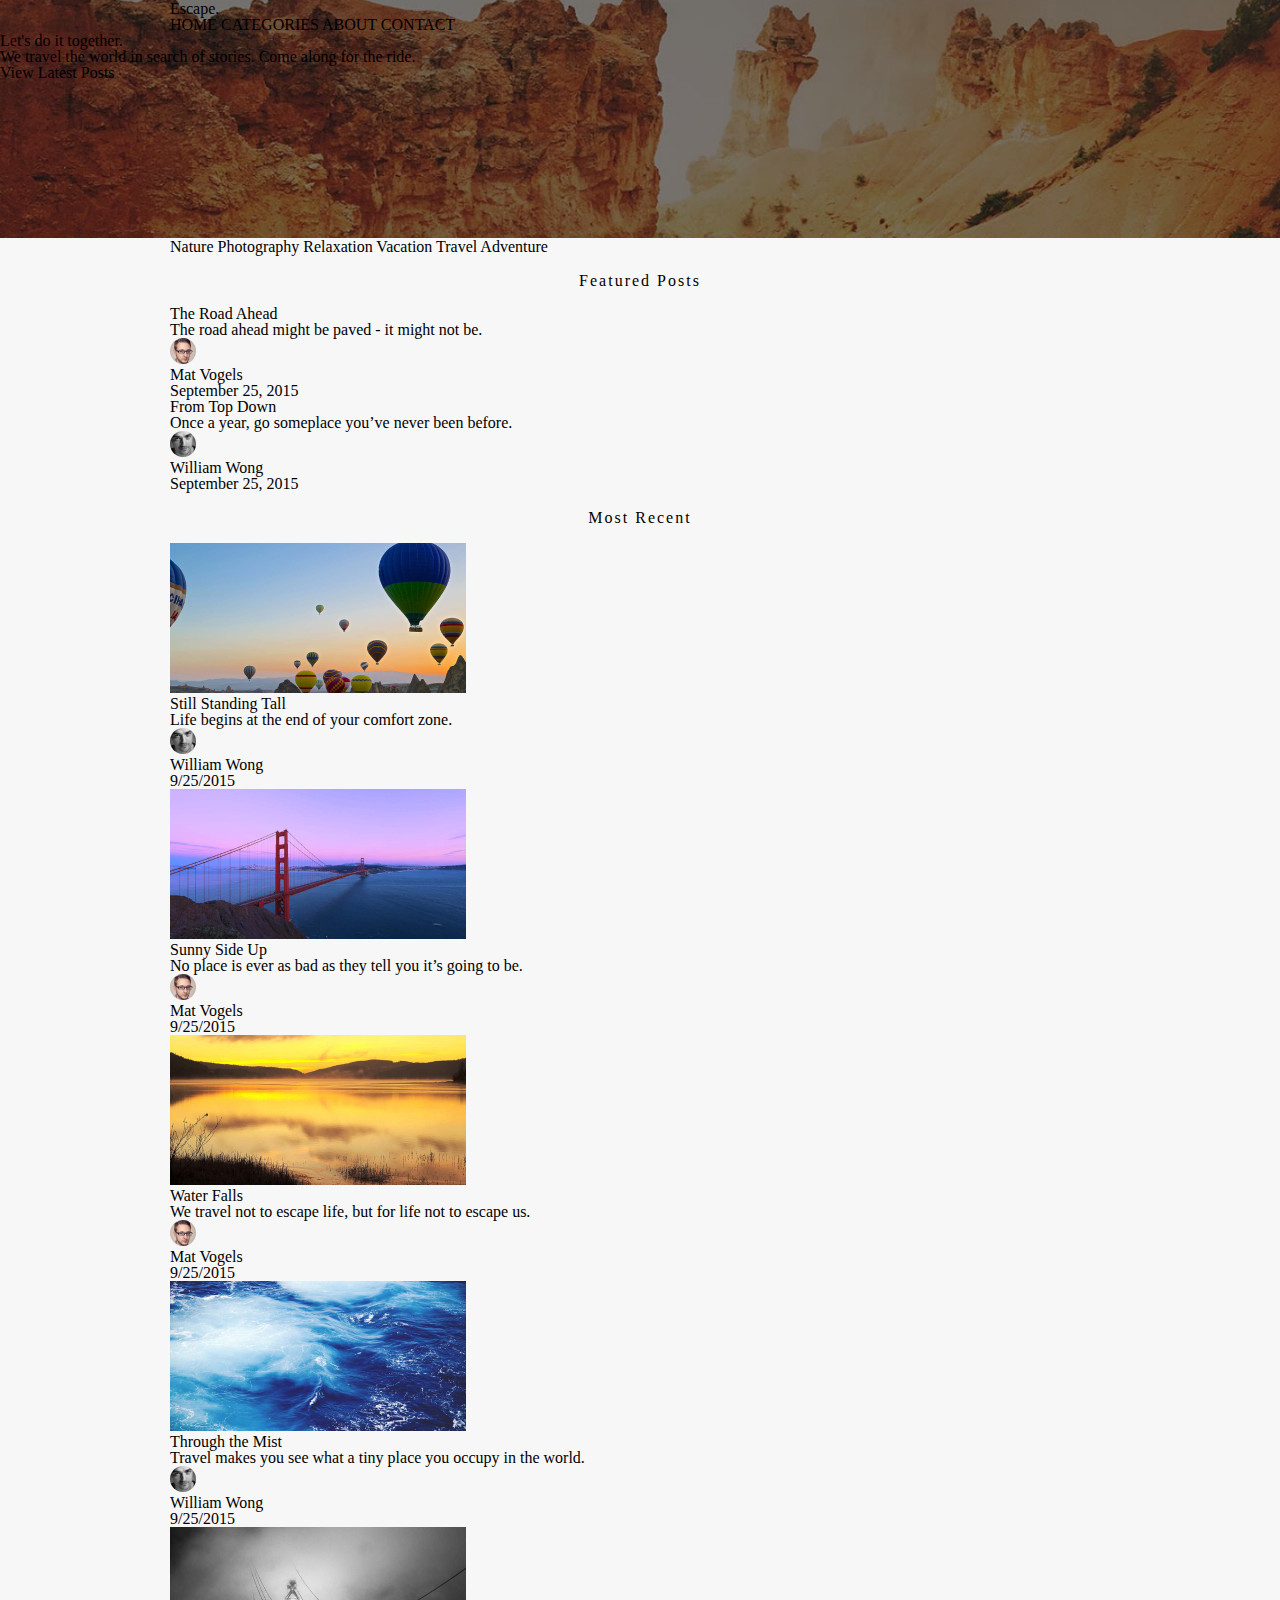
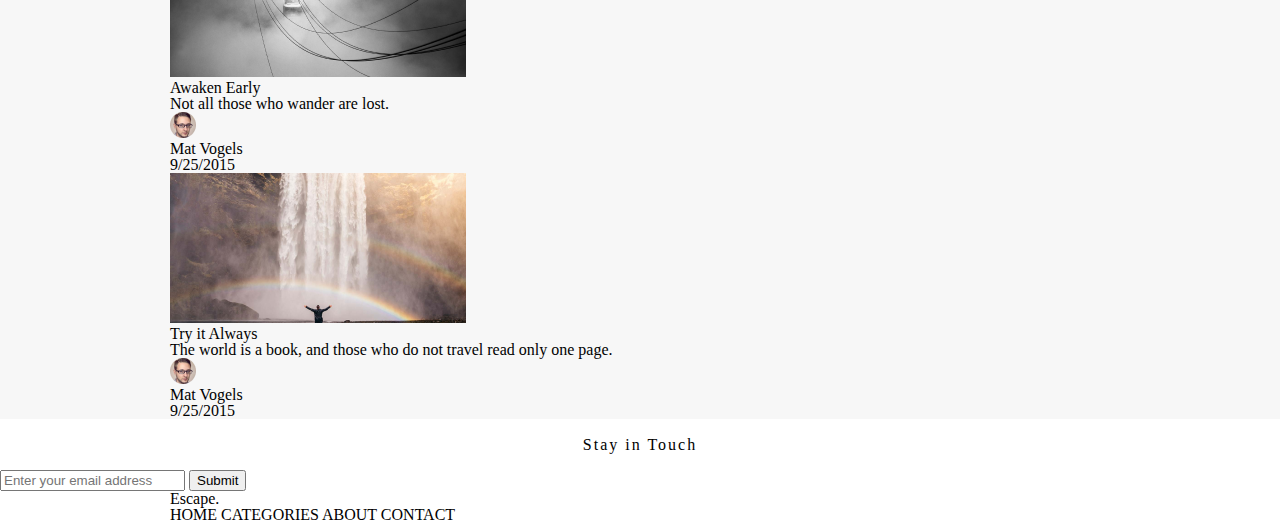
<file: index.html>
<!DOCTYPE html>
<html lang="ru">
<head>
    <meta charset="UTF-8">
    <meta http-equiv="X-UA-Compatible" content="IE=edge">
    <meta name="viewport" content="width=device-width, initial-scale=1.0">
    <link rel="stylesheet" href="verst01/null.css">
    <link rel="stylesheet" href="verst01/style.css">
    <link rel="preconnect" href="https://fonts.googleapis.com">
    <link rel="preconnect" href="https://fonts.gstatic.com" crossorigin>
    <link href="https://fonts.googleapis.com/css2?family=Lora:wght@400;700&family=Montserrat:wght@400;700&family=Oxygen:wght@300;400;700&display=swap" rel="stylesheet">
    <title>Document</title>
</head>
<body>
    <header>
        <div class="header__company company wrapper">
            <h2 class="company-name">Escape.</h2>
            <nav class="main-navigation">
                <a class="navigation__item" href="#">HOME</a>
                <a class="navigation__item" href="#">CATEGORIES</a>
                <a class="navigation__item" href="#">ABOUT</a>
                <a class="navigation__item" href="#">CONTACT</a>
            </nav>
        </div>
        <h1 class="main-title">Let's do it together.</h1>
        <p class="main-subtitle">We travel the world in search of stories. Come along for the ride.</p>
        <a href="#" class="a-button">View Latest Posts</a>
    </header>
    <main>
        <nav class="main__sub-navigation wrapper">
            <a class="sub-navigation__item" href="#">Nature</a>
            <a class="sub-navigation__item" href="#">Photography</a>
            <a class="sub-navigation__item" href="#">Relaxation</a>
            <a class="sub-navigation__item" href="#">Vacation</a>
            <a class="sub-navigation__item" href="#">Travel</a>
            <a class="sub-navigation__item" href="#">Adventure</a>
        </nav>

        <div class="main__news">
            <div class="main__news-content wrapper">
                <h3 class="news__title title">Featured Posts</h3>
                <div class="news__features-posts">
                    <div id="post1" class="featured-posts__picture">
                        <h3 class="picture__title">The Road Ahead</h3>
                        <p class="picture__subtitle">The road ahead might be paved - it might not be.</p>
                        <div class="picture__bottom">
                            <div class="user">
                                <img src="verst01/images/users/Mat.png" class="avatar">
                                <p class="name">Mat Vogels</p>
                            </div>
                            <p class="date">September 25, 2015</p>
                        </div>
                    </div>

                    <div id="post2" class="featured-posts__picture">
                        <h3 class="picture__title">From Top Down</h3>
                        <p class="picture__subtitle">Once a year, go someplace you’ve never been before.</p>
                        <div class="picture__bottom">
                            <div class="user">
                                <img src="verst01/images/users/William.png" class="avatar">
                                <p class="name">William Wong</p>
                            </div>
                            <p class="date">September 25, 2015</p>
                        </div>
                    </div>
                </div>

                <h3 class="news__title title">Most Recent</h3>
                <div class="news__most-recent wrapper">
                    <div class="news__content">
                        <div class="most-recent__post">
                            <img src="verst01/images/most-recent/1.png" class="post__picture">
                            <div class="post__titles">
                                <h3 class="post__title">Still Standing Tall</h3>
                                <p class="post__subtitle">Life begins at the end of your comfort zone.</p>
                            </div>
                            <div class="post__bottom">
                                <div class="user">
                                    <img src="verst01/images/users/William.png" class="avatar">
                                    <p class="name">William Wong</p>
                                </div>
                                <p class="date">9/25/2015</p>
                            </div>
                        </div>

                        <div class="most-recent__post">
                            <img src="verst01/images/most-recent/2.png" class="post__picture">
                            <div class="post__titles">
                                <h3 class="post__title">Sunny Side Up</h3>
                                <p class="post__subtitle">No place is ever as bad as they tell you it’s going to be.</p>
                            </div>
                            <div class="post__bottom">
                                <div class="user">
                                    <img src="verst01/images/users/Mat.png" class="avatar">
                                    <p class="name">Mat Vogels</p>
                                </div>
                                <p class="date">9/25/2015</p>
                            </div>
                        </div>

                        <div class="most-recent__post">
                            <img src="verst01/images/most-recent/3.png" class="post__picture">
                            <div class="post__titles">
                                <h3 class="post__title">Water Falls</h3>
                                <p class="post__subtitle">We travel not to escape life, but for life not to escape us.</p>
                            </div>
                            <div class="post__bottom">
                                <div class="user">
                                    <img src="verst01/images/users/Mat.png" class="avatar">
                                    <p class="name">Mat Vogels</p>
                                </div>
                                <p class="date">9/25/2015</p>
                            </div>
                        </div>
                    </div>

                    <div class="news__content wrapper">
                        <div class="most-recent__post">
                            <img src="verst01/images/most-recent/4.png" class="post__picture">
                            <div class="post__titles">
                                <h3 class="post__title">Through the Mist</h3>
                                <p class="post__subtitle">Travel makes you see what a tiny place you occupy in the world.</p>
                            </div>
                            <div class="post__bottom">
                                <div class="user">
                                    <img src="verst01/images/users/William.png" class="avatar">
                                    <p class="name">William Wong</p>
                                </div>
                                <p class="date">9/25/2015</p>
                            </div>
                        </div>

                        <div class="most-recent__post">
                            <img src="verst01/images/most-recent/5.png" class="post__picture">
                            <div class="post__titles">
                                <h3 class="post__title">Awaken Early</h3>
                                <p class="post__subtitle">Not all those who wander are lost.</p>
                            </div>
                            <div class="post__bottom">
                                <div class="user">
                                    <img src="verst01/images/users/Mat.png" class="avatar">
                                    <p class="name">Mat Vogels</p>
                                </div>
                                <p class="date">9/25/2015</p>
                            </div>
                        </div>

                        <div class="most-recent__post">
                            <img src="verst01/images/most-recent/6.png" class="post__picture">
                            <div class="post__titles">
                                <h3 class="post__title">Try it Always</h3>
                                <p class="post__subtitle">The world is a book, and those who do not travel read only one page.</p>
                            </div>
                            <div class="post__bottom">
                                <div class="user">
                                    <img src="verst01/images/users/Mat.png" class="avatar">
                                    <p class="name">Mat Vogels</p>
                                </div>
                                <p class="date">9/25/2015</p>
                            </div>
                        </div>
                    </div>
                </div>
            </div>
        </div>
    </main>

    <footer>
        <h3 class="footer__title title">Stay in Touch</h3>
        <form class="footer__form" action="#">
            <input type="email" placeholder="Enter your email address">
            <input type="submit">
        </form>
        <div class="footer__company-box">
            <div class="company wrapper">
                <h2 class="company-name">Escape.</h2>
                <nav class="main-navigation">
                    <a class="navigation__item" href="#">HOME</a>
                    <a class="navigation__item" href="#">CATEGORIES</a>
                    <a class="navigation__item" href="#">ABOUT</a>
                    <a class="navigation__item" href="#">CONTACT</a>
                </nav>
            </div>
        </div>
    </footer>
</body>
</html>
</file>
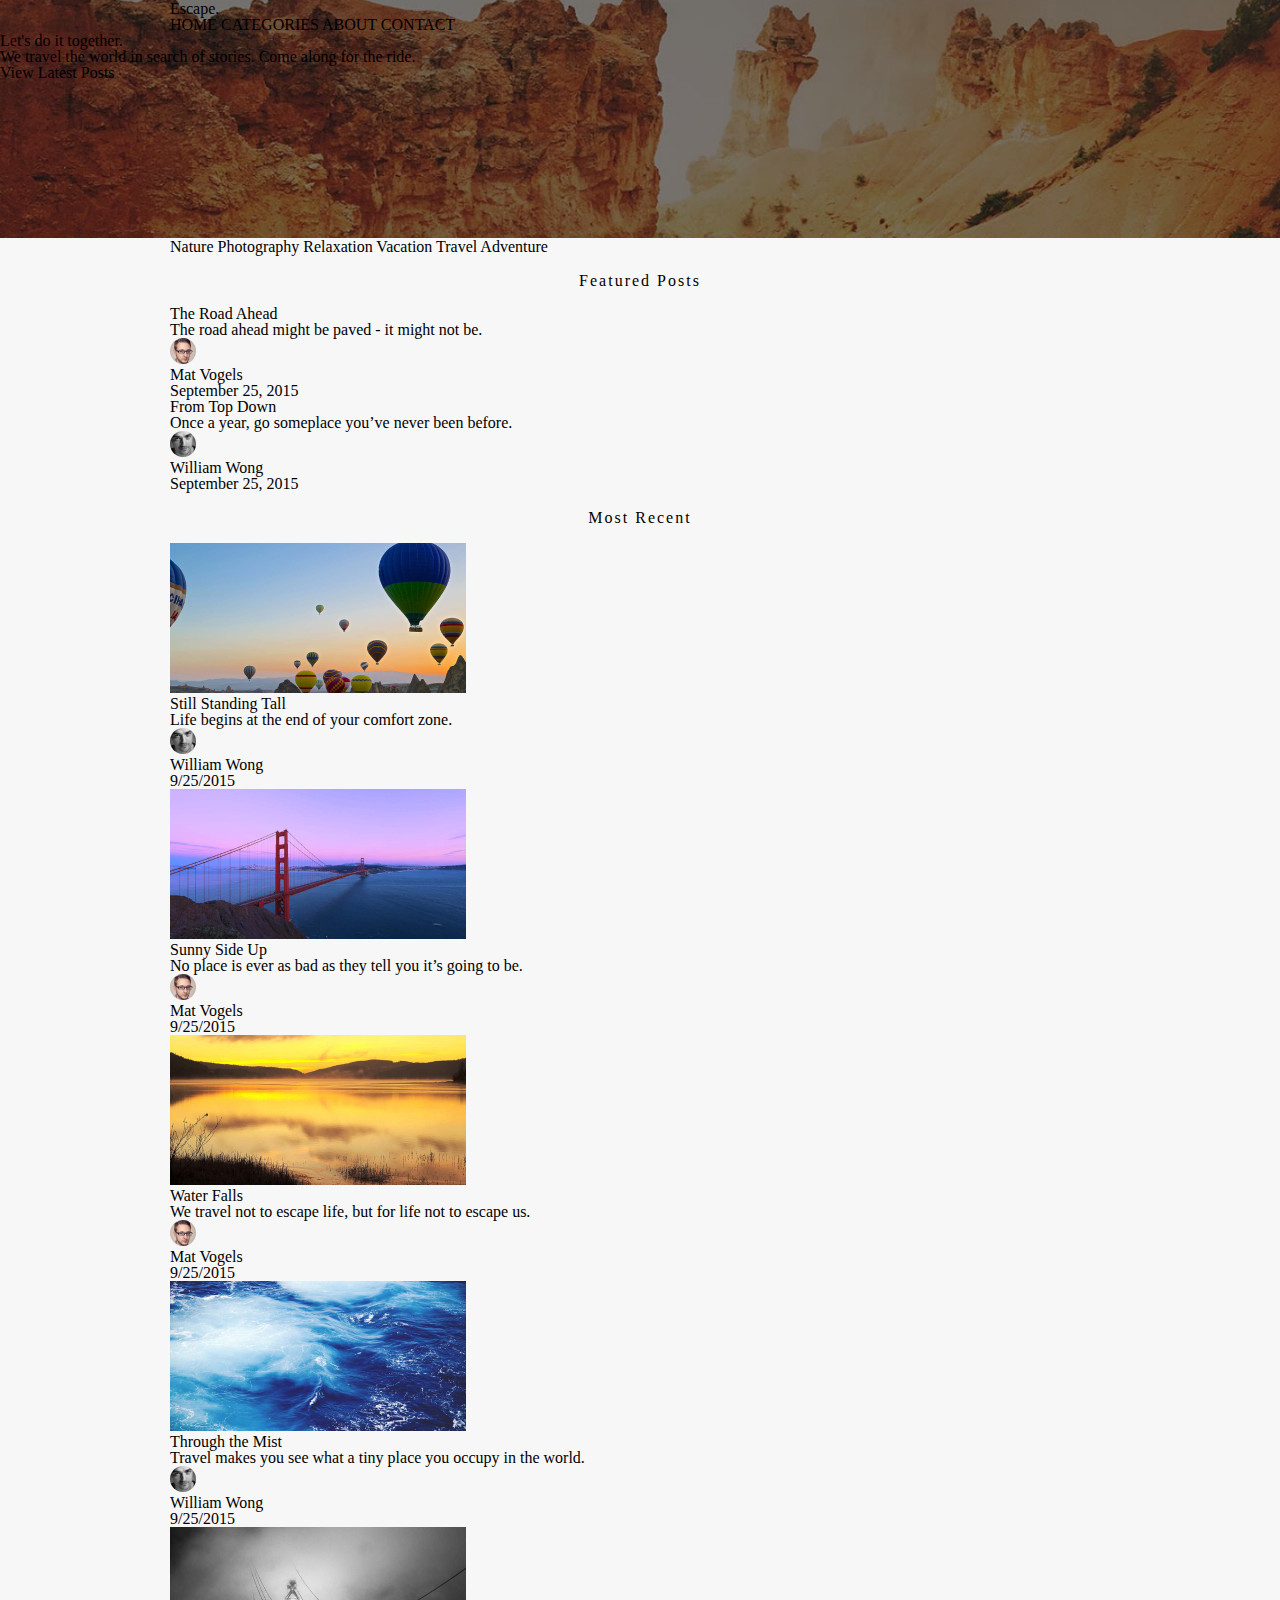
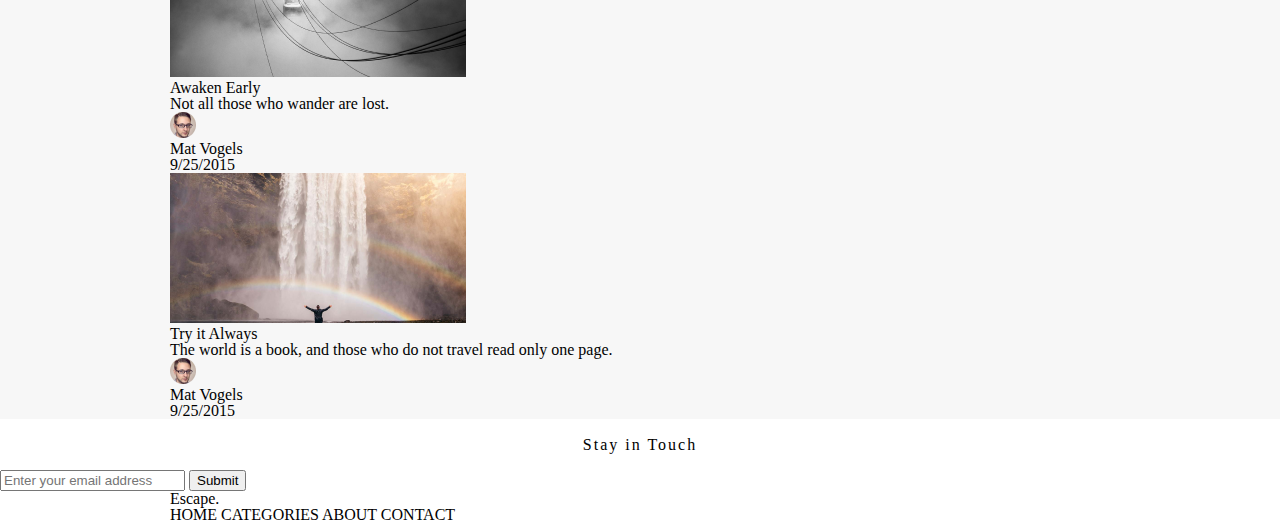
<file: verst01/index.html>
<!DOCTYPE html>
<html lang="ru">
<head>
    <meta charset="UTF-8">
    <meta http-equiv="X-UA-Compatible" content="IE=edge">
    <meta name="viewport" content="width=device-width, initial-scale=1.0">
    <link rel="stylesheet" href="null.css">
    <link rel="stylesheet" href="style.css">
    <link rel="preconnect" href="https://fonts.googleapis.com">
    <link rel="preconnect" href="https://fonts.gstatic.com" crossorigin>
    <link href="https://fonts.googleapis.com/css2?family=Lora:wght@400;700&family=Montserrat:wght@400;700&family=Oxygen:wght@300;400;700&display=swap" rel="stylesheet">
    <title>Document</title>
</head>
<body>
    <header>
        <div class="header__company company wrapper">
            <h2 class="company-name">Escape.</h2>
            <nav class="main-navigation">
                <a class="navigation__item" href="#">HOME</a>
                <a class="navigation__item" href="#">CATEGORIES</a>
                <a class="navigation__item" href="#">ABOUT</a>
                <a class="navigation__item" href="#">CONTACT</a>
            </nav>
        </div>
        <h1 class="main-title">Let's do it together.</h1>
        <p class="main-subtitle">We travel the world in search of stories. Come along for the ride.</p>
        <a href="#" class="a-button">View Latest Posts</a>
    </header>
    <main>
        <nav class="main__sub-navigation wrapper">
            <a class="sub-navigation__item" href="#">Nature</a>
            <a class="sub-navigation__item" href="#">Photography</a>
            <a class="sub-navigation__item" href="#">Relaxation</a>
            <a class="sub-navigation__item" href="#">Vacation</a>
            <a class="sub-navigation__item" href="#">Travel</a>
            <a class="sub-navigation__item" href="#">Adventure</a>
        </nav>

        <div class="main__news">
            <div class="main__news-content wrapper">
                <h3 class="news__title title">Featured Posts</h3>
                <div class="news__features-posts">
                    <div id="post1" class="featured-posts__picture">
                        <h3 class="picture__title">The Road Ahead</h3>
                        <p class="picture__subtitle">The road ahead might be paved - it might not be.</p>
                        <div class="picture__bottom">
                            <div class="user">
                                <img src="images/users/Mat.png" class="avatar">
                                <p class="name">Mat Vogels</p>
                            </div>
                            <p class="date">September 25, 2015</p>
                        </div>
                    </div>

                    <div id="post2" class="featured-posts__picture">
                        <h3 class="picture__title">From Top Down</h3>
                        <p class="picture__subtitle">Once a year, go someplace you’ve never been before.</p>
                        <div class="picture__bottom">
                            <div class="user">
                                <img src="images/users/William.png" class="avatar">
                                <p class="name">William Wong</p>
                            </div>
                            <p class="date">September 25, 2015</p>
                        </div>
                    </div>
                </div>

                <h3 class="news__title title">Most Recent</h3>
                <div class="news__most-recent wrapper">
                    <div class="news__content">
                        <div class="most-recent__post">
                            <img src="images/most-recent/1.png" class="post__picture">
                            <div class="post__titles">
                                <h3 class="post__title">Still Standing Tall</h3>
                                <p class="post__subtitle">Life begins at the end of your comfort zone.</p>
                            </div>
                            <div class="post__bottom">
                                <div class="user">
                                    <img src="images/users/William.png" class="avatar">
                                    <p class="name">William Wong</p>
                                </div>
                                <p class="date">9/25/2015</p>
                            </div>
                        </div>

                        <div class="most-recent__post">
                            <img src="images/most-recent/2.png" class="post__picture">
                            <div class="post__titles">
                                <h3 class="post__title">Sunny Side Up</h3>
                                <p class="post__subtitle">No place is ever as bad as they tell you it’s going to be.</p>
                            </div>
                            <div class="post__bottom">
                                <div class="user">
                                    <img src="images/users/Mat.png" class="avatar">
                                    <p class="name">Mat Vogels</p>
                                </div>
                                <p class="date">9/25/2015</p>
                            </div>
                        </div>

                        <div class="most-recent__post">
                            <img src="images/most-recent/3.png" class="post__picture">
                            <div class="post__titles">
                                <h3 class="post__title">Water Falls</h3>
                                <p class="post__subtitle">We travel not to escape life, but for life not to escape us.</p>
                            </div>
                            <div class="post__bottom">
                                <div class="user">
                                    <img src="images/users/Mat.png" class="avatar">
                                    <p class="name">Mat Vogels</p>
                                </div>
                                <p class="date">9/25/2015</p>
                            </div>
                        </div>
                    </div>

                    <div class="news__content wrapper">
                        <div class="most-recent__post">
                            <img src="images/most-recent/4.png" class="post__picture">
                            <div class="post__titles">
                                <h3 class="post__title">Through the Mist</h3>
                                <p class="post__subtitle">Travel makes you see what a tiny place you occupy in the world.</p>
                            </div>
                            <div class="post__bottom">
                                <div class="user">
                                    <img src="images/users/William.png" class="avatar">
                                    <p class="name">William Wong</p>
                                </div>
                                <p class="date">9/25/2015</p>
                            </div>
                        </div>

                        <div class="most-recent__post">
                            <img src="images/most-recent/5.png" class="post__picture">
                            <div class="post__titles">
                                <h3 class="post__title">Awaken Early</h3>
                                <p class="post__subtitle">Not all those who wander are lost.</p>
                            </div>
                            <div class="post__bottom">
                                <div class="user">
                                    <img src="images/users/Mat.png" class="avatar">
                                    <p class="name">Mat Vogels</p>
                                </div>
                                <p class="date">9/25/2015</p>
                            </div>
                        </div>

                        <div class="most-recent__post">
                            <img src="images/most-recent/6.png" class="post__picture">
                            <div class="post__titles">
                                <h3 class="post__title">Try it Always</h3>
                                <p class="post__subtitle">The world is a book, and those who do not travel read only one page.</p>
                            </div>
                            <div class="post__bottom">
                                <div class="user">
                                    <img src="images/users/Mat.png" class="avatar">
                                    <p class="name">Mat Vogels</p>
                                </div>
                                <p class="date">9/25/2015</p>
                            </div>
                        </div>
                    </div>
                </div>
            </div>
        </div>
    </main>

    <footer>
        <h3 class="footer__title title">Stay in Touch</h3>
        <form class="footer__form" action="#">
            <input type="email" placeholder="Enter your email address">
            <input type="submit">
        </form>
        <div class="footer__company-box">
            <div class="company wrapper">
                <h2 class="company-name">Escape.</h2>
                <nav class="main-navigation">
                    <a class="navigation__item" href="#">HOME</a>
                    <a class="navigation__item" href="#">CATEGORIES</a>
                    <a class="navigation__item" href="#">ABOUT</a>
                    <a class="navigation__item" href="#">CONTACT</a>
                </nav>
            </div>
        </div>
    </footer>
</body>
</html>
</file>
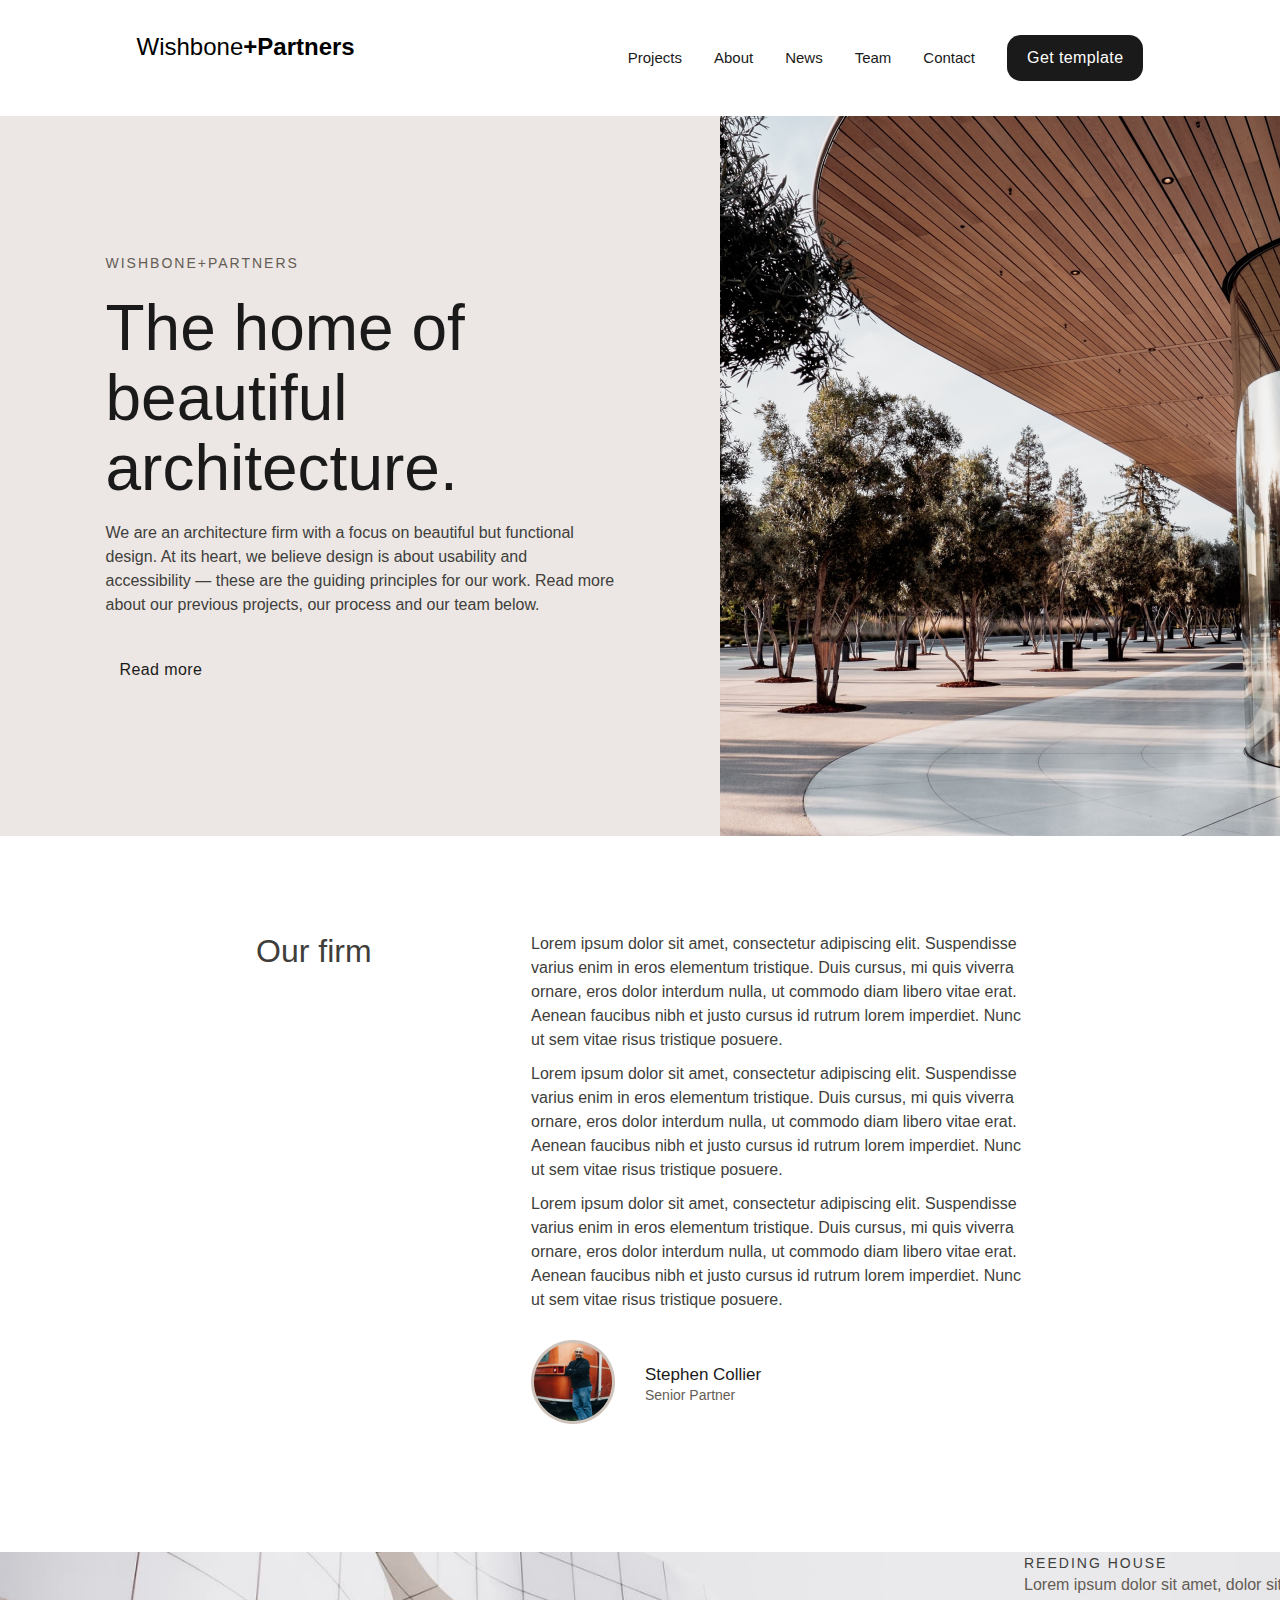
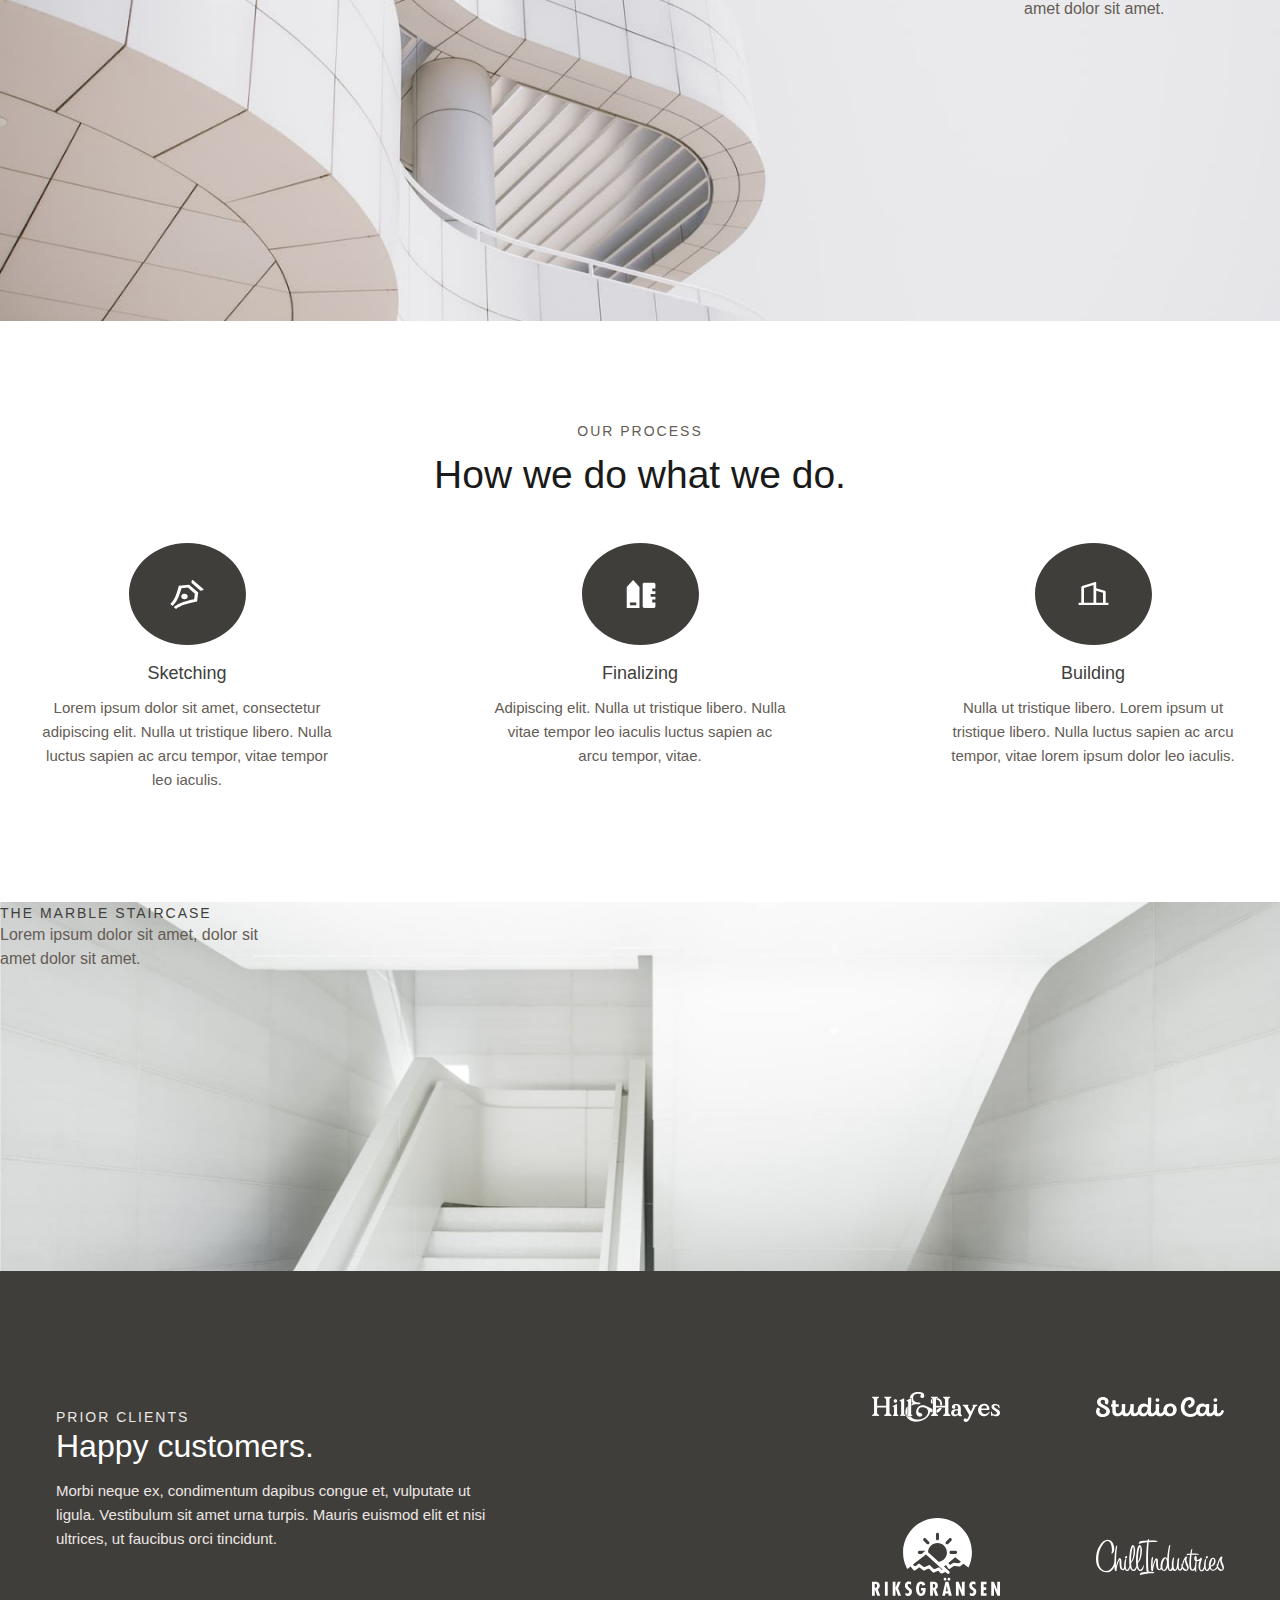
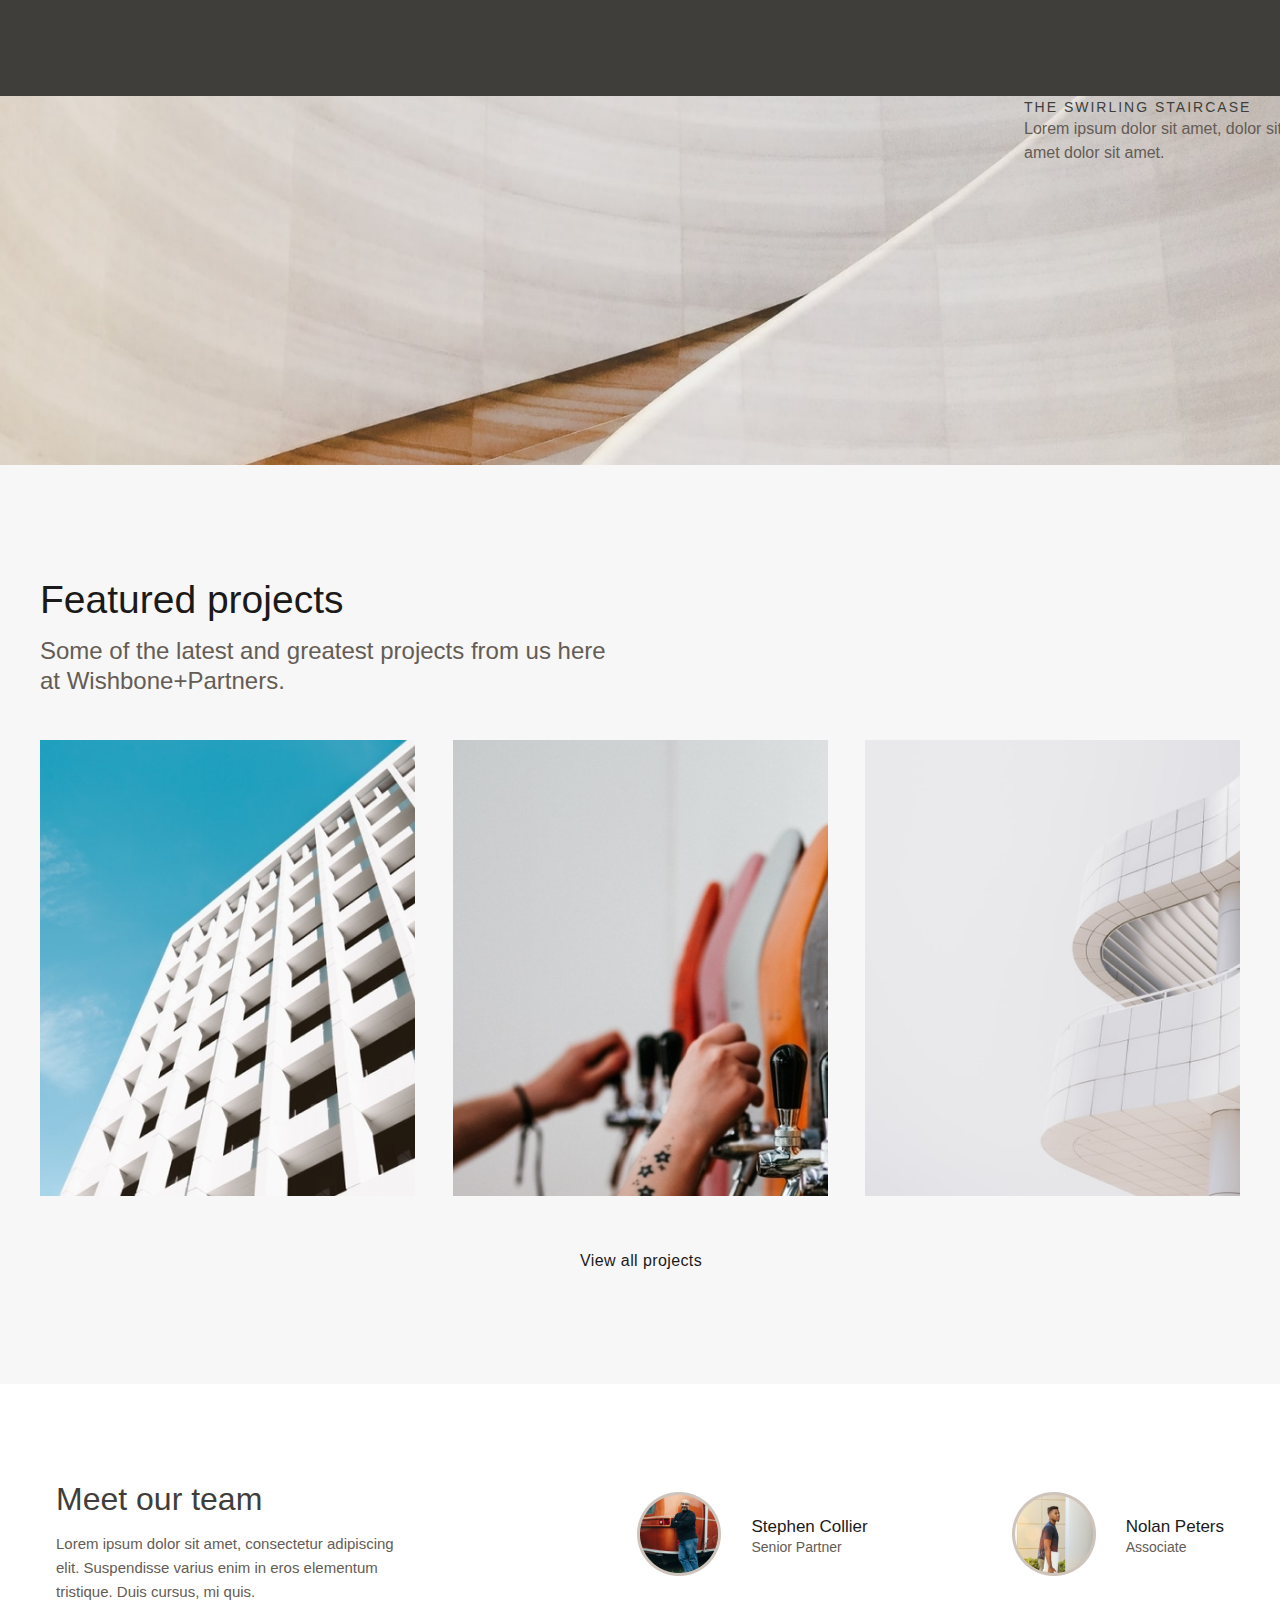
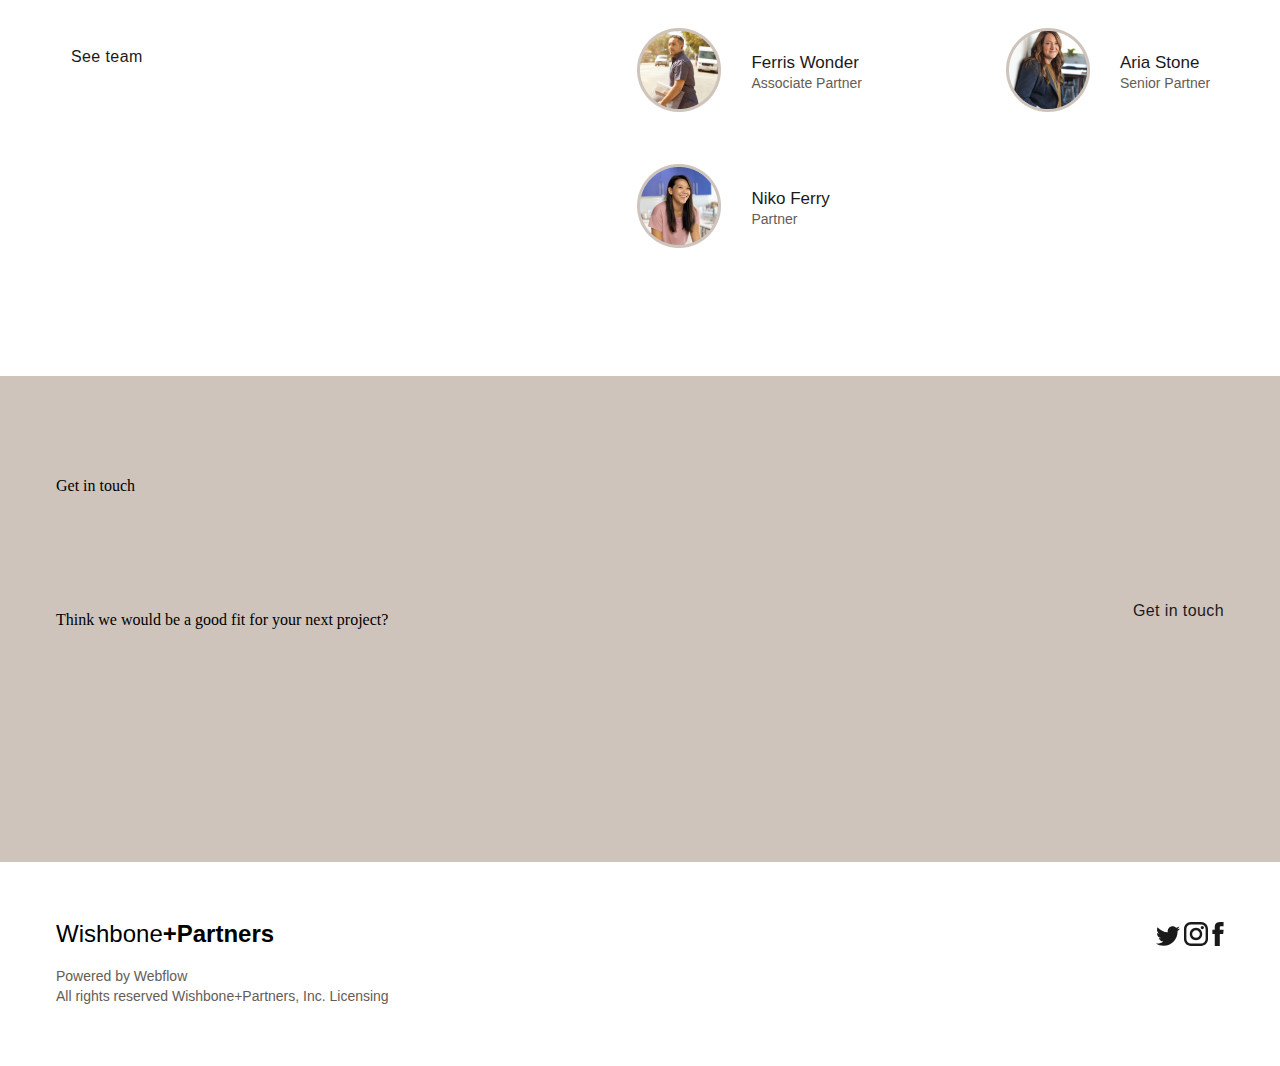
<file: verst02/index.html>
<!DOCTYPE html>
<html lang="en">
<head>
    <meta charset="UTF-8">
    <title>Title</title>
    <link rel="stylesheet" href="null.css">
    <link rel="stylesheet" href="style.css">
</head>
<body>
    <header>
        <h2 class="company-name">Wishbone<span>+Partners</span></h2>

        <nav>
            <a href="#" class="header__nav-item">Projects</a>
            <a href="#" class="header__nav-item">About</a>
            <a href="#" class="header__nav-item">News</a>
            <a href="#" class="header__nav-item">Team</a>
            <a href="#" class="header__nav-item">Contact</a>
            <a href="#" class="header__rounded-link">Get template</a>
        </nav>
    </header>
    <main>
        <section class="company-knowledge">
            <div class="company-knowledge__content">
                <div class="company-knowledge__title-block">
                    <p class="company-knowledge__company-name">Wishbone+Partners</p>
                    <h1 class="company-knowledge__title">The home of beautiful architecture.</h1>
                    <p class="company-knowledge__subtitle">We are an architecture firm with a focus on beautiful
                        but functional design. At its heart, we believe design is about usability
                        and accessibility — these are the guiding principles for our work.
                        Read more about our previous projects, our process and our team below.</p>
                    <a href="#" class="company-knowledge__readmore">Read more</a>
                </div>
                <img src="images/company-knowledge/image-block.png" alt="avatar" class="company-knowledge__image-block">
            </div>
        </section>

        <section class="our-firm">
            <h2 class="our-firm__title">Our firm</h2>
            <div class="our-firm__text-block">
                <p class="our-form__text">Lorem ipsum dolor sit amet, consectetur adipiscing elit.
                    Suspendisse varius enim in eros elementum tristique.
                    Duis cursus, mi quis viverra ornare, eros dolor interdum nulla, ut commodo diam
                    libero vitae erat. Aenean faucibus nibh
                    et justo cursus id rutrum lorem imperdiet. Nunc ut sem vitae
                    risus tristique posuere.</p>
                <p class="our-form__text">Lorem ipsum dolor sit amet, consectetur adipiscing elit.
                    Suspendisse varius enim in eros elementum tristique.
                    Duis cursus, mi quis viverra ornare, eros dolor interdum nulla, ut commodo diam
                    libero vitae erat. Aenean faucibus nibh
                    et justo cursus id rutrum lorem imperdiet. Nunc ut sem vitae
                    risus tristique posuere.</p>
                <p class="our-form__text">Lorem ipsum dolor sit amet, consectetur adipiscing elit.
                    Suspendisse varius enim in eros elementum tristique.
                    Duis cursus, mi quis viverra ornare, eros dolor interdum nulla, ut commodo diam
                    libero vitae erat. Aenean faucibus nibh
                    et justo cursus id rutrum lorem imperdiet. Nunc ut sem vitae
                    risus tristique posuere.</p>
                <div class="our-firm__author">
                    <img src="images/our-firm/Stephen.png" alt="Stephen" class="author__avatar">
                    <div class="author__name-block author">
                        <p class="author__name">Stephen Collier</p>
                        <p class="author__post">Senior Partner</p>
                    </div>
                </div>
            </div>
        </section>
    </main>

    <section id="image-block1" class="image-block">
        <div class="image-block__text">
            <h3 class="image-block__title">Reeding House</h3>
            <p class="image-block__subtitle">Lorem ipsum dolor sit amet, dolor sit amet dolor sit amet.</p>
        </div>
    </section>

    <section class="our-procces">
        <h3 class="our-procces__name">Our process</h3>
        <h2 class="our-procces__title">How we do what we do.</h2>
        <div class="our-procces__gallery">
            <div class="gallery__item">
                <img src="images/gallery/1.svg" alt="1" class="gallery__svg">
                <h3 class="gallery__title">Sketching</h3>
                <p class="gallery__subtitle">Lorem ipsum dolor sit amet, consectetur adipiscing elit.
                    Nulla ut tristique libero.
                    Nulla luctus sapien ac arcu tempor, vitae tempor leo iaculis.</p>
            </div>
            <div class="gallery__item">
                <img src="images/gallery/2.svg" alt="2" class="gallery__svg">
                <h3 class="gallery__title">Finalizing</h3>
                <p class="gallery__subtitle">Adipiscing elit. Nulla ut tristique libero.
                    Nulla vitae tempor leo iaculis luctus sapien ac arcu tempor, vitae.</p>
            </div>
            <div class="gallery__item">
                <img src="images/gallery/3.svg" alt="3" class="gallery__svg">
                <h3 class="gallery__title">Building</h3>
                <p class="gallery__subtitle">Nulla ut tristique libero. Lorem ipsum ut tristique libero.
                    Nulla luctus sapien ac arcu tempor, vitae lorem ipsum dolor leo iaculis.</p>
            </div>
        </div>
    </section>

    <section id="image-block2" class="image-block">
        <h3 class="image-block__title">The marble staircase</h3>
        <p class="image-block__subtitle">Lorem ipsum dolor sit amet, dolor sit amet dolor sit amet.</p>
    </section>

    <section class="customers">
        <div class="customers__content">
            <div class="customers__text-block">
                <h4 class="customers__name">prior clients</h4>
                <h3 class="customers__title">Happy customers.</h3>
                <p class="customers__text">Morbi neque ex, condimentum dapibus congue et, vulputate ut ligula.
                    Vestibulum sit amet urna turpis.
                    Mauris euismod elit et nisi ultrices, ut faucibus orci tincidunt.</p>
            </div>
            <div class="customers_images">
                <div class="images__block">
                    <img src="images/customers/1.svg" alt="1" class="images__image">
                    <img src="images/customers/2.svg" alt="2" class="images__image">
                </div>
                <div class="images__block">
                    <img src="images/customers/3.svg" alt="3" class="images__image">
                    <img src="images/customers/4.svg" alt="4" class="images__image">
                </div>
            </div>
        </div>
    </section>

    <section class="image-block" id="image-block3">
        <div class="image-block__text">
            <h3 class="image-block__title">The swirling staircase</h3>
            <p class="image-block__subtitle">Lorem ipsum dolor sit amet, dolor sit amet dolor sit amet.</p>
        </div>
    </section>

    <section class="featured-projects">
        <div class="featured-projects__content">
            <h3 class="featured-projects__title">Featured projects</h3>
            <p class="featured-projects__subtitle">Some of the latest and greatest projects
                from us here at Wishbone+Partners.</p>
            <div class="featured-projects__gallery">
                <img src="images/featured-projects/1.png" alt="1" class="featured-projects__gallery-item">
                <img src="images/featured-projects/2.png" alt="2" class="featured-projects__gallery-item">
                <img src="images/featured-projects/3.png" alt="3" class="featured-projects__gallery-item">
            </div>
            <a href="#" class="featured-projects__view">View all projects</a>
        </div>
    </section>

    <section class="team">
        <div class="team__text-block">
            <h3 class="team__title">Meet our team</h3>
            <p class="team__subtitle">Lorem ipsum dolor sit amet, consectetur adipiscing elit.
                Suspendisse varius enim in eros elementum tristique. Duis cursus, mi quis.</p>
            <a href="#" class="team__see-team">See team</a>
        </div>
        <div class="team__images">
            <div class="team__images-block">
                <div class="team__images-item">
                    <img src="images/authors/Stephen.png" alt="Stephen" class="author__avatar">
                    <div class="author">
                        <p class="author__name">Stephen Collier</p>
                        <p class="author__post">Senior Partner</p>
                    </div>
                </div>
                <div class="team__images-item">
                    <img src="images/authors/Nolan.png" alt="Nolan" class="author__avatar">
                    <div class="author">
                        <p class="author__name">Nolan Peters</p>
                        <p class="author__post">Associate</p>
                    </div>
                </div>
            </div>
            <div class="team__images-block">
                <div class="team__images-item">
                    <img src="images/authors/Ferris.png" alt="Ferris" class="author__avatar">
                    <div class="author">
                        <p class="author__name">Ferris Wonder</p>
                        <p class="author__post">Associate Partner</p>
                    </div>
                </div>
                <div class="team__images-item">
                    <img src="images/authors/Aria.png" alt="Aria" class="author__avatar">
                    <div class="author">
                        <p class="author__name">Aria Stone</p>
                        <p class="author__post">Senior Partner</p>
                    </div>
                </div>
            </div>
            <div class="team__images-block">
                <div class="team__images-item">
                    <img src="images/authors/Niko.png" alt="Niko" class="author__avatar">
                    <div class="author">
                        <p class="author__name">Niko Ferry</p>
                        <p class="author__post">Partner</p>
                    </div>
                </div>
            </div>
        </div>
    </section>

    <section class="get-in-touch">
        <div class="get-in-touch__content">
            <div class="get-in-touch__block">
                <p class="get-in-touch">Get in touch</p>
                <h3 class="get-in-touch">Think we would be a good fit for your next project?</h3>
            </div>
            <a href="#" class="get-in-touch__button">Get in touch</a>
        </div>
    </section>

    <footer>
        <div class="footer__block">
            <h2 class="company-name">Wishbone<span>+Partners</span></h2>
            <p class="footer__powered">Powered by Webflow</p>
            <p class="rights">All rights reserved Wishbone+Partners, Inc. Licensing</p>
        </div>
        <div class="footer__block">
            <img src="images/footer/twitter.svg" alt="twitter" class="footer__img">
            <img src="images/footer/instagram.svg" alt="instagram" class="footer__img">
            <img src="images/footer/facebook.svg" alt="facebook" class="footer__img">
        </div>
    </footer>
</body>
</html>
</file>
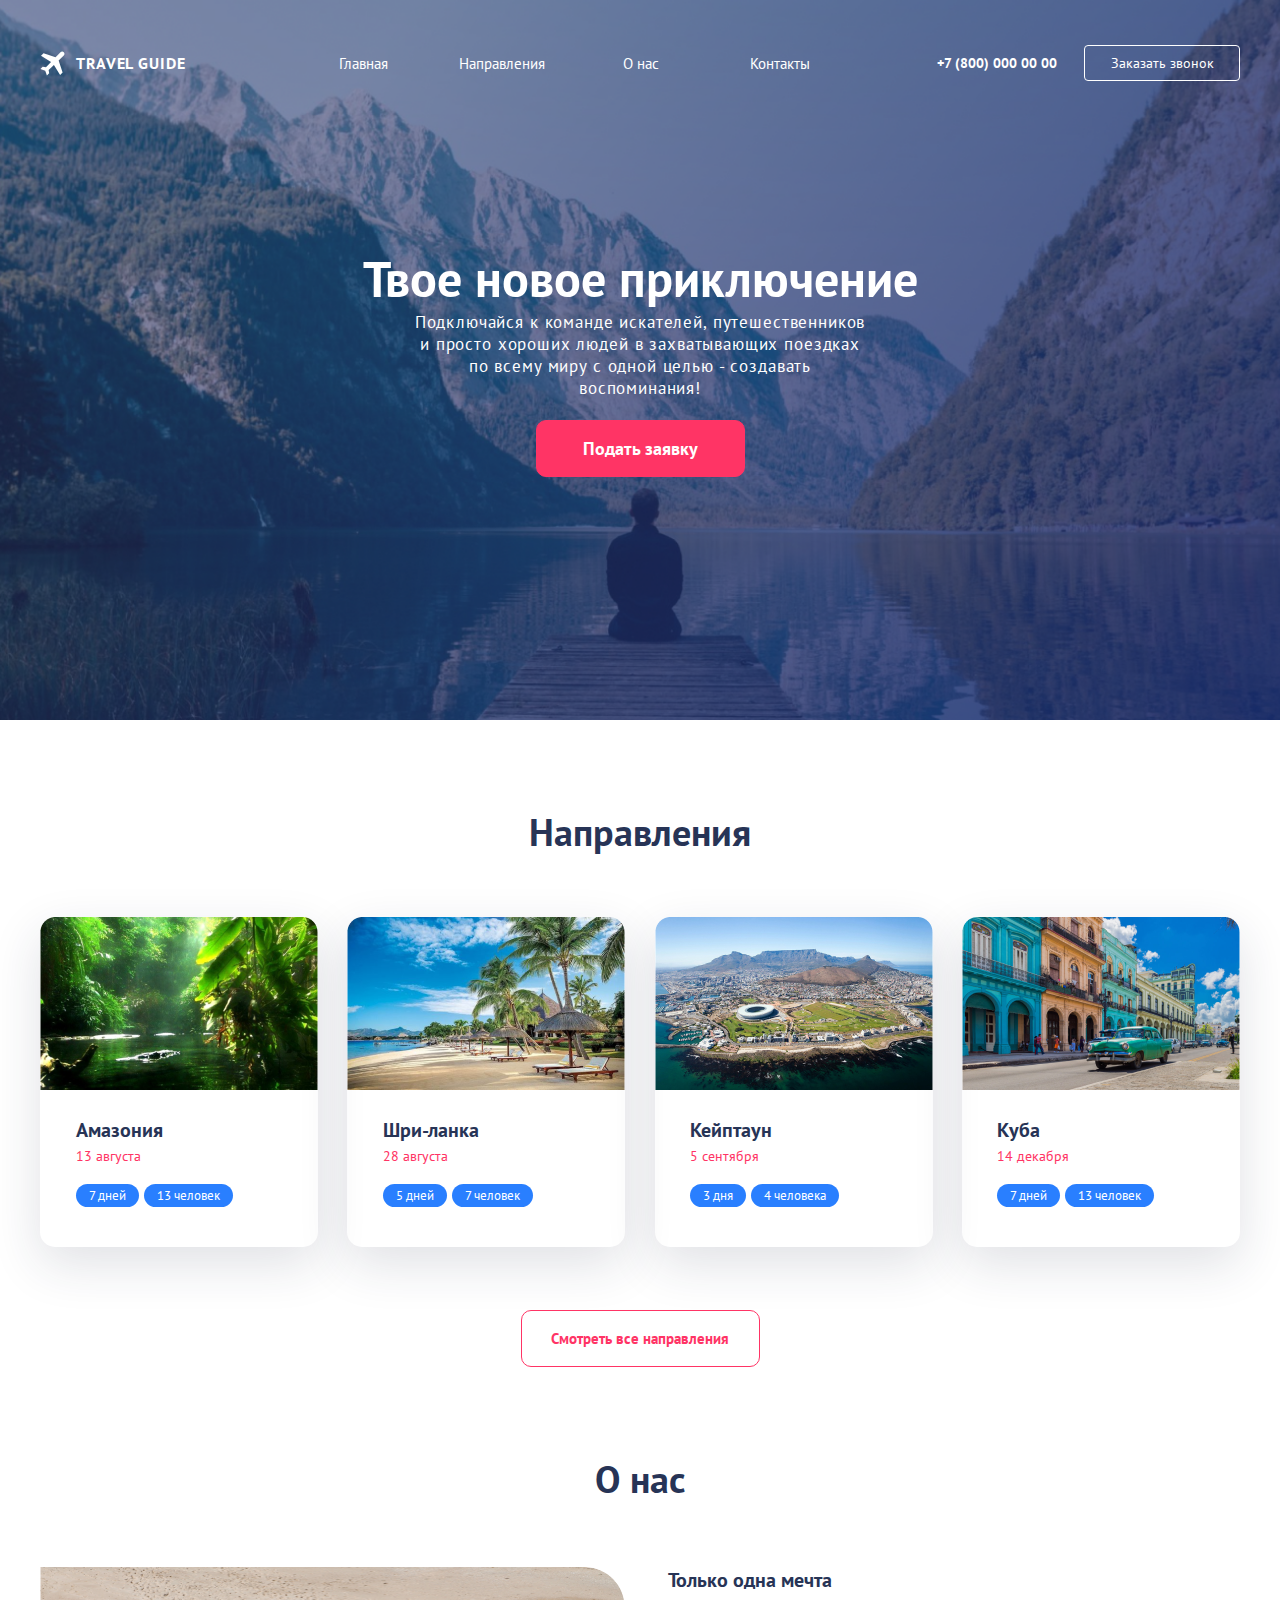
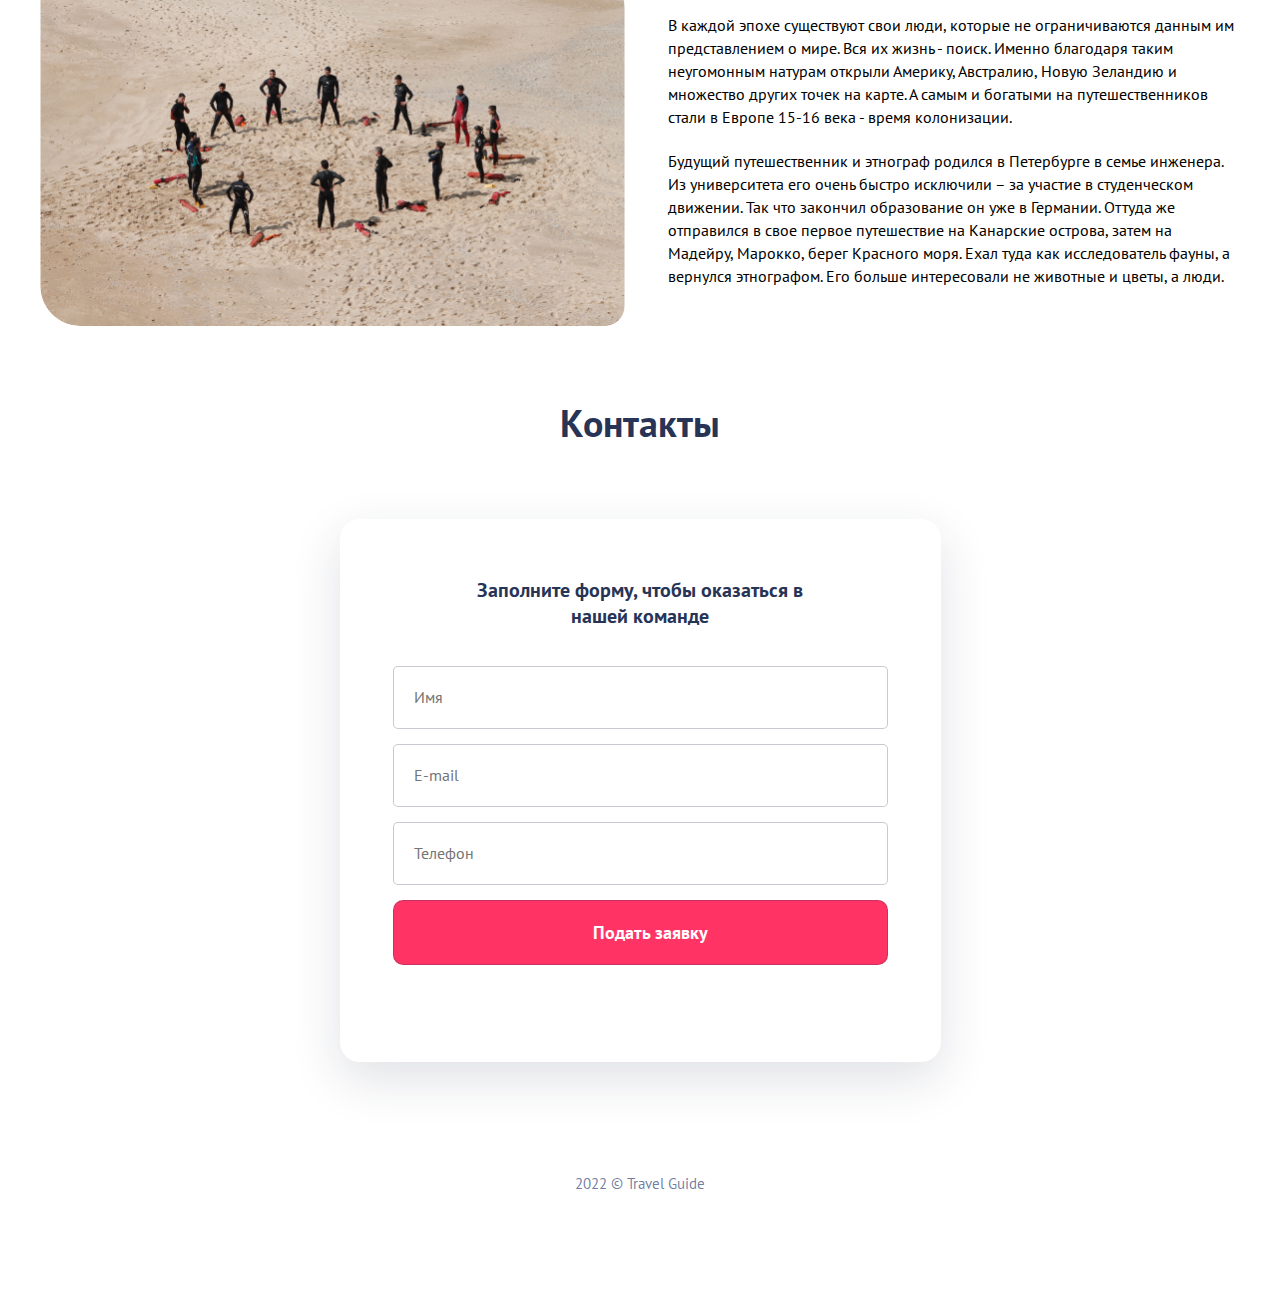
<file: verst03/index.html>
<!doctype html>
<html lang="ru">
<head>
    <meta charset="UTF-8">
    <meta name="viewport"
          content="width=device-width, user-scalable=no, initial-scale=1.0, maximum-scale=1.0, minimum-scale=1.0">
    <meta http-equiv="X-UA-Compatible" content="ie=edge">
    <link rel="stylesheet" href="style.css">
    <link rel="preconnect" href="https://fonts.googleapis.com">
    <link rel="preconnect" href="https://fonts.gstatic.com" crossorigin>
    <link href="https://fonts.googleapis.com/css2?family=PT+Sans:wght@400;700&display=swap" rel="stylesheet">
    <title>Travel Guide</title>
</head>
<body>
    <header>
        <div class="header__content wrapper">
            <div class="header__menu">
                <div class="burger">
                    <div class="burger__menu">
                        <a href="#" class="burger__item">Главная</a>
                        <a href="#" class="burger__item">Направления</a>
                        <a href="#" class="burger__item">О нас</a>
                        <a href="#" class="burger__item">Контакты</a>
                        <a href="tel:+78000000000" class="burger__item">+7 (800) 000 00 00</a>
                    </div>
                </div>
                <div class="logo">
                    <img src="images/header/logo.svg" alt="logo" class="logo__svg">
                    <h3 class="logo__name">Travel guide</h3>
                </div>
                <nav class="nav">
                    <a href="#" class="nav__item">Главная</a>
                    <a href="#" class="nav__item">Направления</a>
                    <a href="#" class="nav__item">О нас</a>
                    <a href="#" class="nav__item">Контакты</a>
                </nav>
                <div class="header__tel">
                    <a href="tel:+78000000000" class="header__telephone">+7 (800) 000 00 00</a>
                    <a href="#" type="" class="header__call">Заказать звонок</a>
                </div>
            </div>
            <div class="header__title big-title">
                <h1 class="big-title__h1">Твое новое приключение</h1>
                <p class="big-title__subtitle">Подключайся к команде искателей, путешественников и просто хороших людей в захватывающих поездках по всему миру с одной целью - создавать воспоминания!</p>
                <div class="a-center"><a href="#" class="header__get-application">Подать заявку</a></div>
            </div>
        </div>
    </header>

    <main class="wrapper">
        <div class="main__directions directions">
            <h2 class="directions__title title">Направления</h2>
            <div class="directions__gallery">
                <div class="card">
                    <img src="images/gallery/1.png" alt="img" class="card__img">
                    <div class="card__wrapper">
                        <h3 class="card__place">Амазония</h3>
                        <p class="card__date">13 августа</p>
                        <div class="card__conditions">
                            <span class="card__condition">7 дней</span>
                            <span class="card__condition">13 человек</span>
                        </div>
                    </div>
                </div>

                <div class="card">
                    <img src="images/gallery/2.png" alt="img" class="card__img">
                    <div class="card__wrapper">
                        <h3 class="card__place">Шри-ланка</h3>
                        <p class="card__date">28 августа</p>
                        <div class="card__conditions">
                            <span class="card__condition">5 дней</span>
                            <span class="card__condition">7 человек</span>
                        </div>
                    </div>
                </div>

                <div class="card">
                    <img src="images/gallery/3.png" alt="img" class="card__img">
                    <div class="card__wrapper">
                        <h3 class="card__place">Кейптаун</h3>
                        <p class="card__date">5 сентября</p>
                        <div class="card__conditions">
                            <span class="card__condition">3 дня</span>
                            <span class="card__condition">4 человека</span>
                        </div>
                    </div>
                </div>

                <div class="card">
                    <img src="images/gallery/4.png" alt="img" class="card__img">
                    <div class="card__wrapper">
                        <h3 class="card__place">Куба</h3>
                        <p class="card__date">14 декабря</p>
                        <div class="card__conditions">
                            <span class="card__condition">7 дней</span>
                            <span class="card__condition">13 человек</span>
                        </div>
                    </div>
                </div>
            </div>

            <div class="a-center"><a href="#" class="main__view">Смотреть все направления</a></div>
        </div>

        <div class="about-us">
            <h2 class="about-us__title title">О нас</h2>
            <div class="about-us__block">
                <img src="images/about-us.png" alt="img" class="about-us__img">
                <div class="about-us__text-block">
                    <h3 class="about-us__h3">Только одна мечта</h3>
                    <p class="about-us__text">В каждой эпохе существуют свои люди, которые не ограничиваются данным им представлением о мире.
                        Вся их жизнь - поиск. Именно благодаря таким неугомонным натурам открыли Америку, Австралию, Новую Зеландию и множество других точек на карте.
                        А самым и богатыми на путешественников стали в Европе 15-16 века - время колонизации.</p>
                    <p class="about-us__text">Будущий путешественник и этнограф родился в Петербурге в семье инженера.
                        Из университета его очень быстро исключили – за участие в студенческом движении. Так что закончил образование он уже в Германии.
                        Оттуда же отправился в свое первое путешествие на Канарские острова, затем на Мадейру, Марокко, берег Красного моря.
                        Ехал туда как исследователь фауны, а вернулся этнографом. Его больше интересовали не животные и цветы, а люди.</p>
                </div>
            </div>
        </div>

        <div class="contacts">
            <h2 class="contacts__title title">Контакты</h2>
            <div class="contacts__card">
                <h2 class="contacts__subtitle">Заполните форму, чтобы оказаться в нашей команде</h2>
                <form action="#" class="contacts__form">
                    <input type="text" placeholder="Имя" class="contacts__input">
                    <input type="email" placeholder="E-mail" class="contacts__input">
                    <input type="tel" placeholder="Телефон" class="contacts__input">
                    <input type="submit" value="Подать заявку" class="contacts__input">
                </form>
            </div>
        </div>
    </main>

    <footer>
        <p class="rights">2022 © Travel Guide</p>
    </footer>
    <script src="script.js"></script>
</body>
</html>
</file>
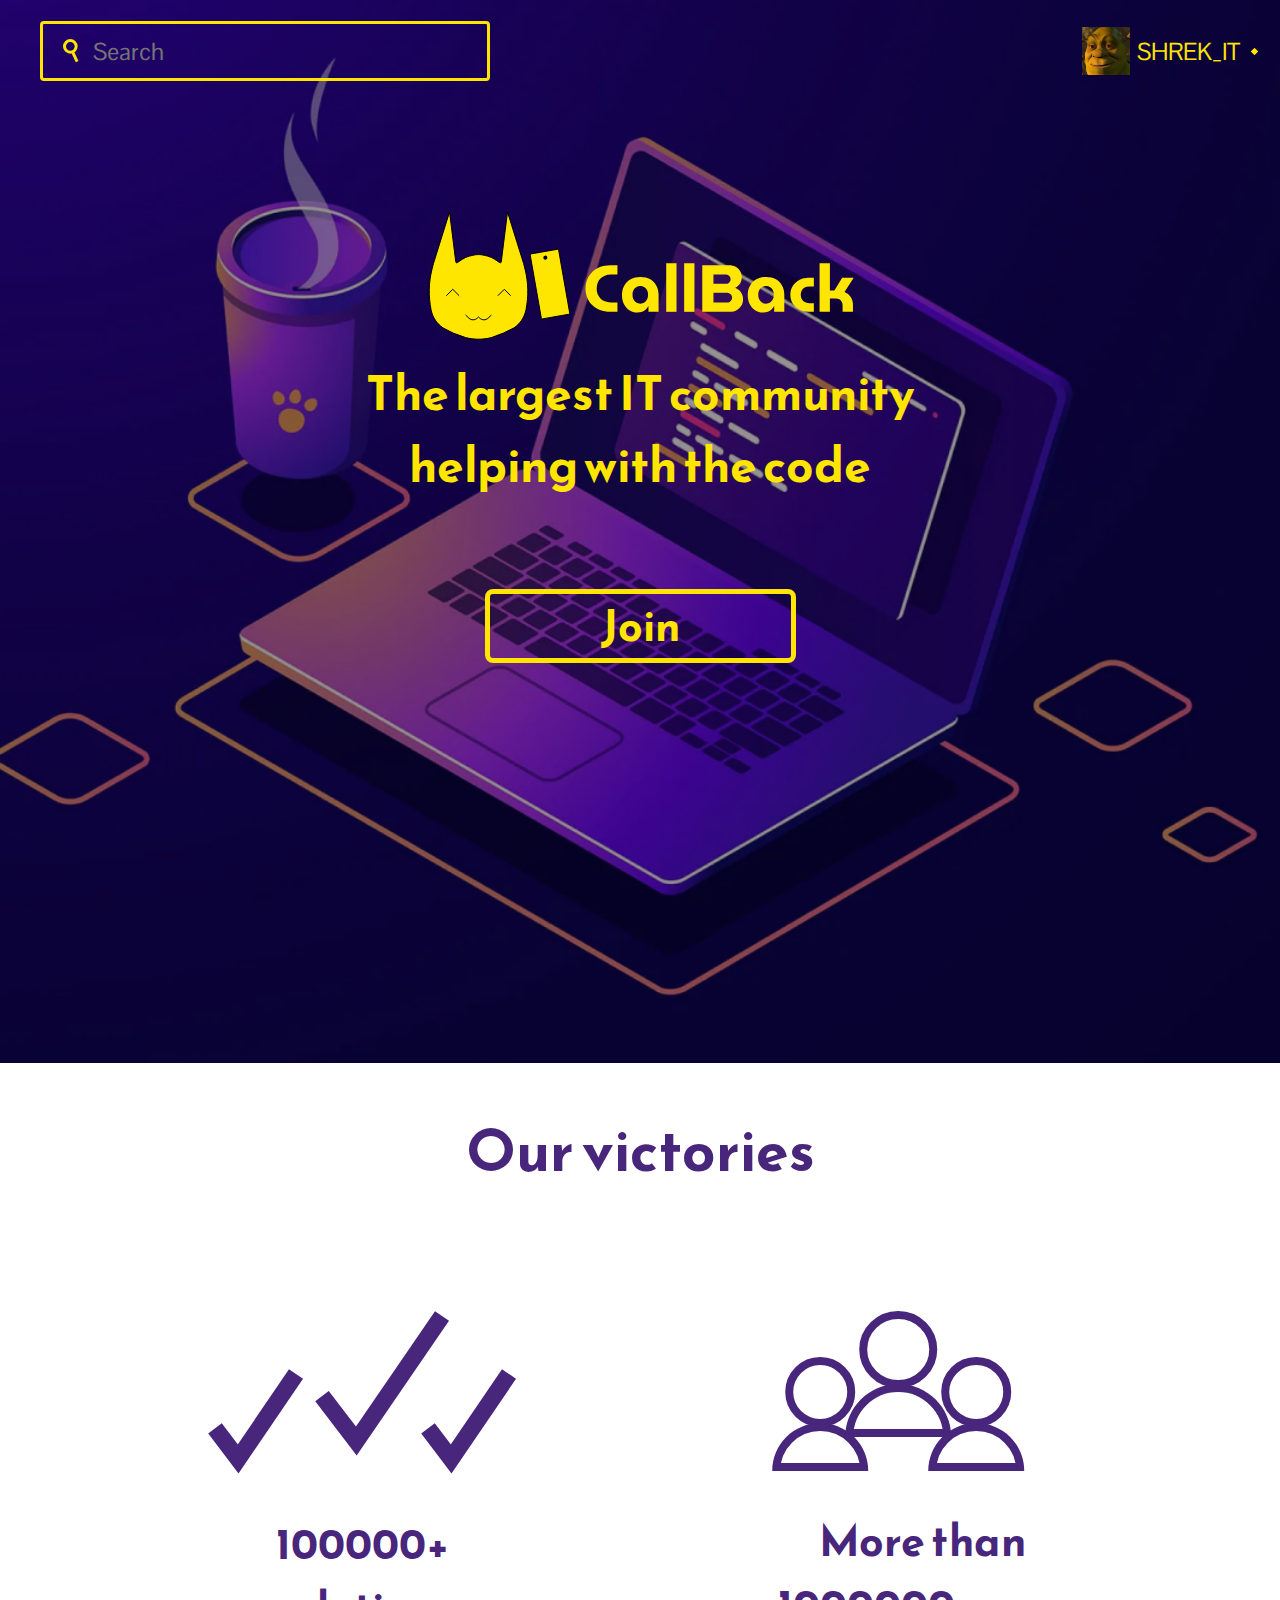
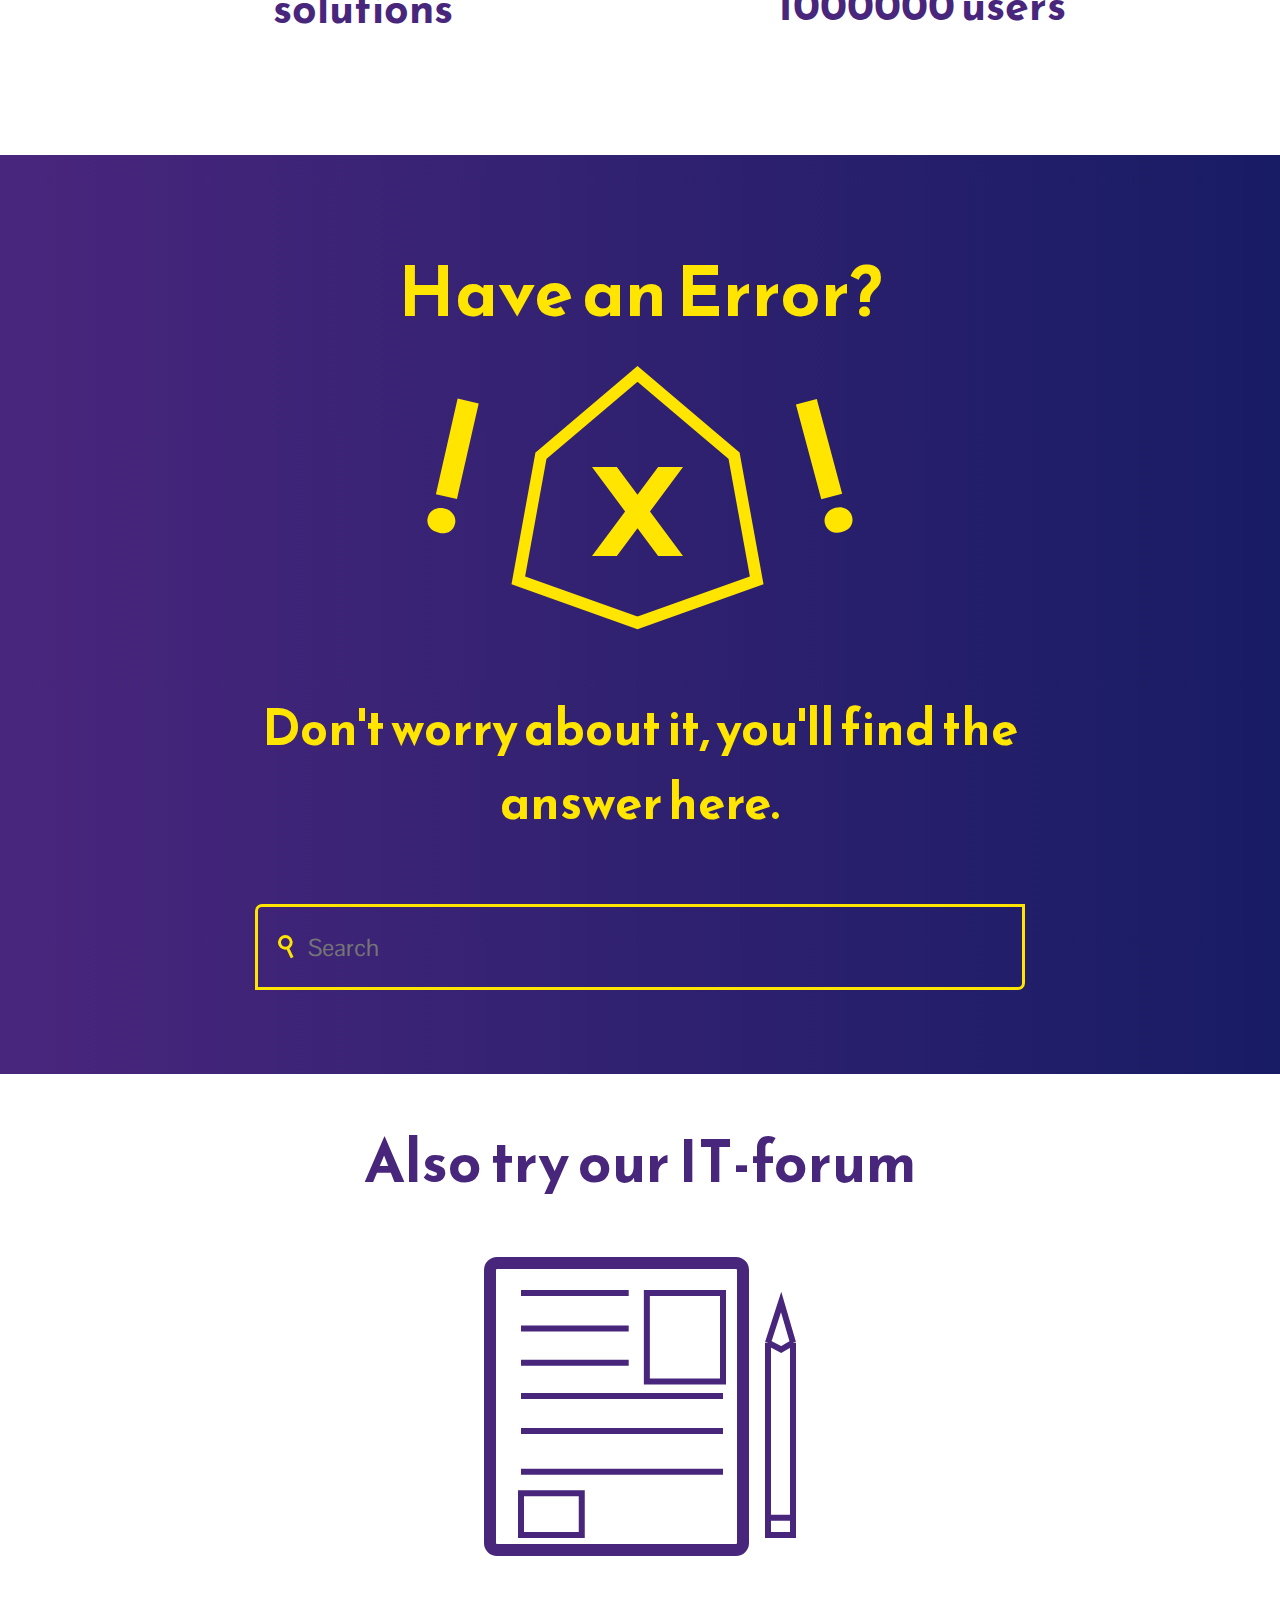
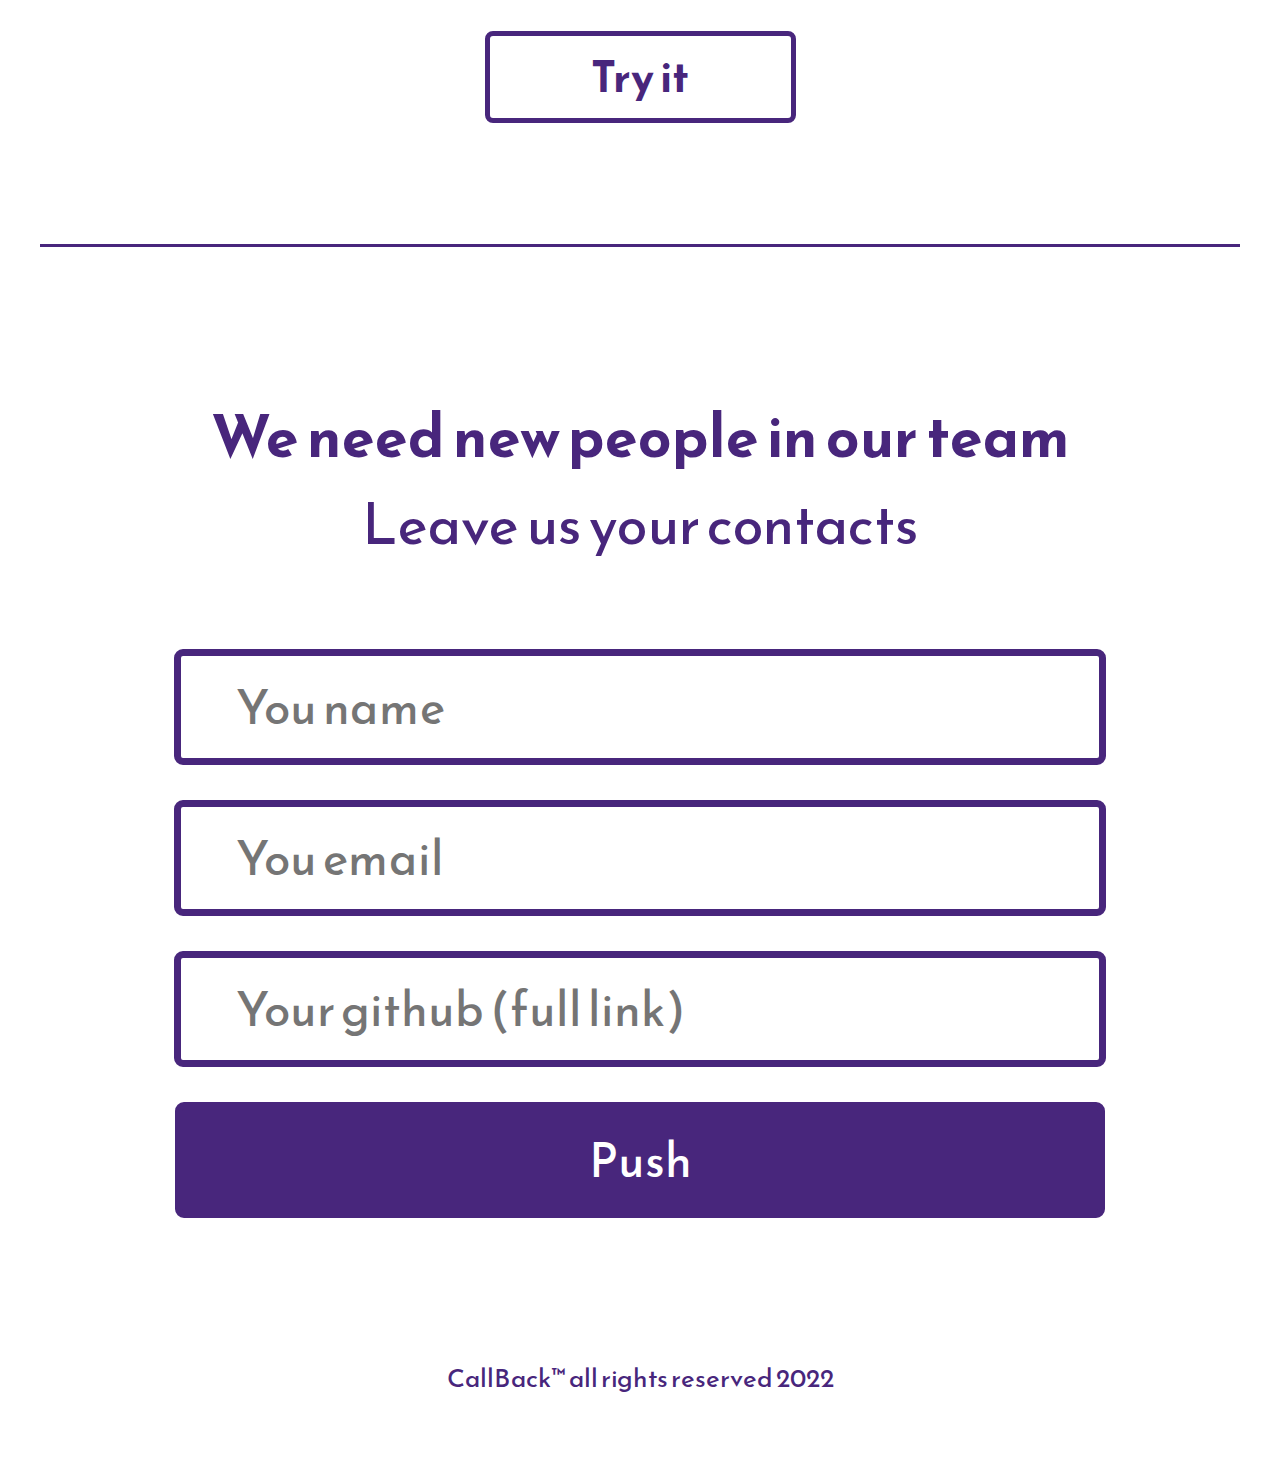
<file: verst04/index.html>
<!doctype html>
<html lang="ru">
<head>
    <meta charset="UTF-8">
    <meta name="viewport" content="width=device-width, user-scalable=no, initial-scale=1.0, maximum-scale=1.0, minimum-scale=1.0">
    <meta http-equiv="X-UA-Compatible" content="ie=edge">
    <link rel="preconnect" href="https://fonts.googleapis.com">
    <link rel="preconnect" href="https://fonts.gstatic.com" crossorigin>
    <link href="https://fonts.googleapis.com/css2?family=Pontano+Sans&family=Reem+Kufi:wght@400;700&display=swap" rel="stylesheet">
    <link rel="stylesheet" href="style.css">
    <title>CallBack</title>
</head>
<body>
  <header class="header">
    <div class="header__content wrapper">
      <div class="header__menu">
        <div class="header__search-block">
          <input type="search" class="header__search" placeholder="Search">
        </div>
        <div class="header__user user">
          <img src="images/shrek.png" alt="avatar" class="user__avatar">
          <p class="user__name">Shrek_IT</p>
          <div class="user__menu">
            <ul class="menu__list">
              <li class="menu__item">
                <div class="menu__img-block"><img src="images/account.svg" alt="account" class="menu__img"></div>
                <a href="#" class="menu__href">Account</a>
              </li>
              <li class="menu__item">
                <div class="menu__img-block"><img src="images/question.svg" alt="my-questions" class="menu__img"></div>
                <a href="#" class="menu__href">My questions</a>
              </li>
              <li class="menu__item">
                <div class="menu__img-block"><img src="images/settings.svg" alt="settings" class="menu__img"></div>
                <a href="#" class="menu__href">Settings</a>
              </li>
            </ul>
          </div>
        </div>
      </div>

      <div class="header__title-block title-block">
        <img src="images/logo.svg" alt="company-logo" class="title-block__company-logo">
        <h2 class="title-block__title">The largest IT community helping with the code</h2>
        <a href="#" class="title-block__join-button">Join</a>
      </div>
    </div>
  </header>

  <main class="main">
    <div class="main__content">
      <section class="main__victories victories wrapper">
        <h2 class="victories__title">Our victories</h2>
        <div class="victories__gallery">
          <div class="victories__gallery-item">
            <img src="images/solutions.svg" alt="solutions" class="victories__gallery-svg">
            <p class="victories__gallery-title">100000+ solutions</p>
          </div>
          <div class="victories__gallery-item">
            <img src="images/users.svg" alt="users" class="victories__gallery-svg">
            <p class="victories__gallery-title">More than 1000000 users</p>
          </div>
        </div>
      </section>

      <section class="main__error error">
        <div class="error__content wrapper">
          <h2 class="error__title">Have an Error?</h2>
          <img src="images/error.svg" alt="error" class="error__svg">
          <p class="error__subtitle">Don't worry about it, you'll find the answer here.</p>
          <input type="search" class="error__search" placeholder="Search">
        </div>
      </section>

      <section class="main__forum forum wrapper">
        <h2 class="forum__title">Also try our IT-forum</h2>
        <img src="images/forum.svg" alt="forum" class="forum__svg">
        <div class="button-container"><a href="#" class="forum__try-it">Try it</a></div>
      </section>

      <div class="main__hr"></div>

      <section class="main__new-people new-people">
        <h2 class="new-people__title">We need new people in our team</h2>
        <p class="new-people__subtitle">Leave us your contacts</p>
        <form action="#" class="new-people__form">
          <input type="text" class="new-people__form-item" placeholder="You name">
          <input type="email" class="new-people__form-item" placeholder="You email">
          <input type="text" class="new-people__form-item" placeholder="Your github (full link)">
          <input type="submit" class="new-people__form-item" value="Push">
        </form>
      </section>
    </div>
  </main>

  <footer class="footer">
    <h3 class="footer__license-agreement">CallBack™ all rights reserved 2022</h3>
  </footer>

  <script src="script.js"></script>
</body>
</html>
</file>
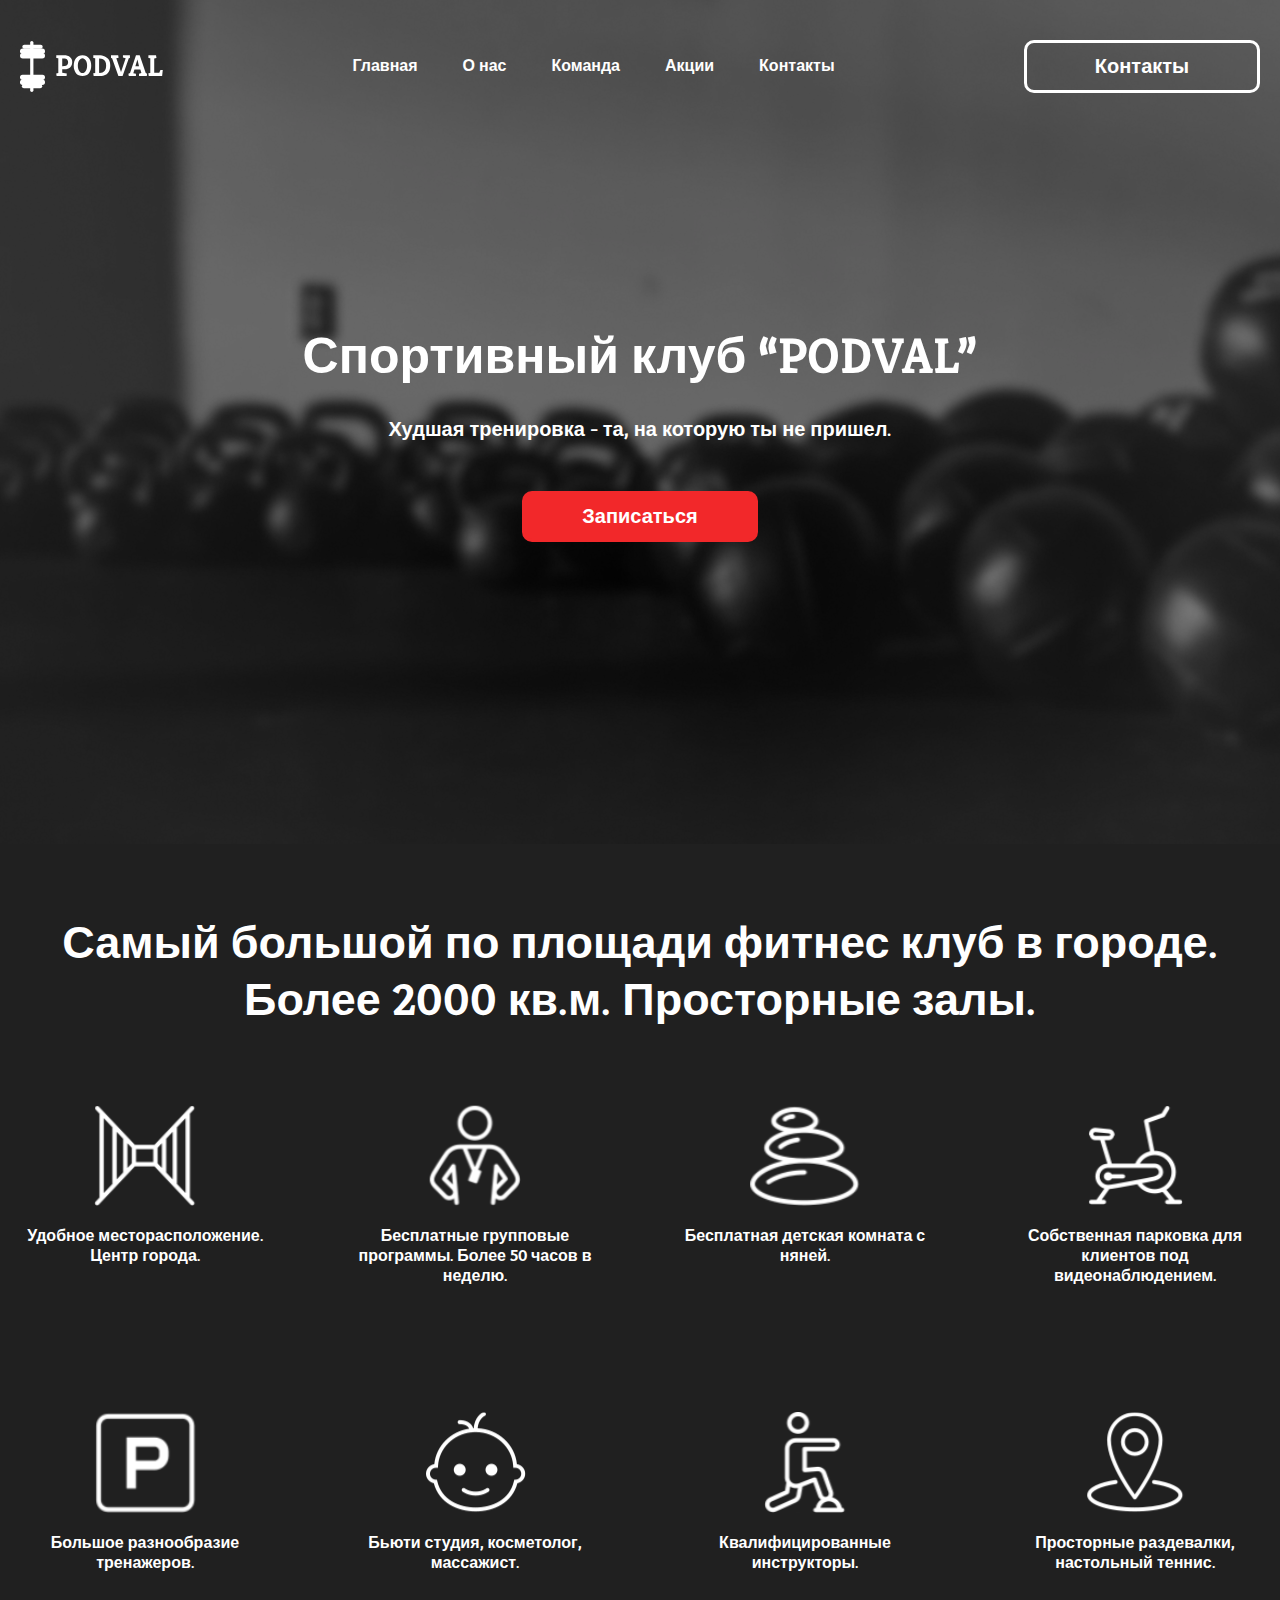
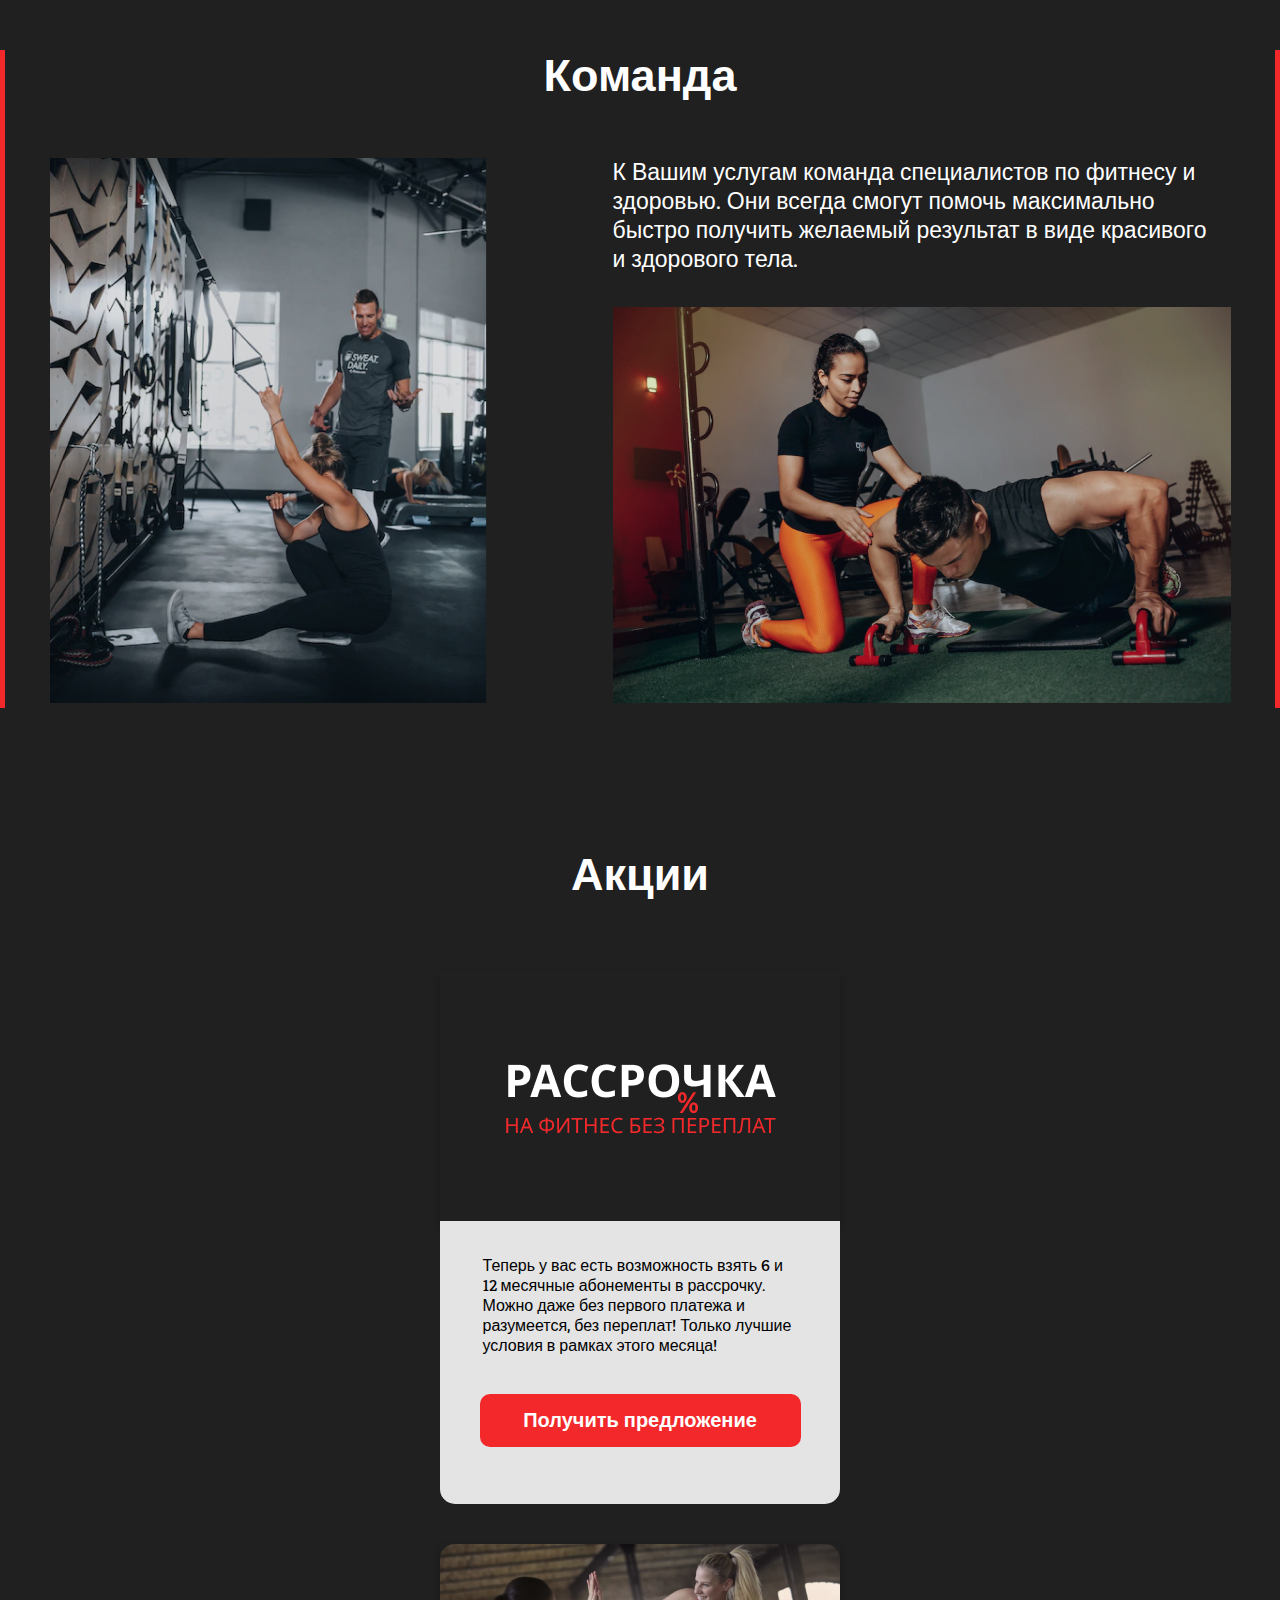
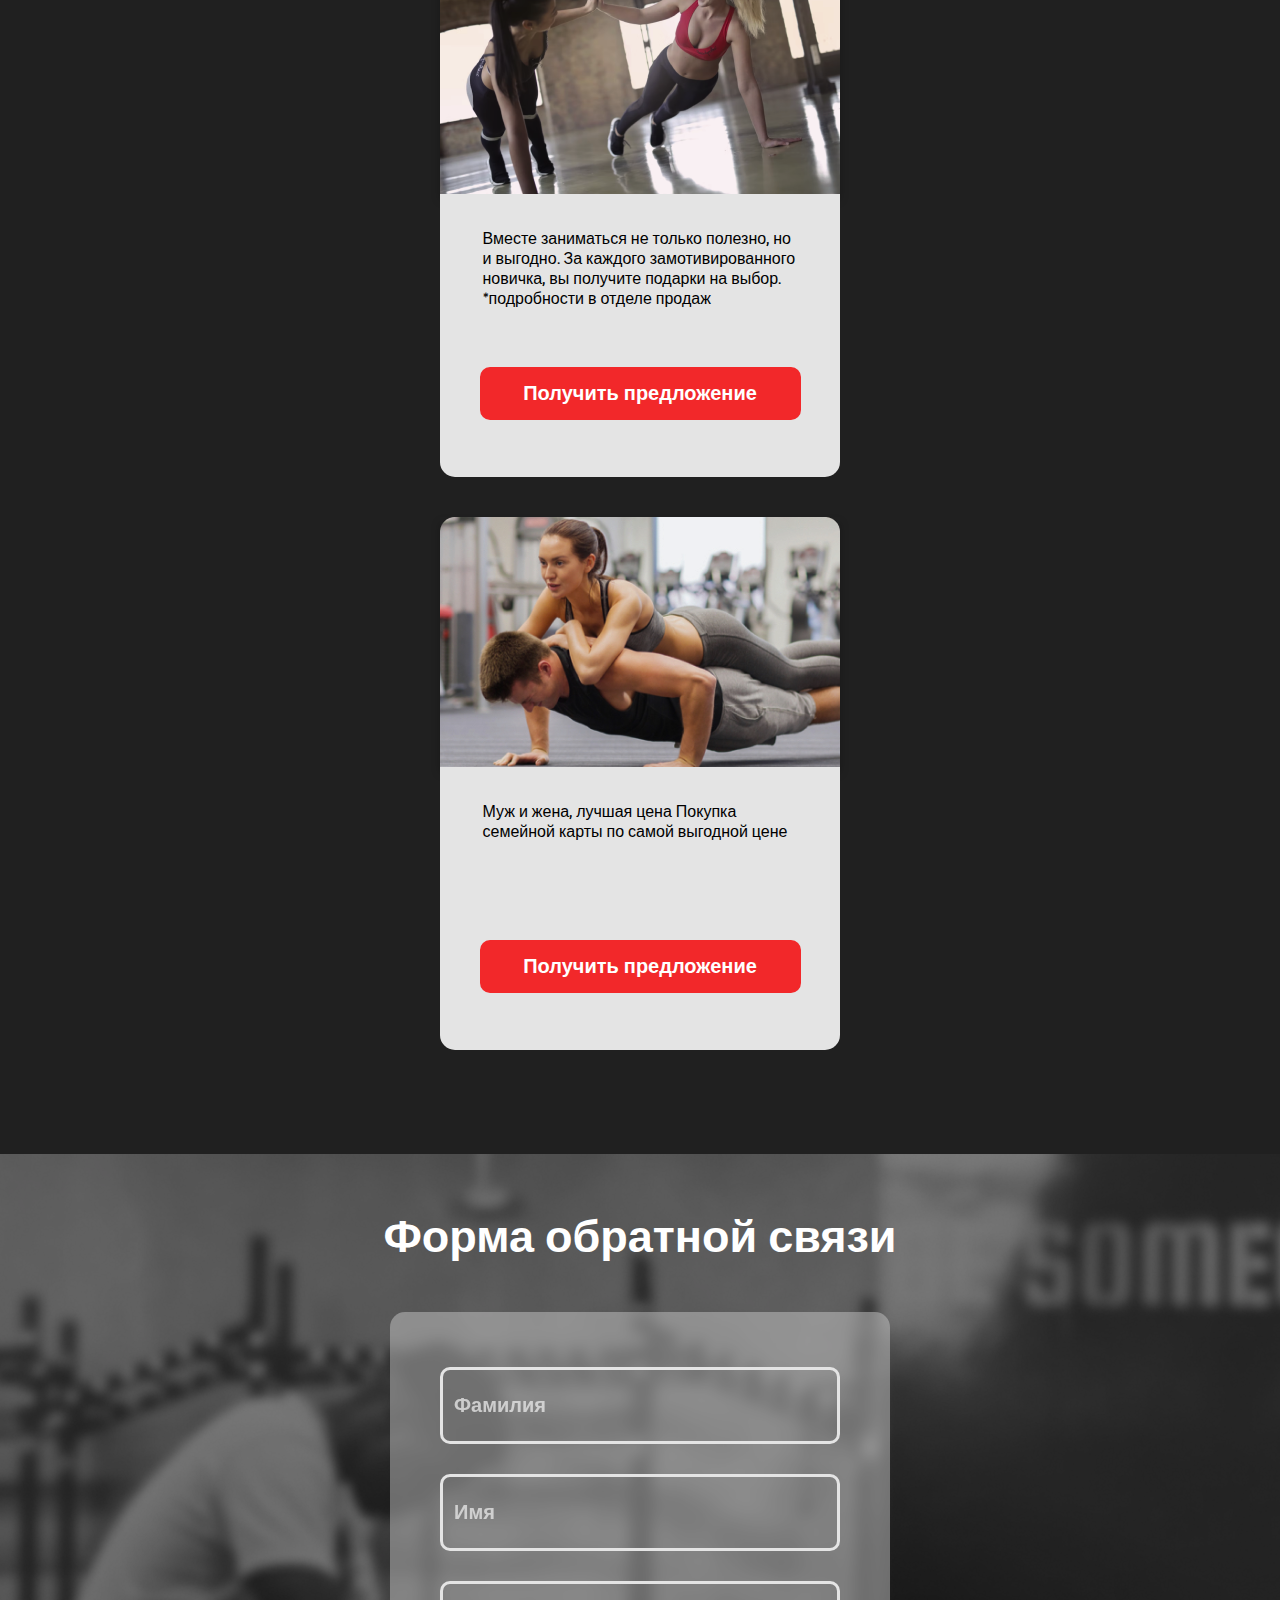
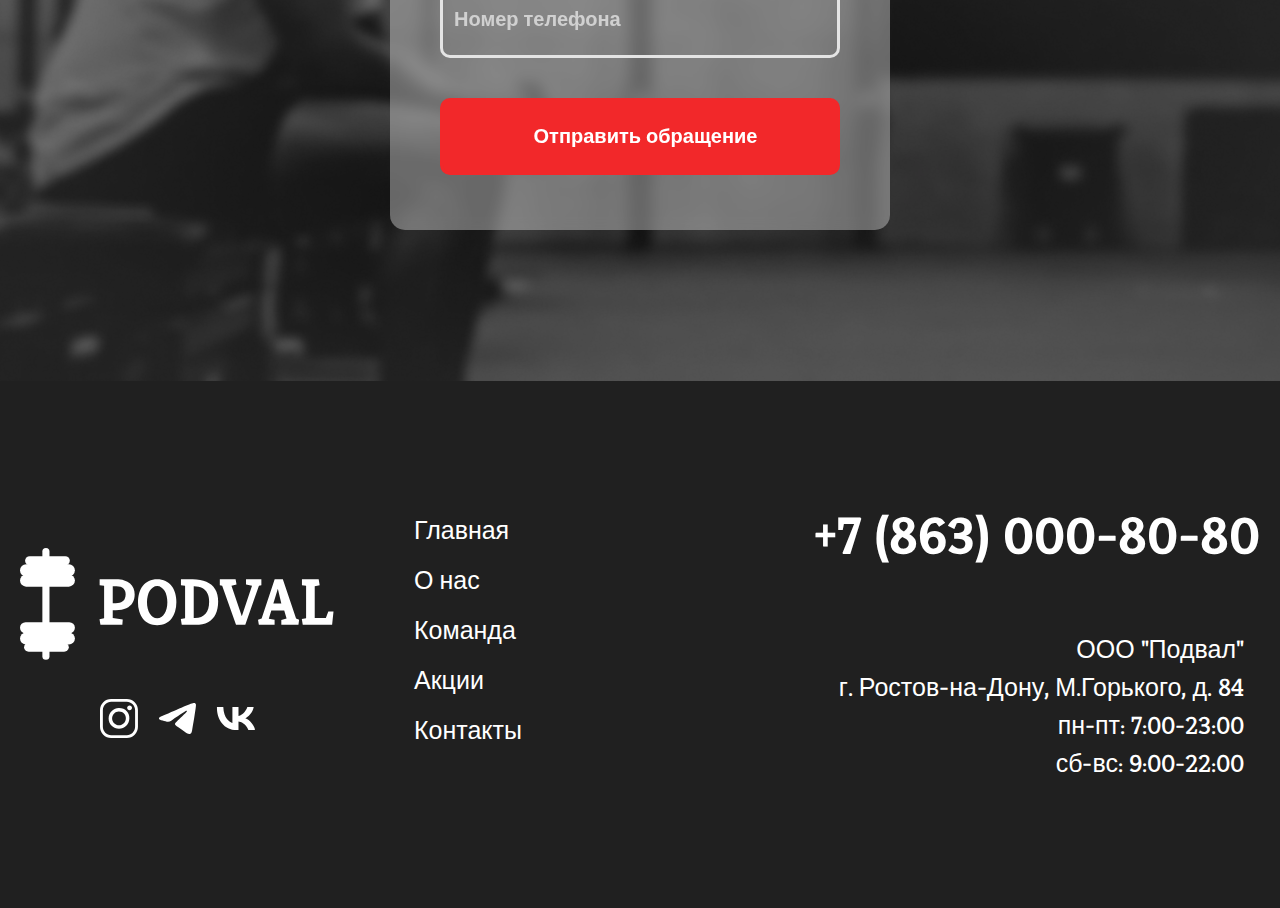
<file: verst05/index.html>
<!doctype html>
<html lang="ru">
<head>
    <meta charset="UTF-8">
    <meta name="viewport" content="width=device-width, user-scalable=no, initial-scale=1.0, maximum-scale=1.0, minimum-scale=1.0">
    <meta http-equiv="X-UA-Compatible" content="ie=edge">
    <link rel="preconnect" href="https://fonts.googleapis.com"><link rel="preconnect" href="https://fonts.gstatic.com" crossorigin><link href="https://fonts.googleapis.com/css2?family=Kreon:wght@400;700&display=swap" rel="stylesheet">
    <link rel="stylesheet" href="normalize.css">
    <link rel="stylesheet" href="style.css">
    <title>GYM</title>
</head>
<body>
    <header class="header">
        <div class="header__content wrapper">
            <div class="header__menu header-menu">
                <img src="images/company-logo.svg" alt="company-logo" class="header-menu__company-logo">
                <nav class="header-menu__nav">
                    <ul class="header-menu__nav-ul">
                        <li class="header-menu__nav-li">
                            <a href="#" class="header-menu__nav-a">Главная</a>
                        </li>
                        <li class="header-menu__nav-li">
                            <a href="#" class="header-menu__nav-a">О нас</a>
                        </li>
                        <li class="header-menu__nav-li">
                            <a href="#" class="header-menu__nav-a">Команда</a>
                        </li>
                        <li class="header-menu__nav-li">
                            <a href="#" class="header-menu__nav-a">Акции</a>
                        </li>
                        <li class="header-menu__nav-li">
                            <a href="#" class="header-menu__nav-a">Контакты</a>
                        </li>
                    </ul>
                </nav>
                <a href="#" class="header-nav__contacts-button">Контакты</a>

                <div class="menu">
                    <ul class="menu__container">
                        <li class="menu__item"><a href="#" class="menu__a">Главная</a></li>
                        <li class="menu__item"><a href="#" class="menu__a">О нас</a></li>
                        <li class="menu__item"><a href="#" class="menu__a">Команда</a></li>
                        <li class="menu__item"><a href="#" class="menu__a">Акции</a></li>
                        <li class="menu__item"><a href="#" class="menu__a">Контакты</a></li>
                    </ul>
                </div>
            </div>

            <div class="header__title-block title-block">
                <h1 class="title-block__title">Спортивный клуб “PODVAL”</h1>
                <h3 class="title-block__subtitle">Худшая тренировка - та, на которую ты не пришел.</h3>
                <a href="#" class="title-block__get-in">Записаться</a>
            </div>
        </div>
    </header>
    <main class="main">
        <div class="main__content-gray">
            <section class="main__service service wrapper">
                <h2 class="service__title">Самый большой по площади фитнес клуб в городе.
                    Более 2000 кв.м. Просторные залы.</h2>
                <div class="service__gallery-box">
                    <div class="service__gallery gallery">
                        <div class="gallery__item">
                            <img src="images/gallery/1.svg" alt="gallery-svg" class="gallery__svg">
                            <h3 class="gallery__title">Удобное месторасположение.
                                Центр города.</h3>
                        </div>
                        <div class="gallery__item">
                            <img src="images/gallery/2.svg" alt="gallery-svg" class="gallery__svg">
                            <h3 class="gallery__title">Бесплатные групповые программы.
                                Более 50 часов в неделю.</h3>
                        </div>
                        <div class="gallery__item">
                            <img src="images/gallery/3.svg" alt="gallery-svg" class="gallery__svg">
                            <h3 class="gallery__title">Бесплатная детская
                                комната с няней.
                            </h3>
                        </div>
                        <div class="gallery__item">
                            <img src="images/gallery/4.svg" alt="gallery-svg" class="gallery__svg">
                            <h3 class="gallery__title">Собственная парковка
                                для клиентов под
                                видеонаблюдением.
                            </h3>
                        </div>
                    </div>

                    <div class="service__gallery gallery">
                        <div class="gallery__item">
                            <img src="images/gallery/5.svg" alt="gallery-svg" class="gallery__svg">
                            <h3 class="gallery__title">Большое разнообразие
                                тренажеров.
                            </h3>
                        </div>
                        <div class="gallery__item">
                            <img src="images/gallery/6.svg" alt="gallery-svg" class="gallery__svg">
                            <h3 class="gallery__title">Бьюти студия, косметолог,
                                массажист.
                            </h3>
                        </div>
                        <div class="gallery__item">
                            <img src="images/gallery/7.svg" alt="gallery-svg" class="gallery__svg">
                            <h3 class="gallery__title">Квалифицированные
                                инструкторы.
                            </h3>
                        </div>
                        <div class="gallery__item">
                            <img src="images/gallery/8.svg" alt="gallery-svg" class="gallery__svg">
                            <h3 class="gallery__title">Просторные раздевалки,
                                настольный теннис.
                            </h3>
                        </div>
                    </div>
                </div>
            </section>

            <section class="main__team team wrapper">
                <div class="team__content">
                    <h2 class="team__title">Команда</h2>
                    <div class="team__block-container">
                        <div class="team__block">
                            <img src="images/team/1.png" alt="team-img" class="team__team-block1-image">
                        </div>
                        <div class="team__block">
                            <p class="team__text">К Вашим услугам команда специалистов
                                по фитнесу и здоровью. Они всегда смогут помочь
                                максимально быстро получить желаемый результат
                                в виде красивого и здорового тела.</p>
                            <img src="images/team/2.png" alt="team-img" class="team__team-block2-image">
                        </div>
                    </div>

                </div>
            </section>

            <section class="main__stocks stocks wrapper">
                <h2 class="stocks__title">Акции</h2>
                <div class="stocks__stocks-gallery stocks-gallery">
                    <div class="stocks-gallery__item">
                        <img src="images/stocks/1.png" alt="stocks-img" class="stocks-gallery__img">
                        <div class="stocks__text-container">
                            <p class="stocks__text">Теперь у вас есть возможность взять 6 и 12 месячные абонементы в рассрочку.
                                Можно даже без первого платежа и разумеется, без переплат! Только лучшие условия в рамках этого месяца!</p>
                            <a href="#" class="stocks__button">Получить предложение</a>
                        </div>

                    </div>
                    <div class="stocks-gallery__item">
                        <img src="images/stocks/2.png" alt="stocks-img" class="stocks-gallery__img">
                        <div class="stocks__text-container">
                            <p class="stocks__text">Вместе заниматься не только полезно, но и выгодно.
                                За каждого замотивированного новичка,
                                вы получите подарки на выбор.
                                *подробности в отделе продаж</p>
                            <a href="#" class="stocks__button">Получить предложение</a>
                        </div>

                    </div>
                    <div class="stocks-gallery__item">
                        <img src="images/stocks/3.png" alt="stocks-img" class="stocks-gallery__img">
                        <div class="stocks__text-container">
                            <p class="stocks__text">Муж и жена, лучшая цена
                                Покупка семейной карты по самой выгодной цене</p>
                            <a href="#" class="stocks__button">Получить предложение</a>
                        </div>
                    </div>
                </div>
            </section>
        </div>
        <section class="main__form form">
            <div class="form__content wrapper">
                <h2 class="form__title">Форма обратной связи</h2>
                <div class="form__container">
                    <form action="#" class="form__form">
                        <input type="text" class="form__input" placeholder="Фамилия">
                        <input type="text" class="form__input" placeholder="Имя">
                        <input type="tel" class="form__input" placeholder="Номер телефона">
                        <input type="submit" class="form__input" value="Отправить обращение">
                    </form>
                </div>
            </div>
        </section>
    </main>

    <footer class="footer">
        <div class="footer__content wrapper">
            <div class="footer__left">
                <div class="footer__company footer-company">
                    <img src="images/company-logo.svg" alt="company-logo" class="footer-company__img">
                    <div class="footer__social-network social-network">
                        <a href="#" class="social-network__a"><img src="images/social-network/1.svg" alt="social-network" class="social-network__img"></a>
                        <a href="#" class="social-network__a"><img src="images/social-network/2.svg" alt="social-network" class="social-network__img"></a>
                        <a href="#" class="social-network__a"><img src="images/social-network/3.svg" alt="social-network" class="social-network__img"></a>
                    </div>
                </div>
                <nav class="footer__nav footer-nav">
                    <ul class="footer-nav__ul">
                        <li class="footer-nav__li"><a href="#">Главная</a></li>
                        <li class="footer-nav__li"><a href="#">О нас</a></li>
                        <li class="footer-nav__li"><a href="#">Команда</a></li>
                        <li class="footer-nav__li"><a href="#">Акции</a></li>
                        <li class="footer-nav__li"><a href="#">Контакты</a></li>
                    </ul>
                </nav>
            </div>
            <div class="footer__place footer-place">
                <h2 class="footer-place__tel">+7 (863) 000-80-80</h2>
                <div class="footer-place__place-block">
                    <p class="footer-place__place">ООО "Подвал" <br>
                        г. Ростов-на-Дону, М.Горького, д. 84
                        пн-пт: 7:00-23:00 <br>
                        сб-вс: 9:00-22:00</p>
                </div>
            </div>
        </div>
    </footer>
    <script src="script.js"></script>
</body>
</html>
</file>
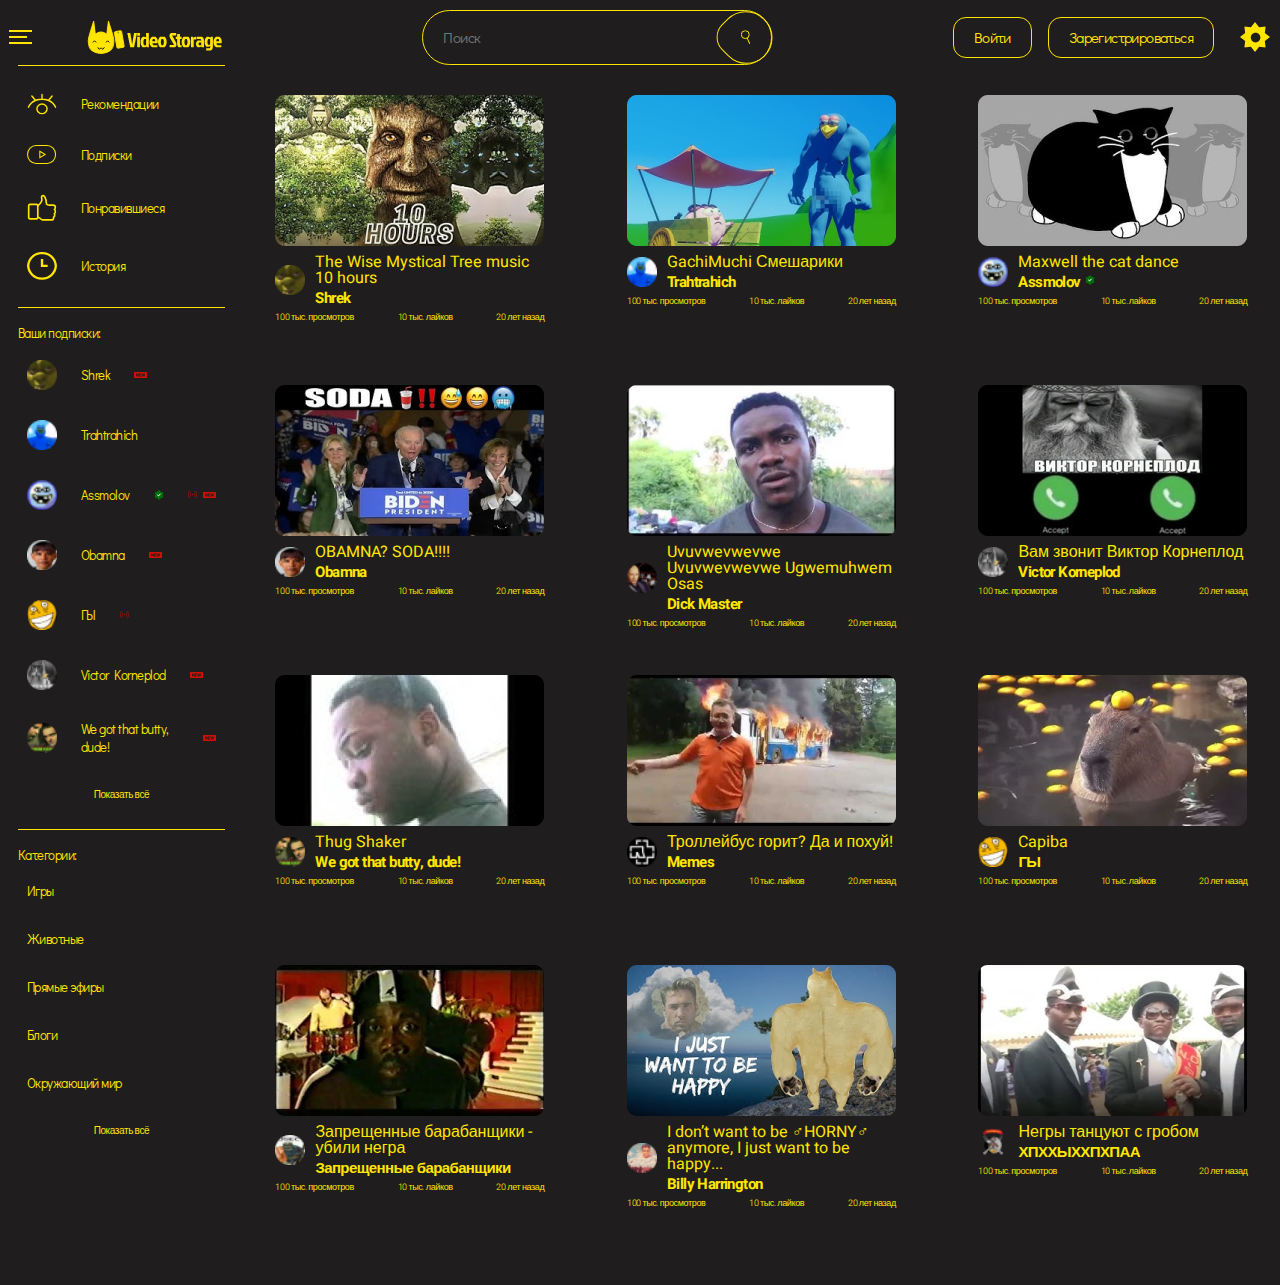
<file: verst06/index.html>
<!doctype html>
<html lang="ru">
<head>
    <meta charset="UTF-8">
    <meta name="viewport"
          content="width=device-width, user-scalable=no, initial-scale=1.0, maximum-scale=1.0, minimum-scale=1.0">
    <meta http-equiv="X-UA-Compatible" content="ie=edge">
    <link rel="preconnect" href="https://fonts.googleapis.com">
    <link rel="preconnect" href="https://fonts.gstatic.com" crossorigin>
    <link href="https://fonts.googleapis.com/css2?family=Didact+Gothic&family=Heebo:wght@400;700&family=Jockey+One&display=swap" rel="stylesheet">
    <title>Video Storage</title>
    <link rel="stylesheet" href="reset.css">
    <link rel="stylesheet" href="style.css">
    <link rel="shortcut icon" href="images/logo.ico" type="image/x-icon">
</head>
<body>
    <header>
        <div class="header wrapper flex">
            <div class="header__left-side">
                <button class="header__menu activating"></button>
                <a href="index.html"><div class="header__logo activating"></div></a>
            </div>

            <div class="header__search">
                <input type="search" class="header__search-place" placeholder="Поиск">
                <button type="submit" class="header__search-submit"></button>
            </div>

            <div class="header__right-side">
                <a href="login.html" class="header__login activating">Войти</a>
                <a href="registration.html" class="header__registration activating">Зарегистрироваться</a>
                <img src="images/settings.svg" alt="settings" class="header__settings activating">
            </div>
        </div>
    </header>

    <main>
        <div class="wrapper flex">
            <div class="sidebar able">
                <div class="sidebar__main-block sidebar__block">
                    <div class="sidebar-case">
                        <img src="images/sidebar/recommendations.svg" alt="recommendations" class="sidebar-main-case__img">
                        <p class="sidebar__text">Рекомендации</p>
                    </div>

                    <div class="sidebar-case">
                        <img src="images/sidebar/subscribes.svg" alt="subscribes" class="sidebar-main-case__img">
                        <p class="sidebar__text">Подписки</p>
                    </div>

                    <div class="sidebar-case">
                        <img src="images/sidebar/likes.svg" alt="likes" class="sidebar-main-case__img">
                        <p class="sidebar__text">Понравившиеся</p>
                    </div>

                    <div class="sidebar-case">
                        <img src="images/sidebar/history.svg" alt="history" class="sidebar-main-case__img">
                        <p class="sidebar__text">История</p>
                    </div>
                </div>

                <div class="sidebar__subscribes-block sidebar__block">

                    <h3 class="sidebar__title">Ваши подписки:</h3>

                    <div class="sidebar-case">
                        <img src="images/avatars/shrek.png" alt="Shrek" class="avatar">
                        <p class="sidebar__text">Shrek</p>
                        <div class="subscribes__status-block">
                            <img src="images/status/new.svg" alt="new" class="subscribes__status">
                        </div>
                    </div>

                    <div class="sidebar-case">
                        <img src="images/avatars/trahtrahich.png" alt="Trahtrahich" class="avatar">
                        <p class="sidebar__text">Trahtrahich</p>
                        <div class="subscribes__status-block">
                        </div>
                    </div>

                    <div class="sidebar-case">
                        <img src="images/avatars/assmolov.png" alt="Assmolov" class="avatar">
                        <p class="sidebar__text">Assmolov</p>
                        <img src="images/status/confirmed.svg" alt="confirmed" class="confirmed">
                        <div class="subscribes__status-block">
                            <img src="images/status/online.svg" alt="online" class="subscribes__status">
                            <img src="images/status/new.svg" alt="new" class="subscribes__status">
                        </div>
                    </div>

                    <div class="sidebar-case">
                        <img src="images/avatars/obamna.png" alt="Obamna" class="avatar">
                        <p class="sidebar__text">Obamna</p>
                        <div class="subscribes__status-block">
                            <img src="images/status/new.svg" alt="new" class="subscribes__status">
                        </div>
                    </div>

                    <div class="sidebar-case">
                        <img src="images/avatars/gi.png" alt="ГЫ" class="avatar">
                        <p class="sidebar__text">ГЫ</p>
                        <div class="subscribes__status-block">
                            <img src="images/status/online.svg" alt="online" class="subscribes__status">
                        </div>
                    </div>

                    <div class="sidebar-case">
                        <img src="images/avatars/korneplod.png" alt="Victor Korneplod" class="avatar">
                        <p class="sidebar__text">Victor Korneplod</p>
                        <div class="subscribes__status-block">
                            <img src="images/status/new.svg" alt="new" class="subscribes__status">
                        </div>
                    </div>

                    <div class="sidebar-case">
                        <img src="images/avatars/butty.png" alt="We got that butty, dude!" class="avatar">
                        <p class="sidebar__text">We got that butty, dude!</p>
                        <div class="subscribes__status-block">
                            <img src="images/status/new.svg" alt="new" class="subscribes__status">
                        </div>
                    </div>

                    <button class="sidebar__show-all">Показать всё</button>
                </div>

                <div class="sidebar__category-block sidebar__block">
                    <h3 class="sidebar__title">Категории:</h3>

                    <div class="sidebar-case">
                        <p class="sidebar__text">Игры</p>
                    </div>

                    <div class="sidebar-case">
                        <p class="sidebar__text">Животные</p>
                    </div>

                    <div class="sidebar-case">
                        <p class="sidebar__text">Прямые эфиры</p>
                    </div>

                    <div class="sidebar-case">
                        <p class="sidebar__text">Блоги</p>
                    </div>

                    <div class="sidebar-case">
                        <p class="sidebar__text">Окружающий мир</p>
                    </div>

                    <button class="sidebar__show-all">Показать всё</button>
                </div>
            </div>

            <div class="videos">
                <a href="#" class="video-block__a">
                    <div class="video-block">
                        <img src="images/previews/10hours.png" alt="preview" class="video-block__video-preview">
                        <div class="videos__information">
                            <img src="images/avatars/shrek.png" alt="avatar" class="avatar">
                            <div>
                                <p class="video-block__name">The Wise Mystical Tree music 10 hours</p>
                                <div class="videos__channel-block">
                                    <p class="channel">Shrek</p>
                                </div>
                            </div>
                        </div>
                        <div class="video-block__statistic">
                            <p class="video-block__views">100 тыс. просмотров</p>
                            <p class="video-block__likes">10 тыс. лайков</p>
                            <p class="video-block__time">20 лет назад</p>
                        </div>
                    </div>
                </a>

                <a href="#" class="video-block__a">
                    <div class="video-block">
                        <img src="images/previews/gachi.png" alt="preview" class="video-block__video-preview">
                        <div class="videos__information">
                            <img src="images/avatars/trahtrahich.png" alt="avatar" class="avatar">
                            <div>
                                <p class="video-block__name">GachiMuchi Смешарики</p>
                                <div class="videos__channel-block">
                                    <p class="channel">Trahtrahich</p>
                                </div>
                            </div>
                        </div>
                        <div class="video-block__statistic">
                            <p class="video-block__views">100 тыс. просмотров</p>
                            <p class="video-block__likes">10 тыс. лайков</p>
                            <p class="video-block__time">20 лет назад</p>
                        </div>
                    </div>
                </a>

                <a href="#" class="video-block__a">
                    <div class="video-block">
                        <img src="images/previews/maxwell.png" alt="preview" class="video-block__video-preview">
                        <div class="videos__information">
                            <img src="images/avatars/assmolov.png" alt="avatar" class="avatar">
                            <div>
                                <p class="video-block__name">Maxwell the cat dance</p>
                                <div class="videos__channel-block">
                                    <p class="channel">Assmolov</p>
                                    <img src="images/status/confirmed.svg" alt="confirmed" class="confirmed">
                                </div>
                            </div>
                        </div>
                        <div class="video-block__statistic">
                            <p class="video-block__views">100 тыс. просмотров</p>
                            <p class="video-block__likes">10 тыс. лайков</p>
                            <p class="video-block__time">20 лет назад</p>
                        </div>
                    </div>
                </a>

                <a href="#" class="video-block__a">
                    <div class="video-block">
                        <img src="images/previews/soda.png" alt="preview" class="video-block__video-preview">
                        <div class="videos__information">
                            <img src="images/avatars/obamna.png" alt="avatar" class="avatar">
                            <div>
                                <p class="video-block__name">OBAMNA? SODA!!!!</p>
                                <div class="videos__channel-block">
                                    <p class="channel">Obamna</p>
                                </div>
                            </div>
                        </div>
                        <div class="video-block__statistic">
                            <p class="video-block__views">100 тыс. просмотров</p>
                            <p class="video-block__likes">10 тыс. лайков</p>
                            <p class="video-block__time">20 лет назад</p>
                        </div>
                    </div>
                </a>

                <a href="#" class="video-block__a">
                    <div class="video-block">
                        <img src="images/previews/osas.png" alt="preview" class="video-block__video-preview">
                        <div class="videos__information">
                            <img src="images/avatars/dick.png" alt="avatar" class="avatar">
                            <div>
                                <p class="video-block__name">Uvuvwevwevwe Uvuvwevwevwe Ugwemuhwem Osas</p>
                                <div class="videos__channel-block">
                                    <p class="channel">Dick Master</p>
                                </div>
                            </div>
                        </div>
                        <div class="video-block__statistic">
                            <p class="video-block__views">100 тыс. просмотров</p>
                            <p class="video-block__likes">10 тыс. лайков</p>
                            <p class="video-block__time">20 лет назад</p>
                        </div>
                    </div>
                </a>

                <a href="#" class="video-block__a">
                    <div class="video-block">
                        <img src="images/previews/korneplod.png" alt="preview" class="video-block__video-preview">
                        <div class="videos__information">
                            <img src="images/avatars/korneplod.png" alt="avatar" class="avatar">
                            <div>
                                <p class="video-block__name">Вам звонит Виктор Корнеплод</p>
                                <div class="videos__channel-block">
                                    <p class="channel">Victor Korneplod</p>
                                </div>
                            </div>
                        </div>
                        <div class="video-block__statistic">
                            <p class="video-block__views">100 тыс. просмотров</p>
                            <p class="video-block__likes">10 тыс. лайков</p>
                            <p class="video-block__time">20 лет назад</p>
                        </div>
                    </div>
                </a>

                <a href="#" class="video-block__a">
                    <div class="video-block">
                        <img src="images/previews/shaker.png" alt="preview" class="video-block__video-preview">
                        <div class="videos__information">
                            <img src="images/avatars/butty.png" alt="avatar" class="avatar">
                            <div>
                                <p class="video-block__name">Thug Shaker</p>
                                <div class="videos__channel-block">
                                    <p class="channel">We got that butty, dude!</p>
                                </div>
                            </div>
                        </div>
                        <div class="video-block__statistic">
                            <p class="video-block__views">100 тыс. просмотров</p>
                            <p class="video-block__likes">10 тыс. лайков</p>
                            <p class="video-block__time">20 лет назад</p>
                        </div>
                    </div>
                </a>

                <a href="#" class="video-block__a">
                    <div class="video-block">
                        <img src="images/previews/trollebus.png" alt="preview" class="video-block__video-preview">
                        <div class="videos__information">
                            <img src="images/avatars/memes.png" alt="avatar" class="avatar">
                            <div>
                                <p class="video-block__name">Троллейбус горит? Да и похуй!</p>
                                <div class="videos__channel-block">
                                    <p class="channel">Memes</p>
                                </div>
                            </div>
                        </div>
                        <div class="video-block__statistic">
                            <p class="video-block__views">100 тыс. просмотров</p>
                            <p class="video-block__likes">10 тыс. лайков</p>
                            <p class="video-block__time">20 лет назад</p>
                        </div>
                    </div>
                </a>

                <a href="#" class="video-block__a">
                    <div class="video-block">
                        <img src="images/previews/capiba.png" alt="preview" class="video-block__video-preview">
                        <div class="videos__information">
                            <img src="images/avatars/gi.png" alt="avatar" class="avatar">
                            <div>
                                <p class="video-block__name">Capiba</p>
                                <div class="videos__channel-block">
                                    <p class="channel">ГЫ</p>
                                </div>
                            </div>
                        </div>
                        <div class="video-block__statistic">
                            <p class="video-block__views">100 тыс. просмотров</p>
                            <p class="video-block__likes">10 тыс. лайков</p>
                            <p class="video-block__time">20 лет назад</p>
                        </div>
                    </div>
                </a>

                <a href="#" class="video-block__a">
                    <div class="video-block">
                        <img src="images/previews/negr.png" alt="preview" class="video-block__video-preview">
                        <div class="videos__information">
                            <img src="images/avatars/usec.png" alt="avatar" class="avatar">
                            <div>
                                <p class="video-block__name">Запрещенные барабанщики - убили негра</p>
                                <div class="videos__channel-block">
                                    <p class="channel">Запрещенные барабанщики</p>
                                </div>
                            </div>
                        </div>
                        <div class="video-block__statistic">
                            <p class="video-block__views">100 тыс. просмотров</p>
                            <p class="video-block__likes">10 тыс. лайков</p>
                            <p class="video-block__time">20 лет назад</p>
                        </div>
                    </div>
                </a>

                <a href="#" class="video-block__a">
                    <div class="video-block">
                        <img src="images/previews/happy.png" alt="preview" class="video-block__video-preview">
                        <div class="videos__information">
                            <img src="images/avatars/billy.png" alt="avatar" class="avatar">
                            <div>
                                <p class="video-block__name">I don’t want to be ♂HORNY♂ anymore, I just want to be
                                    happy...</p>
                                <div class="videos__channel-block">
                                    <p class="channel">Billy Harrington</p>
                                </div>
                            </div>
                        </div>
                        <div class="video-block__statistic">
                            <p class="video-block__views">100 тыс. просмотров</p>
                            <p class="video-block__likes">10 тыс. лайков</p>
                            <p class="video-block__time">20 лет назад</p>
                        </div>
                    </div>
                </a>

                <a href="#" class="video-block__a">
                    <div class="video-block">
                        <img src="images/previews/grob.png" alt="preview" class="video-block__video-preview">
                        <div class="videos__information">
                            <img src="images/avatars/golovastic.png" alt="avatar" class="avatar">
                            <div>
                                <p class="video-block__name">Негры танцуют с гробом</p>
                                <div class="videos__channel-block">
                                    <p class="channel">ХПХХЫХХПХПАА</p>
                                </div>
                            </div>
                        </div>
                        <div class="video-block__statistic">
                            <p class="video-block__views">100 тыс. просмотров</p>
                            <p class="video-block__likes">10 тыс. лайков</p>
                            <p class="video-block__time">20 лет назад</p>
                        </div>
                    </div>
                </a>
            </div>
        </div>
    </main>
    <footer>
        <div class="flex fixed footer__footer-nav footer-nav">
            <img src="images/sidebar/history.svg" alt="history" class="footer-nav__svg">
            <img src="images/sidebar/likes.svg" alt="history" class="footer-nav__svg">
            <img src="images/logo.svg" alt="history" class="footer-nav__svg-logo">
            <img src="images/sidebar/recommendations.svg" alt="history" class="footer-nav__svg">
            <img src="images/sidebar/subscribes.svg" alt="history" class="footer-nav__svg">
        </div>
    </footer>
    <script src="menuButton.js"></script>
</body>
</html>
</file>
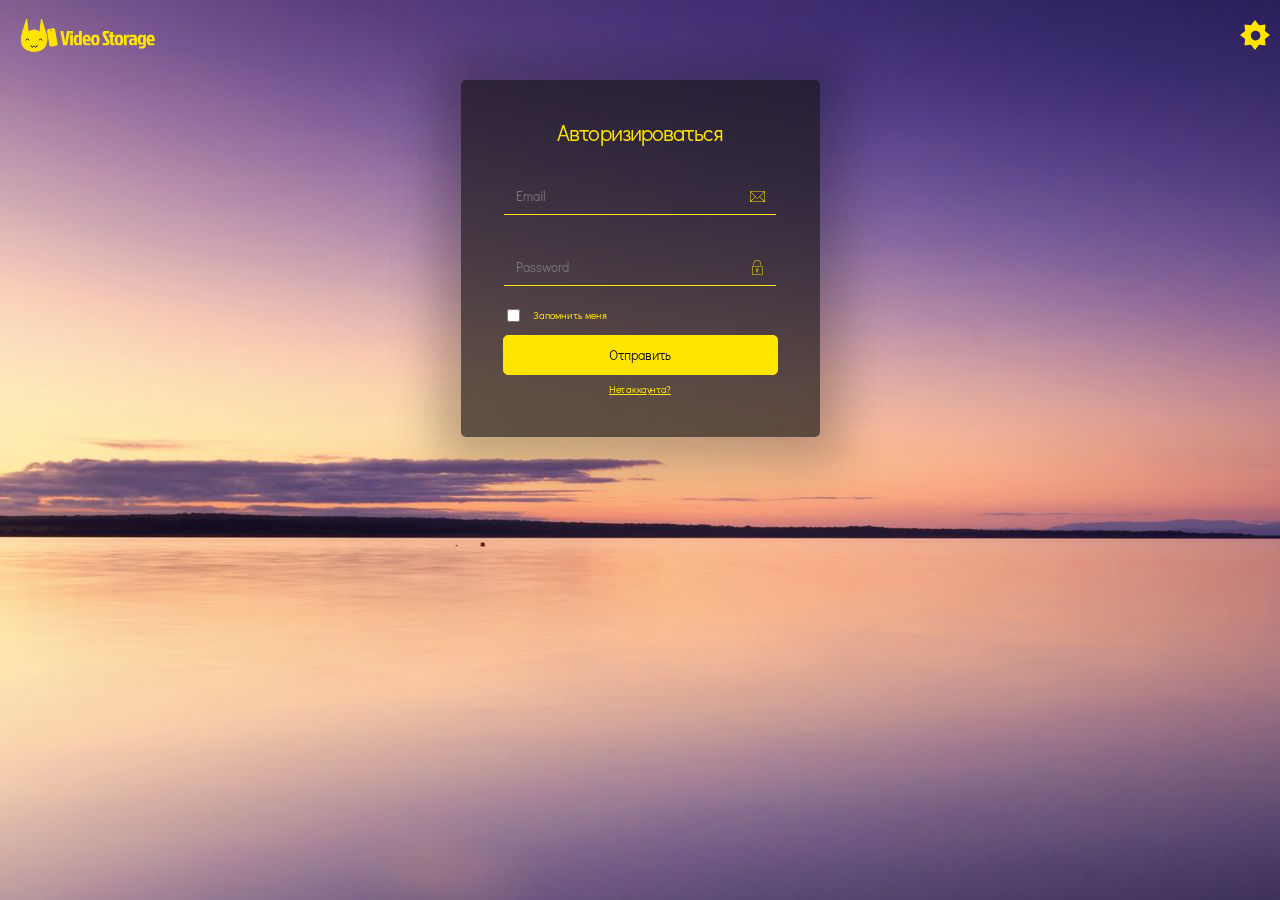
<file: verst06/login.html>
<!doctype html>
<html lang="ru">
<head>
  <meta charset="UTF-8">
  <meta name="viewport" content="width=device-width, user-scalable=no, initial-scale=1.0, maximum-scale=1.0, minimum-scale=1.0">
  <meta http-equiv="X-UA-Compatible" content="ie=edge">
  <link rel="preconnect" href="https://fonts.googleapis.com">
  <link rel="preconnect" href="https://fonts.gstatic.com" crossorigin>
  <link href="https://fonts.googleapis.com/css2?family=Didact+Gothic&family=Heebo:wght@400;700&family=Jockey+One&display=swap" rel="stylesheet">
  <title>Login</title>
  <link rel="stylesheet" href="reset.css">
  <link rel="stylesheet" href="style.css">
  <link rel="shortcut icon" href="images/logo.ico" type="image/x-icon">
</head>
<body class="logreg-body">
  <header>
    <div class="header wrapper flex">
      <div class="header__left-side">
        <a href="index.html"><div class="header__logo activating"></div></a>
      </div>

      <div class="header__right-side">
        <img src="images/settings.svg" alt="settings" class="header__settings activating">
      </div>
    </div>
  </header>

  <main class="logreg-main">
    <div class="wrapper flex">
      <div class="login">
        <form action="#" class="logreg-form">
          <h2 class="login__title">Авторизироваться</h2>
          <div class="logreg__input-box">
            <input type="text" class="login__place login__email email" required min="1">
            <label class="input__label">Email</label>
            <img src="images/reglog/mail.svg" alt="icon" class="reglog__input-img">
          </div>
          <div class="logreg__input-box">
            <input type="password" class="login__place login__password password" required min="1">
            <label class="input__label">Password</label>
            <img src="images/reglog/password.svg" alt="icon" class="reglog__input-img">
          </div>
          <div class="logreg__input-box flex align-items-center">
            <input type="checkbox" class="input-checkbox">
            <label class="input-checkbox__label">Запомнить меня</label>
          </div>
          <button type="submit" class="login__submit">Отправить</button>
          <a href="registration.html" class="reglog_a">Нет аккаунта?</a>
        </form>
      </div>
    </div>
  </main>
</body>
</html>
</file>
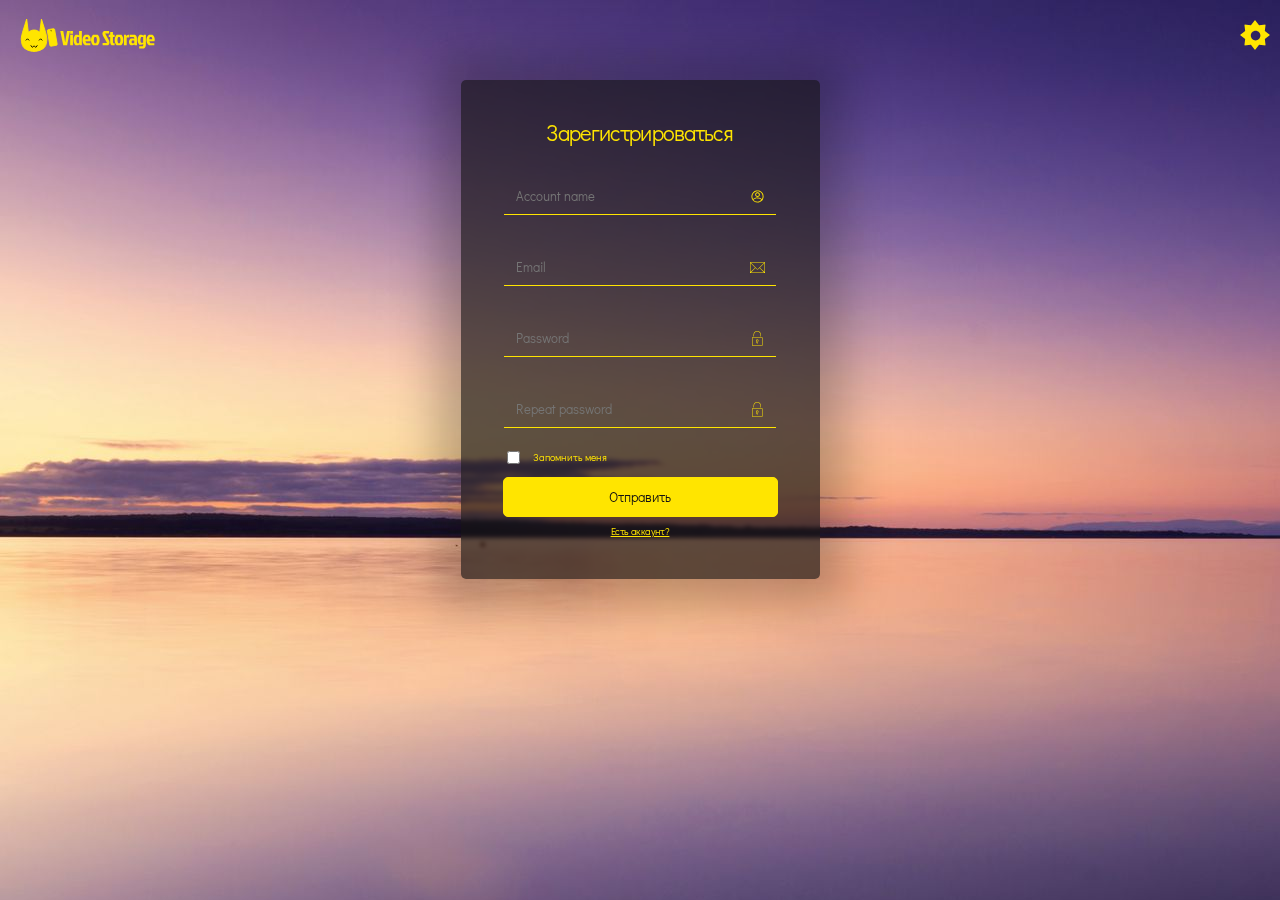
<file: verst06/registration.html>
<!doctype html>
<html lang="ru">
<head>
    <meta charset="UTF-8">
    <meta name="viewport" content="width=device-width, user-scalable=no, initial-scale=1.0, maximum-scale=1.0, minimum-scale=1.0">
    <meta http-equiv="X-UA-Compatible" content="ie=edge">
    <link rel="preconnect" href="https://fonts.googleapis.com">
    <link rel="preconnect" href="https://fonts.gstatic.com" crossorigin>
    <link href="https://fonts.googleapis.com/css2?family=Didact+Gothic&family=Heebo:wght@400;700&family=Jockey+One&display=swap" rel="stylesheet">
    <title>Regisration</title>
    <link rel="stylesheet" href="reset.css">
    <link rel="stylesheet" href="style.css">
    <link rel="shortcut icon" href="images/logo.ico" type="image/x-icon">
</head>
<body class="logreg-body">
<header>
    <div class="header wrapper flex">
        <div class="header__left-side">
            <a href="index.html"><div class="header__logo activating"></div></a>
        </div>

        <div class="header__right-side">
            <img src="images/settings.svg" alt="settings" class="header__settings activating">
        </div>
    </div>
</header>

<main>
    <div class="main wrapper flex">
        <div class="login">
            <form action="#" class="logreg-form">
                <h2 class="login__title">Зарегистрироваться</h2>
                <div class="logreg__input-box">
                    <input type="text" class="login__place login__password password" required min="1">
                    <label class="input__label">Account name</label>
                    <img src="images/reglog/account.svg" alt="icon" class="reglog__input-img">
                </div>
                <div class="logreg__input-box">
                    <input type="text" class="login__place login__email email" required min="1">
                    <label class="input__label">Email</label>
                    <img src="images/reglog/mail.svg" alt="icon" class="reglog__input-img">
                </div>
                <div class="logreg__input-box">
                    <input type="password" class="login__place login__password password" required min="1">
                    <label class="input__label">Password</label>
                    <img src="images/reglog/password.svg" alt="icon" class="reglog__input-img">
                </div>
                <div class="logreg__input-box">
                    <input type="password" class="login__place login__password password" required min="1">
                    <label class="input__label">Repeat password</label>
                    <img src="images/reglog/password.svg" alt="icon" class="reglog__input-img">
                </div>
                <div class="logreg__input-box flex align-items-center">
                    <input type="checkbox" class="input-checkbox">
                    <label class="input-checkbox__label">Запомнить меня</label>
                </div>
                <button type="submit" class="login__submit">Отправить</button>
                <a href="login.html" class="reglog_a">Есть аккаунт?</a>
            </form>
        </div>
    </div>
</main>
</body>
</html>
</file>
<file: verst01/null.css>
html,body,div,span,applet,object,iframe,h1,h2,h3,h4,h5,h6,p,blockquote,pre,a,abbr,acronym,address,big,cite,code,del,dfn,em,img,ins,kbd,q,s,samp,small,strike,strong,sub,sup,tt,var,b,u,i,center,dl,dt,dd,ol,ul,li,fieldset,form,label,legend,table,caption,tbody,tfoot,thead,tr,th,td,article,aside,canvas,details,embed,figure,figcaption,footer,header,hgroup,menu,nav,output,ruby,section,summary,time,mark,audio,video{margin:0;padding:0;border:0;font-size:100%;font:inherit;vertical-align:baseline}
article,aside,details,figcaption,figure,footer,header,hgroup,menu,nav,section{display:block}
html{height:100%}
body{line-height:1}
ol,ul{list-style:none}
blockquote,q{quotes:none}
blockquote:before,blockquote:after,q:before,q:after{content:'';content:none}
table{border-collapse:collapse;border-spacing:0}
</file>
<file: verst01/style.css>
body {
    margin: 0;
}

h1, h2, h3, h4, p {
    margin: 0;
}

a {
    text-decoration: none;
    color: #000;
}

a:hover {
    text-decoration: underline;
}

.txt-white {
    color: #fff;
}

.oxygen {
    font-family: "Oxygen", sans-serif;
}

.lora {
    font-family: "Lora", sans-serif;
}

header {
    padding: 1px 0 157px 0;
    background: url(images/header/header-image.png);
    background-repeat: no-repeat;
    background-size: cover;
}

.wrapper {
    width: 940px;
    margin: 0 auto;
}

.header__upper {
    display: flex;
    justify-content: space-between;
    margin-top: 20px;
}

@media screen and (max-width:900px) {
    /* header-adaptive */
    .header__upper {
        justify-content: normal;
    }

    .header__upper h3 {
        margin-right: 20px;
    }
    /*  -------------  */

    .main__nav {
        flex-direction: column;
        text-align: center;
    }
}

.header__upper h3 {
    font-size: 26px;
    font-weight: 400;
}

.header__nav {
    display: flex;
    align-self: center;
    font-size: 12px;
    gap: 41px;
}

.header__nav-item {
    color: #fff;
}

.title {
    line-height: 51px;
    text-align: center;
    letter-spacing: 2px;
}

.header__title {
    margin-top: 131px;
}

.header__title h2 {
    font-weight: 400;
    font-size: 50px;
}

.header__title p {
    margin-top: 20px;
    font-weight: 400;
    font-size: 17px;
    color: rgba(255, 255, 255, 0.63);
}

.header__title a {
    margin-top: 30px;
    color: #fff;
    padding: 12px 31px 12px 31px;
    background: #DD783F;
    border-radius: 3px;
    font-size: 13px;
}

.header__title a:hover {
    text-decoration: underline;
}

.main__nav {
    display: flex;
    gap: 91px;
    padding: 22px 0 22px 0;
}

.main__nav a {
    font-size: 14px;
}

main {
    padding-top: 1px;
    background: #F7F7F7;
}

.main__title {
    margin: 60px 0 22px 0;
}

.m-title {
    font-family: 'Oxygen', sans-serif;
    font-style: normal;
    font-weight: 400;
    font-size: 20px;
    text-align: center;
    letter-spacing: 2px;
    color: #2E2E2E;
}

.m-title:after {
    content: '';
    position: absolute;
    left: 50%;
    margin: 30px 0 0 -94px;
    width: 188px;
    height: 1px;
    background-color: #000;
}

.main__pictire {
    position: relative;
}

.main__two-pictures {
    display: flex;
    justify-content: space-between;
}

.main__two-pictures h3 {
    position: absolute;
}

.main__two-pictures-content {
    width: 460px;
    height: 280px;
}
</file>
<file: verst02/null.css>
html,body,div,span,applet,object,iframe,h1,h2,h3,h4,h5,h6,p,blockquote,pre,a,abbr,acronym,address,big,cite,code,del,dfn,em,img,ins,kbd,q,s,samp,small,strike,strong,sub,sup,tt,var,b,u,i,center,dl,dt,dd,ol,ul,li,fieldset,form,label,legend,table,caption,tbody,tfoot,thead,tr,th,td,article,aside,canvas,details,embed,figure,figcaption,footer,header,hgroup,menu,nav,output,ruby,section,summary,time,mark,audio,video{margin:0;padding:0;border:0;font-size:100%;font:inherit;vertical-align:baseline}
article,aside,details,figcaption,figure,footer,header,hgroup,menu,nav,section{display:block}
html{height:100%}
body{line-height:1}
ol,ul{list-style:none}
blockquote,q{quotes:none}
blockquote:before,blockquote:after,q:before,q:after{content:'';content:none}
table{border-collapse:collapse;border-spacing:0}
</file>
<file: verst02/style.css>
body {
    margin: 0;
    width: 100%;
}

h1, h2, h3, h4, p {
    margin: 0;
}

header {
    display: flex;
    justify-content: space-around;
    padding: 35px 0 35px 0;
}

a {
    text-decoration: none;
}

a:hover {
    text-decoration: underline;
}

.company-name {
    font-family: 'Poppins', sans-serif;
    font-size: 1.5em;
    font-weight: 400;
}

.company-name span {
    font-weight: 700;
}

nav {
    display: flex;
    gap: 32px;
}

.header__nav-item {
    font-family: 'Poppins', sans-serif;
    font-weight: 400;
    font-size: 15px;
    line-height: 24px;
    color: #1B1A1A;
    align-self: center;
}

.header__rounded-link {
    align-self: center;
    font-family: 'Poppins', sans-serif;
    font-weight: 400;
    font-size: 16px;
    line-height: 24px;
    letter-spacing: 0.4px;
    color: #FFFFFF;
    padding: 11px 20px 11px 20px;
    border-radius: 14px;
    background-color: #1B1A1A;
}

.company-knowledge {
    background-color: #ECE7E4;
    width: 1440px;
    margin: 0 auto;
}

.company-knowledge__content {
    display: flex;
}

.company-knowledge__title-block {
    width: 509px;
    margin: 0 auto;
}

.company-knowledge__company-name {
    font-family: 'Poppins', sans-serif;
    font-style: normal;
    font-weight: 400;
    font-size: 14px;
    line-height: 20px;
    letter-spacing: 2px;
    text-transform: uppercase;
    color: #645C55;
    margin-top: 137px;
}

.company-knowledge__title {
    font-family: 'Poppins', sans-serif;
    font-style: normal;
    font-weight: 400;
    font-size: 64px;
    line-height: 70px;
    color: #1B1A1A;
    margin-top: 20px;
}

.company-knowledge__subtitle {
    font-family: 'Poppins', sans-serif;
    font-style: normal;
    font-weight: 400;
    font-size: 16px;
    line-height: 24px;
    color: #403E3B;
    margin-top: 18px;
}

.company-knowledge__readmore {
    display: block;
    font-family: 'Poppins', sans-serif;
    font-style: normal;
    font-weight: 400;
    font-size: 16px;
    line-height: 24px;
    letter-spacing: 0.4px;
    color: #1B1A1A;
    margin-top: 41px;
    margin-left: 14px;
}

.our-firm {
    display: flex;
    width: 768px;
    margin: 0 auto;
    justify-content: space-between;
    margin-top: 96px;
    padding-bottom: 128px;
}

.our-firm__title {
    font-family: 'Poppins', sans-serif;
    font-style: normal;
    font-weight: 400;
    font-size: 32px;
    line-height: 38px;
    color: #403E3B;
    width: 134px;
}

.our-firm__text-block {
    display: flex;
    flex-direction: column;
    gap: 10px;
}

.our-form__text {
    font-family: 'Poppins', sans-serif;
    font-style: normal;
    font-weight: 400;
    font-size: 16px;
    line-height: 24px;
    color: #403E3B;
    width: 493px;
}

.our-firm__author {
    margin-top: 18px;
    display: flex;
}

.author__avatar {
    width: 84px;
    height: 84px;
    align-self: center;
}

.author__name-block {
    align-self: center;
    margin-left: 30px;
}

.author__name {
    font-family: 'Poppins', sans-serif;
    font-style: normal;
    font-weight: 400;
    font-size: 17px;
    line-height: 26px;
    color: #1B1A1A;
}

.author__post {
    font-family: 'Poppins', sans-serif;
    font-style: normal;
    font-weight: 400;
    font-size: 14px;
    line-height: 14px;
    color: #645C55;
}

.image-block {
    padding: 1px 0 300px 0;
}

#image-block1 {
    width: 100%;
    background: url("images/image-block/1.png");
    background-size: cover;
    background-repeat: no-repeat;
}

.image-block__content {
    width: 1290px;
    margin: 0 auto;
    margin-top: 266px;
}

.image-block__text {
    margin-left: 80%;
}

.image-block__title {
    font-family: 'Poppins', sans-serif;
    font-style: normal;
    font-weight: 400;
    font-size: 14px;
    line-height: 20px;
    letter-spacing: 2px;
    text-transform: uppercase;

    color: #403E3B;
}

.image-block__subtitle {
    font-family: 'Poppins', sans-serif;
    font-weight: 400;
    font-size: 16px;
    line-height: 24px;
    width: 285px;

    color: #645C55;
}

.our-procces__name {
    font-family: 'Poppins', sans-serif;
    font-style: normal;
    font-weight: 400;
    font-size: 14px;
    line-height: 20px;

    text-align: center;
    letter-spacing: 2px;
    text-transform: uppercase;
    margin-top: 100px;

    color: #645C55;
}

.our-procces__title {
    margin-top: 13px;
    font-family: 'Poppins', sans-serif;
    font-style: normal;
    font-weight: 400;
    font-size: 39px;
    line-height: 42px;
    text-align: center;

    color: #1B1A1A;
}

.our-procces__gallery {
    margin: 0 auto;
    width: 1200px;
    display: flex;
    justify-content: space-between;
    margin-top: 47px;
    padding-bottom: 110px;
}

.gallery__item {
    display: flex;
    flex-direction: column;
}

.gallery__svg {
    width: 117px;
    height: 102px;
    align-self: center;
}

.gallery__title {
    margin-top: 15px;
    font-family: 'Poppins', sans-serif;
    font-style: normal;
    font-weight: 400;
    font-size: 18px;
    line-height: 26px;
    text-align: center;

    color: #403E3B;
}

.gallery__subtitle {
    margin-top: 10px;
    font-family: 'Poppins', sans-serif;
    font-style: normal;
    font-weight: 400;
    font-size: 15px;
    line-height: 24px;
    text-align: center;
    width: 294px;

    color: #645C55;
}

#image-block2 {
    width: 100%;
    background: url("images/image-block/2.png");
    background-size: cover;
    background-repeat: no-repeat;
}

.customers {
    background: #403E3B;
    padding: 1px 0 100px 0;
}

.customers__content {
    width: 1168px;
    margin: 0 auto;
    display: flex;
    justify-content: space-between;
}

.customers__name {
    margin-top: 135px;
    font-family: 'Poppins', sans-serif;
    font-style: normal;
    font-weight: 400;
    font-size: 14px;
    line-height: 20px;
    letter-spacing: 2px;
    text-transform: uppercase;

    color: #ECE7E4;
}

.customers__title {
    font-family: 'Poppins', sans-serif;
    font-style: normal;
    font-weight: 400;
    font-size: 32px;
    line-height: 38px;
    color: #FFFFFF;
}

.customers__text {
    margin-top: 14px;
    font-family: 'Poppins', sans-serif;
    font-style: normal;
    font-weight: 400;
    font-size: 15px;
    line-height: 24px;
    width: 451px;

    color: #ECE7E4;
}

.customers_images {
    width: 352px;
    display: flex;
    flex-direction: column;
    gap: 96px;
    margin-top: 120px;
}

.images__block {
    display: flex;
    justify-content: space-between;
}

#image-block3 {
    width: 100%;
    background: url("images/image-block/3.png");
    background-size: cover;
    background-repeat: no-repeat;
}

.featured-projects {
    background: #F7F7F7;
    padding: 1px 0 111px 0;
}

.featured-projects__content {
    width: 1200px;
    margin: 0 auto;
}

.featured-projects__title {
    margin-top: 113px;
    font-family: 'Poppins', sans-serif;
    font-style: normal;
    font-weight: 400;
    font-size: 39px;
    line-height: 42px;
    color: #1B1A1A;
}

.featured-projects__subtitle {
    margin-top: 15px;
    font-family: 'Poppins', sans-serif;
    font-style: normal;
    font-weight: 400;
    font-size: 24px;
    line-height: 30px;
    width: 581px;
    color: #645C55;
}

.featured-projects__gallery {
    margin-top: 44px;
    display: flex;
    justify-content: space-between;
}

.featured-projects__view {
    font-family: 'Poppins', sans-serif;
    font-style: normal;
    font-weight: 400;
    font-size: 16px;
    line-height: 24px;
    display: block;
    margin-left: 45%;
    margin-top: 53px;
    letter-spacing: 0.4px;

    color: #1B1A1A;
}

.team {
    width: 1168px;
    margin: 0 auto;
    display: flex;
    justify-content: space-between;
    padding-bottom: 128px;
}

.team__title {
    margin-top: 96px;
    font-family: 'Poppins', sans-serif;
    font-style: normal;
    font-weight: 400;
    font-size: 32px;
    line-height: 38px;
    color: #403E3B;
}

.team__subtitle {
    margin-top: 14px;
    width: 358px;
    font-family: 'Poppins', sans-serif;
    font-style: normal;
    font-weight: 400;
    font-size: 15px;
    line-height: 24px;

    color: #645C55;
}

.team__see-team {
    display: block;
    margin-top: 41px;
    margin-left: 15px;
    font-family: 'Poppins', sans-serif;
    font-style: normal;
    font-weight: 400;
    font-size: 16px;
    line-height: 24px;
    letter-spacing: 0.4px;

    color: #1B1A1A;
}

.team__images {
    margin-top: 108px;
    display: flex;
    flex-direction: column;
    gap: 52px;
}

.team__images-block {
    display: flex;
    gap: 144px;
}

.team__images-item {
    display: flex;
    align-content: center;
}

.author {
    align-self: center;
    margin-left: 30px;
}

.get-in-touch {
    background: #CEC4BC;
    padding: 1px 0 117px 0;
}

.get-in-touch__content {
    width: 1168px;
    margin: 0 auto;
    margin-top: 100px;
    display: flex;
    justify-content: space-between;
}

.get-in-touch__title {
    font-family: 'Poppins', sans-serif;
    font-style: normal;
    font-weight: 400;
    font-size: 14px;
    line-height: 20px;
    letter-spacing: 2px;
    text-transform: uppercase;

    color: #645C55;
}

.get-in-touch__text {
    font-family: 'Poppins', sans-serif;
    font-style: normal;
    font-weight: 400;
    font-size: 40px;
    line-height: 42px;
    width: 589px;
    color: #1B1A1A;
}

.get-in-touch__button {
    align-self: center;
    font-family: 'Poppins', sans-serif;
    font-style: normal;
    font-weight: 400;
    font-size: 16px;
    line-height: 24px;

    letter-spacing: 0.4px;

    color: #1B1A1A;
}

footer {
    width: 1168px;
    margin: 0 auto;
    margin-top: 60px;
    display: flex;
    justify-content: space-between;
    padding-bottom: 60px;
}

.footer__powered {
    margin-top: 20px;
}

.footer__powered, .rights {
    font-family: 'Poppins', sans-serif;
    font-style: normal;
    font-weight: 400;
    font-size: 14px;
    line-height: 20px;

    color: #645C55;
}

.footer__image-block {
    display: flex;
    gap: 20px;
    align-self: flex-end;
}
</file>
<file: verst03/style.css>
* {
    margin: 0;
    padding: 0;
}

a {
    text-decoration: none;
}

.wrapper {
    max-width: 1200px;
    margin: 0 auto;
    padding: 0 20px 0 20px;
}

header {
    background-image: url("images/header/background.png");
    background-size: cover;
    background-repeat: no-repeat;
    background-position: center center;
    padding: 1px 0 243px 0;
}

.header__menu {
    display: flex;
    justify-content: space-between;
    margin-top: 44px;
    align-items: center;
}

.logo {
    display: flex;
    align-items: center;
    gap: 11px;
}

.logo__svg {
    width: 25px;
    height: 25px;
}

.logo__name {
    font-family: 'PT Sans', sans-serif;
    font-weight: 700;
    font-size: 16px;
    line-height: 21px;
    letter-spacing: 0.055em;
    text-transform: uppercase;
    color: #FFFFFF;
    width: 130px;
}

.nav {
    display: flex;
    gap: 51px;
}

.nav__item {
    display: block;
    font-family: 'PT Sans', sans-serif;
    font-style: normal;
    font-weight: 400;
    font-size: 15px;
    line-height: 19px;
    position: relative;
    color: #FFFFFF;
    width: 88px;
    text-align: center;
}

.nav__item:after {
    content: "";
    width: 100%;
    height: 1px;
    position: absolute;
    margin-left: auto;
    margin-right: auto;
    left: 0;
    right: 0;
    top: 19px;
    margin-top: 5px;
    background-color: rgba(255, 255, 255, 0.21);
    opacity: 0;
    transition: 200ms;
}

.nav__item:hover.nav__item:after {
    opacity: 1;
    transition: 200ms;
}

.header__tel {
    display: flex;
    align-items: center;
    gap: 27px;
}

.header__telephone {
    font-family: 'PT Sans', sans-serif;
    font-style: normal;
    font-weight: 700;
    font-size: 14px;
    line-height: 18px;

    color: #FFFFFF;
}

.header__telephone:hover {
    text-decoration: underline;
}

.header__call {
    font-family: 'PT Sans', sans-serif;
    font-style: normal;
    font-weight: 400;
    font-size: 14px;
    line-height: 18px;
    color: #FFFFFF;
    padding: 8px 0 8px 0;
    width: 154px;
    text-align: center;
    border: 1px solid #FFFFFF;
    border-radius: 4px;
    transition: 200ms;
    min-width: 118px;
}

.header__call:hover {
    background-color: #fff;
    color: #000;
    transition: 200ms;
}

.header__title {
    margin-top: 165px;
}

.big-title__h1 {
    font-family: 'PT Sans', sans-serif;
    font-style: normal;
    font-weight: 700;
    font-size: 50px;
    line-height: 65px;
    max-width: 556px;
    margin: 0 auto;
    text-align: center;

    color: #FFFFFF;
}

.big-title__subtitle {
    max-width: 462px;
    margin: 0 auto;
    font-family: 'PT Sans', sans-serif;
    font-style: normal;
    font-weight: 400;
    font-size: 17px;
    line-height: 22px;
    text-align: center;
    letter-spacing: 0.05em;

    color: #FFFFFF;
}

.a-center {
    display: flex;
    justify-content: center;
}

.header__get-application {
    font-family: 'PT Sans', sans-serif;
    font-style: normal;
    font-weight: 700;
    font-size: 18px;
    line-height: 23px;
    text-align: center;

    display: inline-block;

    color: #FFFFFF;
    padding: 16px 46px 16px 46px;
    background-color: #FF3465;
    border-radius: 10px;
    margin-top: 21px;
    border: 1px solid #FF3465;
    transition: 200ms;
}

.header__get-application:hover {
    background-color: transparent;
    transition: 200ms;
}

.main__directions {
    margin-top: 87px;
}

.title {
    font-family: 'PT Sans', sans-serif;
    font-style: normal;
    font-weight: 700;
    font-size: 38px;
    line-height: 49px;
    text-align: center;

    color: #273456;
}

.directions__gallery {
    display: flex;
    justify-content: space-between;
    margin-top: 61px;
}

.card {
    box-shadow: 0 17px 50px rgba(32, 40, 69, 0.14);
    border-radius: 15px;
    padding-bottom: 40px;
    transition: 200ms;
    cursor: pointer;
    display: inline-block;
}

.card:hover {
    transform: scale(105%);
    transition: 200ms;
}

.card__img {
    width: 100%;
}

.card__wrapper {
    width: 207px;
    margin: 0 auto;
}

.card__place {
    font-family: 'PT Sans', sans-serif;
    font-style: normal;
    font-weight: 700;
    font-size: 20px;
    line-height: 26px;
    margin-top: 23px;

    color: #273456;
}

.card__date {
    font-family: 'PT Sans', sans-serif;
    font-style: normal;
    font-weight: 400;
    font-size: 14px;
    line-height: 18px;
    margin-top: 4px;

    color: #FF3465;
}

.card__conditions {
    margin-top: 17px;
    display: flex;
    flex-wrap: wrap;
    gap: 5px;
}

.card__condition {
    padding: 3px 13px 3px 13px;
    font-family: 'PT Sans', sans-serif;
    font-style: normal;
    font-weight: 400;
    font-size: 13px;
    line-height: 17px;
    text-align: center;

    margin-top: 2px;

    color: #FFFFFF;

    background-color: #297FFF;
    border-radius: 30px;
}

.main__view {
    margin-top: 63px;
    font-family: 'PT Sans', sans-serif;
    font-style: normal;
    font-weight: 700;
    font-size: 15px;
    line-height: 19px;
    text-align: center;
    width: 237px;
    padding: 18px 0 18px 0;
    border: 1px solid #FF3465;
    border-radius: 10px;
    transition: 200ms;
    color: #FF3465;
}

.main__view:hover {
    background-color: #FF3465;
    color: #fff;
    transition: 200ms;
}

.about-us__title {
    margin-top: 87px;
}

.about-us__block {
    display: flex;
    gap: 43px;
    margin: 0 auto;
    margin-top: 64px;
}

.about-us__img {
    border-radius: 0 40px 20px;
    max-width: 585px;
}

.about-us__h3 {
    font-family: 'PT Sans', sans-serif;
    font-style: normal;
    font-weight: 700;
    font-size: 20px;
    line-height: 26px;

    color: #273456;
}

.about-us__text-block {
    max-height: 284px;
    max-width: 572px;
}

.about-us__text {
    font-family: 'PT Sans', sans-serif;
    font-style: normal;
    font-weight: 400;
    font-size: 16px;
    line-height: 23px;
    margin-top: 21px;
    color: #000000;
    max-height: 284px;
    max-width: 572px;
}

.contacts__title {
    margin-top: 72px;
}

.contacts__card {
    margin: 0 auto;
    margin-top: 72px;
    box-shadow: 0 17px 50px rgba(32, 40, 69, 0.14);
    border-radius: 20px;
    max-width: 601px;
    padding-top: 58px;
    padding-bottom: 97px;
    margin-bottom: 112px;
}

.contacts__subtitle {
    font-family: 'PT Sans', sans-serif;
    font-style: normal;
    font-weight: 700;
    font-size: 20px;
    line-height: 26px;
    max-width: 367px;
    margin: 0 auto;
    text-align: center;

    color: #273456;
}

.contacts__form {
    margin-top: 37px;
    display: flex;
    flex-direction: column;
    gap: 15px;
}

.contacts__input {
    display: block;
    min-width: 473px;
    padding: 20px 0 20px 20px;
    border: 1px solid rgba(39, 52, 86, 0.26);
    border-radius: 5px;
    margin: 0 auto;
    font-family: 'PT Sans', sans-serif;
    font-style: normal;
    font-weight: 400;
    font-size: 16px;
    line-height: 21px;
}

.contacts__input[type="submit"] {
    min-width: 495px;
    background: #FF3465;
    border-radius: 10px;
    font-family: 'PT Sans', sans-serif;
    font-style: normal;
    font-weight: 700;
    font-size: 18px;
    line-height: 23px;
    text-align: center;

    color: #FFFFFF;
    transition: 200ms;
}

.contacts__input[type="submit"]:hover {
    background-color: #fff;
    color: #000;
    transition: 200ms;
}

.rights {
    margin-bottom: 112px;
    font-family: 'PT Sans', sans-serif;
    font-style: normal;
    font-weight: 400;
    font-size: 15px;
    line-height: 19px;
    text-align: center;

    color: rgba(41, 56, 111, 0.66);
}

.burger {
    display: none;
}

.burger__menu {
    display: none;
}

@media (max-width: 1200px) {
    .header__telephone {
        display: none;
    }
    .about-us__img {
        max-width: 600px;
        height: 369px;
        margin: 0 auto;
    }
    .about-us__text-block {
        width: 600px;
        margin: 0 auto;
    }
    .about-us__h3 {
        text-align: center;
    }
    .directions__gallery {
        max-width: 600px;
        flex-wrap: wrap;
        margin: 0 auto;
    }
    .card {
        margin-top: 40px;
    }
    .about-us__block {
        flex-direction: column;
    }
    .about-us__img {
        margin-top: 20px;
    }
}

@media (max-width: 900px) {
    .nav {
        display: none;
    }
    .header__tel {
        display: none;
    }
    .burger {
        display: block;
        position: relative;
        background-image: url("images/burger.svg");
        width: 35px;
        height: 35px;
    }
    .burger__menu {
        margin-top: 35px;
        margin-left: auto;
        margin-right: auto;
        left: 0;
        right: 0;
        position: absolute;
    }
    .active > * {
        display: block;
        position: absolute;
    }
    .burger__item {
        display: block;
        font-family: 'PT Sans', sans-serif;
        font-style: normal;
        font-weight: 400;
        font-size: 15px;
        line-height: 19px;
        text-align: center;
        color: #000;
        width: 140px;
        background-color: #fff;
    }
    .burger__item:hover {
        background-color: #000;
        color: #fff;
    }
    .burger__item:hover .burger__menu {
        display: block;
    }
}

@media (max-width: 600px) {
    .directions__gallery {
        margin: 0 auto;
    }
    .about-us__img {
    }
    .about-us__block {
        margin: 0 auto;
    }
    .about-us__text-block {
        margin: 0 auto;
    }
    .about-us__text {
        margin: 0 auto;
    }
}
</file>
<file: verst04/style.css>
* {
    margin: 0;
    padding: 0;
}

.wrapper {
    max-width: 1200px;
    margin: 0 auto;
    padding: 0 20px 0 20px;
}

.header {
    background-image: url("images/main-background.png");
    background-size: cover;
    background-repeat: no-repeat;
    background-position: center center;
    padding-top: 1px;
    padding-bottom: 400px;
}

.header__content {
    margin-top: 20px;
}

.header__menu {
    display: flex;
    justify-content: space-between;
}

.header__search {
    background-image: url("images/search.svg");
    background-repeat: no-repeat;
    background-position: 20px;
    width: 450px;
    height: 60px;
    padding-left: 50px;
    border: 3px solid #FFE500;
    border-radius: 4px;
    background-color: unset;
    color: #FFE500;
    font-size: 24px;
    font-family: "Pontano Sans", sans-serif;
    padding-right: 20px;
}

.user {
    display: flex;
    position: relative;
    align-items: center;
}

.user__avatar {
    width: 48px;
    height: 48px;
    display: block;
}

.user__avatar:hover {
    cursor: pointer;
}

.user__name {
    font-family: 'Pontano Sans', sans-serif;
    font-size: 24px;
    line-height: 31px;
    color: #FFE500;
    text-transform: uppercase;
    margin-left: 7px;
}

.user__name:hover {
    text-decoration: underline;
    cursor: pointer;
}

.user:after {
    content: "";
    position: absolute;
    left: 170px;
    border-top: 5px solid #FFE500;
    border-left: 5px solid #FFE500;
    transform: rotate(45deg);
}

.user__menu {
    display: none;
    position: absolute;
}

.user:hover .user__menu {
    display: block;
    left: 0;
    right: 0;
    margin-left: 0;
    margin-right: 0;
    top: 60px;
    background-color: #1F0268;
}

.menu__list {
    list-style: none;
}

.menu__item {
    display: flex;
    align-items: center;
    padding: 14px 0 14px 0;
    cursor: pointer;
}

.menu__item:hover {
    background-color: #17014F;
}

.menu__img {
    padding-left: 24px;
}

.menu__href {
    text-decoration: none;
    color: #fff;
    font-family: 'Pontano Sans', sans-serif;
    margin-left: 27px;
    font-size: 14px;
}

.header__title-block {
    margin-top: 130px;
}

.title-block__company-logo {
    display: block;
    margin: 0 auto;
}

.title-block__title {
    font-family: 'Reem Kufi', sans-serif;
    font-weight: 700;
    font-size: 48px;
    line-height: 72px;
    text-align: center;
    max-width: 563px;
    margin: 0 auto;
    margin-top: 16px;

    color: #FFE500;
}

.title-block__join-button {
    font-family: 'Reem Kufi', sans-serif;
    font-weight: 700;
    font-size: 43px;
    line-height: 64px;
    text-align: center;
    color: #FFE500;
    border: 5px solid #FFE500;
    border-radius: 8px;
    width: 301px;
    display: block;
    margin: 0 auto;
    margin-top: 88px;
    text-decoration: none;
    transition: 200ms;
}

.title-block__join-button:hover {
    background-color: #FFE500;
    transition: 200ms;
    color: #48267C;
}

.main__victories {
    margin-top: 44px;
    padding-bottom: 115px;
}

.victories__title {
    font-family: 'Reem Kufi', sans-serif;
    font-weight: 700;
    font-size: 59px;
    line-height: 88px;
    text-align: center;

    color: #48267C;
}

.victories__gallery {
    margin-top: 116px;
    justify-content: center;
    display: flex;
    gap: 255px;
}

.victories__gallery-title {
    max-width: 300px;
    margin: 0 auto;
    font-family: 'Reem Kufi', sans-serif;
    font-weight: 700;
    font-size: 43px;
    line-height: 64px;
    text-align: center;
    margin-top: 34px;
    color: #48267C;
}

.error {
    background: linear-gradient(90deg, #49267D 0%, #181C64 100%);
    padding-top: 1px;
    padding-bottom: 84px;
}

.error__title {
    font-family: 'Reem Kufi', sans-serif;
    font-weight: 700;
    font-size: 70px;
    line-height: 105px;
    text-align: center;
    margin-top: 83px;

    color: #FFE500;
}

.error__svg {
    display: block;
    margin: 0 auto;
    margin-top: 22px;
}

.error__subtitle {
    max-width: 771px;
    margin: 0 auto;
    font-family: 'Reem Kufi', sans-serif;
    font-weight: 700;
    font-size: 49px;
    line-height: 74px;
    text-align: center;
    margin-top: 34px;

    color: #FFE500;
}

.error__search {
    background-image: url("images/search.svg");
    background-repeat: no-repeat;
    background-position: 20px;
    width: 770px;
    height: 86px;
    padding-left: 50px;
    border: 3px solid #FFE500;
    border-radius: 7px 0;
    background-color: unset;
    color: #FFE500;
    font-size: 24px;
    font-family: "Pontano Sans", sans-serif;
    padding-right: 20px;
    display: block;
    margin: 0 auto;
    margin-top: 65px;
}

.main__forum {
    margin-top: 44px;
}

.forum__title {
    font-family: 'Reem Kufi', sans-serif;
    font-weight: 700;
    font-size: 59px;
    line-height: 88px;

    text-align: center;

    color: #48267C;
}

.forum__svg {
    display: block;
    margin: 0 auto;
    margin-top: 51px;
}

.forum__try-it {
    display: block;
    margin: 0 auto;
    margin-top: 75px;
    font-family: 'Reem Kufi', sans-serif;
    font-weight: 700;
    font-size: 43px;
    line-height: 64px;
    text-decoration: none;
    max-width: 301px;
    padding: 9px 0 9px 0;

    text-align: center;

    color: #48267C;

    border: 5px solid #48267C;
    border-radius: 8px;
    transition: 200ms;
}

.forum__try-it:hover {
    background-color: #48267C;
    transition: 200ms;
    color: #fff;
}

.main__hr {
    height: 3px;
    max-width: 1200px;
    margin: 0 auto;
    margin-top: 121px;
    background-color: #48267C;
}

.main__new-people {
    margin-top: 146px;
}

.new-people__title {
    font-family: 'Reem Kufi', sans-serif;
    font-weight: 700;
    font-size: 59px;
    line-height: 88px;

    text-align: center;

    color: #48267C;
}

.new-people__subtitle {
    font-family: 'Reem Kufi', sans-serif;
    font-weight: 400;
    font-size: 57px;
    line-height: 86px;
    text-align: center;

    color: #48267C;
}

.new-people__form {
    margin-top: 82px;
    display: flex;
    flex-direction: column;
    gap: 35px;
}

.new-people__form-item {
    width: 863px;
    margin: 0 auto;
    padding: 15px 0 15px 0;
    font-family: 'Reem Kufi', sans-serif;
    font-size: 48px;
    line-height: 72px;

    border: 7px solid #48267C;
    border-radius: 9px;

    color: #48267C;
}

.new-people__form-item[type="text"], .new-people__form-item[type="email"] {
    padding-left: 55px;
}

.new-people__form-item[type="submit"] {
    width: 930px;
    background-color: #48267C;
    color: #fff;
    transition: 200ms;
}

.new-people__form-item[type="submit"]:hover {
    background-color: unset;
    color: #48267C;
    transition: 200ms;
}

.footer {
    padding-bottom: 68px;
}

.footer__license-agreement {
    margin-top: 140px;
    font-family: 'Reem Kufi', sans-serif;
    font-weight: 400;
    font-size: 26px;
    line-height: 39px;
    text-align: center;

    color: #48267C;
}

@media (max-width: 950px) {
    .user:after {
        display: none;
    }
    .victories__gallery-svg {
        height: 110px;
        margin: 0 auto;
        display: block;
    }
    .victories__gallery-title {
        font-size: 2rem;
    }
    .error__search {
        width: 600px;
        height: 80px;
    }
    .main__hr {
        max-width: 500px;
    }
    .new-people__form-item {
        width: 600px;

        font-size: 2rem;
    }
    .new-people__form-item[type="submit"] {
        width: 670px;
    }
    .new-people__form-item[type="text"], .new-people__form-item[type="email"] {
        height: 50px;
    }
}

@media (max-width: 550px) {
    .header__menu {
        flex-direction: column;
        align-items: center;
        gap: 30px;
    }
    .header__search {
        width: 300px;
        order: 1;
    }
    .header__user {
        order: -1;
    }
    .title-block__company-logo {
        width: 320px;
    }
    .title-block__title {
        font-size: 2rem;
    }
    .main__hr {
        max-width: 300px;
    }
    .victories__title {
        font-size: 3rem;
    }
    .victories__gallery {
        gap: 40px;
    }
    .victories__gallery-svg {
        height: 70px;
        margin: 0 auto;
        display: block;
    }
    .victories__gallery-title {
        font-size: 1.5rem;
    }
    .error__title {
        font-size: 2rem;
    }
    .error__svg {
        width: 200px;
    }
    .error__subtitle {
        font-size: 2rem;
    }
    .error__search {
        width: 300px;
        height: 80px;
    }
    .forum__title {
        font-size: 2rem;
    }
    .forum__svg {
        max-width: 200px;
    }
    .forum__try-it {
        max-width: 200px;
    }
    .new-people__title {
        margin-top: -80px;
        font-size: 2rem;
    }
    .new-people__subtitle {
        font-size: 1.7rem;
    }
    .new-people__form-item {
        width: 300px;

        font-size: 2rem;
    }
    .new-people__form-item[type="submit"] {
        width: 370px;
    }
    .new-people__form-item[type="text"], .new-people__form-item[type="email"] {
        height: 50px;
    }
    .footer__license-agreement {
        font-size: 1rem;
    }
}
</file>
<file: verst05/style.css>
body {
    font-family: "Kreon", sans-serif;
}

* {
    margin: 0;
    padding: 0;
}

header {
    background-image: url("images/HEADER.png");
    background-size: cover;
    background-repeat: no-repeat;
    background-position: center center;
    padding-bottom: 18.875rem;
}

ul {
    list-style: none;
}

a {
    text-decoration: none;
    color: #fff;
}



.wrapper {
    max-width: 87.5rem;
    margin: 0 auto;
}

.header__content {
    padding-top: 40px;
}

.header__menu {
    display: flex;
    justify-content: space-between;
    align-items: center;
}

.header-menu__nav-ul {
    display: flex;
    gap: 2.8125rem;
}

.header-menu__nav-li {
    position: relative;
}

.header-menu__nav-li:after {
    position: absolute;
    margin-left: auto;
    margin-right: auto;
    left: 0;
    right: 0;
    top: 20px;
    content: "";
    width: 100%;
    height: 1px;
    background-color: #F2282A;
    box-shadow: 0 4px 4px rgba(0, 0, 0, 0.25);
    opacity: 0;
    transition: 200ms;
}

.header-menu__nav-li:hover.header-menu__nav-li:after {
    opacity: 1;
    transition: 200ms;
}

.header-menu__nav-a {
    font-weight: 700;
    font-size: 1rem;
    text-align: center;
    color: #FFFFFF;
}

.header-nav__contacts-button {
    font-weight: 700;
    font-size: 1.25rem;
    line-height: 1.5625rem;
    text-align: center;
    border: 3px solid #FFFFFF;
    border-radius: 10px;
    padding: 11px 0 11px 0;
    width: 14.375rem;
    transition: 200ms;
    color: #FFFFFF;
}

.header-nav__contacts-button:hover {
    background-color: #fff;
    color: #000;
    transition: 200ms;
}

.header__title-block {
    margin-top: 12.5rem;
    display: flex;
    flex-direction: column;
}

.title-block__title {
    font-weight: 700;
    font-size: 3.125rem;
    text-align: center;
    color: #FFFFFF;
}

.title-block__subtitle {
    font-weight: 700;
    font-size: 1.25rem;
    text-align: center;
    color: #FFFFFF;
}

.title-block__get-in {
    width: 14.375rem;
    padding: 11px 0 11px 0;
    border-radius: 10px;
    background-color: #F2282A;
    font-weight: 700;
    font-size: 1.25rem;
    text-align: center;
    border: 3px solid #F2282A;
    color: #FFFFFF;
    align-self: center;
    margin-top: 3.125rem;
    transition: 200ms;
}

.title-block__get-in:hover {
    background-color: unset;
    transition: 200ms;
}

.main__content-gray {
    background-color: #202020;
}

.service__title {
    padding-top: 4.375rem;
    font-weight: 700;
    font-size: 2.8125rem;
    line-height: 3.563rem;
    text-align: center;

    color: #FFFFFF;
}

.service__gallery-box {
    display: flex;
    flex-direction: column;
    gap: 7.875rem;
    margin-top: 4.813rem;
}

.gallery {
    display: flex;
    justify-content: space-between;
}

.gallery__item {
    max-width: 15.625rem;
}

.gallery__svg {
    display: block;
    margin: 0 auto;
    height: 6.313rem;
}

.gallery__title {
    font-weight: 700;
    font-size: 1rem;
    line-height: 1.25rem;
    text-align: center;
    margin-top: 1.25rem;

    color: #FFFFFF;
}

.main__team {
    margin-top: 4.813rem;
    border-left: 5px solid #F2282A;
    border-right: 5px solid #F2282A;
}

.team__content {
    display: flex;
    flex-direction: column;
    margin-top: 4.375rem;
}

.team__title {
    font-weight: 700;
    font-size: 2.813rem;

    text-align: center;
    color: #FFFFFF;
}

.team__block-container {
    align-self: center;
    margin-top: 3.563rem;
    display: flex;
    gap: 7.875rem;
}

.team__text {
    font-size: 1.438rem;
    line-height: 1.813rem;
    max-width: 37.438rem;

    color: #FFFFFF;
}

.team__team-block2-image {
    margin-top: 2.063rem;
}

.main__stocks {
    margin-top: 8.813rem;
    padding-bottom: 6.5rem;
}

.stocks__title {
    font-weight: 700;
    font-size: 2.813rem;
    text-align: center;

    color: #FFFFFF;
}

.stocks-gallery {
    display: flex;
    justify-content: space-between;
    margin-top: 4.375rem;
}

.stocks-gallery__item {
    border-radius: 15px;
    max-width: 25rem;

}

.stocks-gallery__img {
    box-shadow: 0 6px 8px rgba(0, 0, 0, 0.25);
    display: block;
}

.stocks__text-container {
    background: #E4E4E4;
    height: 15.5rem;
    display: flex;
    flex-direction: column;
    border-radius: 0 0 15px 15px;
    padding-top: 2.188rem;
}

.stocks__text {
    max-width: 19.688rem;
    margin: 0 auto;
    font-size: 1rem;
    line-height: 1.25rem;
    height: 6.5rem;

    color: #000000;
}

.stocks__button {
    margin: 0 auto;
    align-self: flex-end;
    font-weight: 700;
    font-size: 1.25rem;
    line-height: 1.563rem;
    text-align: center;
    background: #F2282A;
    border-radius: 10px;
    width: 19.688rem;
    padding: 11px 0 11px 0;
    color: #FFFFFF;
    margin-top: 34px;
    transition: 200ms;
    border: 3px solid #F2282A;
}

.stocks__button:hover {
    background-color: unset;
    transition: 200ms;
    color: #F2282A;
}

.form {
    background-image: url("images/background.png");
    background-repeat: no-repeat;
    background-position: center center;
    background-size: cover;
    padding-bottom: 9.438rem;
}

.form__content {
    padding-top: 3.563rem;
}

.form__title {
    font-weight: 700;
    font-size: 2.813rem;

    text-align: center;

    color: #FFFFFF;
}

.form__container {
    background: rgba(228, 228, 228, 0.4);
    backdrop-filter: blur(5.5px);
    border-radius: 15px;
    max-width: 31.25rem;
    margin: 0 auto;
    margin-top: 3.125rem;
}

.form__form {
    margin: 0 auto;
    display: flex;
    flex-direction: column;
    gap: 1.875rem;
    padding-top: 3.438rem;
    padding-bottom: 3.438rem;
}

::placeholder {
    color: rgba(228, 228, 228, 0.8);
}

.form__input {
    border: 3px solid #E4E4E4;
    border-radius: 10px;
    box-sizing: border-box;
    width: 25rem;
    padding: 23px 0 23px 11px;
    margin: 0 auto;
    display: block;
    background-color: unset;
    font-weight: 700;
    font-size: 1.25rem;
    line-height: 1.563rem;
    color: rgba(228, 228, 228, 0.8);
}

.form__input[type="submit"] {
    border: 3px solid #F2282A;
    background: #F2282A;
    border-radius: 10px;
    color: #fff;
    margin-top: 10px;
    transition: 200ms;
}

.form__input[type="submit"]:hover {
    border: 3px solid #F2282A;
    background: unset;
    border-radius: 10px;
    color: #fff;
    transition: 200ms;
}

.footer {
    background: #202020;
}

.footer__content {
    padding-top: 7.813rem;
    display: flex;
    justify-content: space-between;
    padding-bottom: 7.813rem;
}

.footer__left {
    display: flex;
    gap: 5rem;
}

.footer-company {
    display: flex;
    flex-direction: column;
    justify-content: center;
    align-items: center;
    gap: 39px;
}

.footer-company__img {
    width: 19.625rem;
}

.social-network {
    display: flex;
    align-items: center;
    justify-content: center;
    gap: 20px;
}

.footer-nav__ul {
    display: flex;
    justify-content: center;
    flex-direction: column;
    line-height: 3.125rem;
}

.footer-nav__li {
    font-size: 1.563rem;

    color: #FFFFFF;
}

.footer-place {
    text-align: right;
}

.footer-place__tel {
    font-weight: 700;
    font-size: 3.313rem;
    color: #FFFFFF;
}

.footer-place__place {
    max-width: 26.875rem;
    font-size: 25px;
    line-height: 38px;
    margin-top: 4rem;

    color: #FFFFFF;
}

.menu {
    display: none;
    background-image: url("images/hamburger-menu.svg");
    background-repeat: no-repeat;
    background-size: cover;
    background-position: center center;
    width: 46px;
    height: 47px;
    position: relative;
}

.menu__container {
    display: none;
    background-color: #1B1A1A;
    position: absolute;
    margin-left: 0;
    margin-right: 0;
    left: 0;
    right: 0;
    top: 47px;
    width: 150px;
}

.menu__item {
    padding: 10px 0 10px 0;
    text-align: center;
}

@media (max-width: 87.5rem) {
    .wrapper {
        padding-left: 20px;
        padding-right: 20px;
    }
}

@media (max-width: 80.313rem) {
    .stocks-gallery {
        flex-direction: column;
        justify-content: center;
        gap: 40px;
    }
    .stocks-gallery__item {
        margin: 0 auto;
    }
}

@media (max-width: 75rem) {
    .team__block-container {
        flex-direction: column;
        justify-content: center;
        align-items: center;
    }
}

@media (max-width: 62.5rem) {
    .header-menu__nav-ul {
        display: none;
    }
    .header-nav__contacts-button {
        display: none;
    }
    .menu {
        display: block;
        order: -1;
    }
    .header-menu__company-logo {
        order: 1;
    }
    .menu.enable .menu__container {
        display: block;
    }
    .menu__item:hover {
        background-color: #2E2E2E;
        cursor: pointer;
    }
    .footer__content {
        flex-direction: column;
        align-items: center;
        gap: 20px;
    }
    .footer-place {
        text-align: center;
    }
}

@media (max-width: 40.625rem) {
    .gallery {
        flex-wrap: wrap;
    }
    .team__block {
        align-self: center;
    }
    .team__team-block1-image {
        width: 300px;
    }
    .team__text {
        text-align: center;
    }
    .team__team-block2-image {
        display: block;
        margin: 0 auto;
        width: 500px;
    }
    .main__team {
        border: none;
    }
}

@media (max-width: 34.375rem) {
    .gallery {
        flex-direction: column;
        align-self: center;
        gap: 40px;
    }
    .team__team-block2-image {
        width: 400px;
    }
    .form__container {
        max-width: 300px;
    }
    .form__input {
        width: 270px;
    }
    .footer-nav {
        display: none;
    }
}

@media (max-width: 25rem) {
    .team__team-block2-image {
        width: 300px;
    }
    .stocks-gallery__item {
        max-width: 300px;
    }
    .stocks-gallery__img {
        width: 300px;
    }
    .stocks__text {
        max-width: 275px;
    }
    .stocks__button {
        width: 275px;
    }
}
</file>
<file: verst06/style.css>
:root {
    --vs-yellow: #FFE500;
    --vs-highlighted: #413c3c;
    --vs-background: #1F1D1D;
    --vs-russian-font: "Didact Gothic", sans-serif;
}
body {
    background-color: var(--vs-background);
}

.wrapper {
    max-width: 1870px;
    margin: 0 auto;
}

.flex {
    display: flex;
}

.align-items-center {
    display: flex;
    align-items: center;
}

.header {
    margin-top: 10px;
    justify-content: space-between;
}

.header__left-side {
    display: flex;
    justify-content: space-between;
    gap: 27px;
    align-items: center;
}

.header__menu {
    display: block;
    width: 40px;
    height: 40px;
    background-image: url("images/menu-button.svg");
    background-color: unset;
    border: none;
    border-radius: 100px;
    background-position: center center;
    background-repeat: no-repeat;
    transition: 200ms;
}

.header__menu:hover {
    background-color: var(--vs-highlighted);
    transition: 200ms;
    cursor: pointer;
}

.activating:active {
    transform: scale(95%);
    transition: 200ms;
}

.header__logo {
    padding: 5px 10px 5px 10px;
    background-image: url("images/logo.svg");
    background-position: center center;
    background-repeat: no-repeat;
    background-size: 135px 35px;
    width: 155px;
    height: 35px;
    transition: 200ms;
}

/*.header__logo:hover {*/
/*    background-color: var(--vs-highlighted);*/
/*    transition: 200ms;*/
/*    cursor: pointer;*/
/*}*/

.header__search {
    display: flex;
    justify-content: space-between;
    align-items: center;
    border: 1px solid var(--vs-yellow);
    border-radius: 37px;
    background-color: unset;
    font-family: var(--vs-russian-font);
    font-size: 15px;
    letter-spacing: -0.04em;
    width: 348px;
    color: rgba(255, 229, 0, 0.73);
}

.header__search-place {
    padding: 15px 20px 15px 20px;
    border: none;
    border-radius: 37px;
    background-color: unset;
    font-family: var(--vs-russian-font);;
    font-size: 15px;
    letter-spacing: -0.04em;
    width: 348px;
    color: var(--vs-yellow);
    outline:none;
}

.header__search-submit {
    position: relative;
    left: 1px;
    border: 1px solid var(--vs-yellow);
    border-radius: 70px 100px 100px 100px;
    transform: rotate(-45deg);
    background-color: unset;
    width: 60px;
    height: 52.6px;
    transition: 200ms;
}

.header__search-submit:hover {
    background-color: var(--vs-yellow);
    transition: 200ms;
}

.header__search-submit:hover.header__search-submit:before {
    background-image: url("images/search-black.svg");
    transition: 200ms;
}

.header__search-submit:active.header__search-submit:before {
    transform: scale(85%);
    transition: 200ms;
}

.header__search-submit:before {
    content: "";
    position: absolute;
    width: 20px;
    height: 20px;
    transform: rotate(45deg);
    top: 30%;
    left: 30%;
    background-image: url("images/search.svg");
    background-position: center center;
    background-repeat: no-repeat;
    transition: 200ms;
}

.header__right-side {
    display: flex;
    justify-content: space-between;
    gap: 16px;
    align-items: center;
}

.header__login {
    padding: 12px 20px 12px 20px;
    background: unset;
    border: 1px solid var(--vs-yellow);
    border-radius: 13px;
    text-align: center;
    font-family: var(--vs-russian-font);;
    font-size: 15px;
    letter-spacing: -0.04em;
    transition: 200ms;
    color: var(--vs-yellow);
}

.header__login:hover {
    background: var(--vs-yellow);
    color: #131212;
    transition: 200ms;
}

.header__registration {
    padding: 12px 20px 12px 20px;
    background: unset;
    border: 1px solid var(--vs-yellow);
    border-radius: 13px;
    text-align: center;
    font-family: var(--vs-russian-font);;
    font-size: 15px;
    letter-spacing: -0.04em;
    transition: 200ms;
    color: var(--vs-yellow);
}

.header__registration:hover {
    background: var(--vs-yellow);
    color: #131212;
    transition: 200ms;
}

.header__settings {
    border-radius: 60px;
    width: 30px;
    padding: 10px 10px;
    transition: 200ms;
}

.header__settings:hover {
    background-color: var(--vs-highlighted);
    transition: 200ms;
}

.sidebar {
    padding: 0 18px 0 18px;
    display: block;
}

.sidebar__block {
    border-top: 1px solid rgb(255, 229, 0);
    display: flex;
    flex-direction: column;
    gap: 12px;
    padding: 18px 0 18px 0;
}

.sidebar-case {
    display: flex;
    align-items: center;
    gap: 24px;
    padding: 9px 9px 9px 9px;
    transition: 200ms;
}

.sidebar-case:hover {
    background-color: var(--vs-highlighted);
    border-radius: 12px;
    transition: 200ms;
}

.sidebar-main-case__img {
    width: 30px;
}

.sidebar__title {
    font-family: var(--vs-russian-font);;
    font-size: 13px;
    letter-spacing: -0.04em;

    color: var(--vs-yellow);
}

.sidebar__text {
    font-family: var(--vs-russian-font);;
    font-size: 13px;
    line-height: 18px;
    letter-spacing: -0.04em;

    color: var(--vs-yellow);
}

.subscribes__status-block {
    display: flex;
    justify-content: space-between;
    gap: 6px;
    align-items: center;
}

.sidebar__show-all {
    border: none;
    background-color: unset;
    font-family: 'Jockey One', sans-serif;
    font-size: 10px;
    letter-spacing: -0.04em;
    display: block;
    color: var(--vs-yellow);
    transition: 200ms;
    padding: 10px 0 10px 0;
    border-radius: 10px;
}

.sidebar__show-all:hover {
    background-color: var(--vs-highlighted);
    transition: 200ms;
    text-decoration: underline;
}

.videos {
    display: flex;
    flex-wrap: wrap;
    gap: 40px;
    justify-content: space-evenly;
    margin-top: 20px;
    padding-bottom: 80px;
}

.video-block {
    width: 269px;
    height: 250px;
    padding: 10px;
    transition: 200ms;
    border-radius: 2px;
}

.video-block__a {
    height: 250px;
}

.video-block:hover {
    width: 269px;
    padding: 10px;
    background-color: var(--vs-highlighted);
    border-radius: 20px;
    transition: 200ms;
}

.avatar {
    width: 30px;
    height: 30px;
}

.video-block__name {
    font-family: 'Heebo', sans-serif;
    color: var(--vs-yellow);
}

.channel {
    font-family: 'Heebo', sans-serif;
    font-weight: 700;
    font-size: 15px;
    margin-top: 5px;
    letter-spacing: -0.04em;

    color: var(--vs-yellow);
}

.videos__channel-block {
    display: flex;
    align-items: center;
    gap: 4px;
}

.confirmed {
    height: 10px;
    width: 10px;

}

.videos__information {
    margin-top: 5px;
    display: flex;
    align-items: center;
    gap: 10px;
}

.video-block__statistic {
    display: flex;
    justify-content: space-between;
    margin-top: 7px;
}

.video-block__statistic * {
    font-family: 'Heebo', sans-serif;
    font-weight: 300;
    font-size: 9px;
    letter-spacing: -0.04em;

    color: var(--vs-yellow);
}

.able {
    display: block;
    transition: 200ms;
}

.disable {
    display: none;
    transition: 200ms;
}

.logreg-body {
    background-image: url("images/reglog/background.jpg");
    background-repeat: no-repeat;
    min-height: 98vh;
}

.logreg-main {
    display: flex;
    justify-content: center;
    align-content: center;
}

.login__title {
    text-align: center;
    font-family: var(--vs-russian-font);;
    font-size: 22px;
    letter-spacing: -0.04em;

    color: var(--vs-yellow);
}

.login {
    margin: auto;
    margin-top: 20px;
}

.logreg-form {
    background: rgba(19, 18, 18, 0.68);
    box-shadow: 0 0 46px 24px rgba(0, 0, 0, 0.25);
    backdrop-filter: blur(2px);
    border-radius: 5px;
    padding: 42px;
}

.logreg__input-box {
    position: relative;
}

.input__label {
    position: absolute;
    top: 25px;
    color: #757575;
    left: 13px;
    font-family: var(--vs-russian-font);;
    font-size: 13px;
    transition: 200ms;
    pointer-events: none;
}

.login__place:focus ~ label,
.login__place:valid ~ label{
    top: 0;
    transition: 200ms;
}

.input-checkbox {
    background-color: var(--vs-yellow);
    border: 1px solid var(--vs-yellow);
    border-radius: 5px;
}

.input-checkbox__label {
    font-family: var(--vs-russian-font);
    font-size: 10px;
    margin-left: 10px;
    color: var(--vs-yellow);
}

.login__place {
    position: relative;
    display: block;
    margin: 20px auto;
    width: 250px;
    height: 50px;
    background-color: unset;
    padding: 0 11px;
    font-family: var(--vs-russian-font);;
    font-size: 13px;
    letter-spacing: 0.1em;
    border: 0;
    border-bottom: 1px solid var(--vs-yellow);
    outline: 0;

    color: var(--vs-yellow);
}

.reglog__input-img {
    position: absolute;
    width: 15px;
    height: 15px;
    top: 25px;
    left: 90%;
    bottom: 0;
    pointer-events: none;
}

.login__submit {
    background-color: var(--vs-yellow);
    color: #131212;
    font-family: var(--vs-russian-font);;
    transition: 200ms;
    margin-top: 10px;
    width: 275px;
    height: 40px;
    border: 1px solid var(--vs-yellow);
    border-radius: 5px;
}

.login__submit:hover {
    background-color: unset;
    transition: 200ms;
    color: var(--vs-yellow);
}

.reglog_a {
    display: block;
    text-align: center;
    font-family: var(--vs-russian-font);
    font-size: 10px;
    letter-spacing: -0.04em;
    text-decoration-line: underline;
    margin-top: 10px;

    color: var(--vs-yellow);
}

.fixed {
    position: fixed;
}

.sticky {
    position: sticky;
}

.footer-nav {
    width: 100%;
    height: 5vh;
    background: var(--vs-background);
    border-top: 2px solid var(--vs-highlighted);
    justify-content: space-evenly;
    align-items: center;
    gap: 20px;
    display: none;
}

.footer__footer-nav {
    bottom: 0;
}

.footer-nav__svg-logo {
    display: none;
}

@media (max-width: 950px) {
    .header__registration {
        display: none;
    }

    .sidebar {
        display: none;
    }

    .header__menu {
        display: none;
    }

    .footer-nav {
        display: flex;
    }

    .footer-nav__svg {
        width: 20px;
    }

    .footer-nav__svg-logo {
        width: 100px;
    }
    .header__logo {
        padding: 5px 10px 5px 10px;
        background-image: url("images/mini-logo.svg");
        background-position: center center;
        background-repeat: no-repeat;
        background-size: 35px 35px;
        width: 35px;
        height: 35px;
        transition: 200ms;
    }
}

@media (max-width: 590px) {
    .header__login {
        display: none;
    }
    .header__search-submit {
        display: none;
    }
    .header__search {
        width: 300px;
    }
}

@media (max-width: 410px) {
    .header__settings {
        display: none;
    }
    .login {
        width: 270px;
    }

    .login__place {
        width: 90%;
    }

    .login__submit {
        width: 100%;
    }

    .header__search {
        width: 225px;
    }
}
</file>
